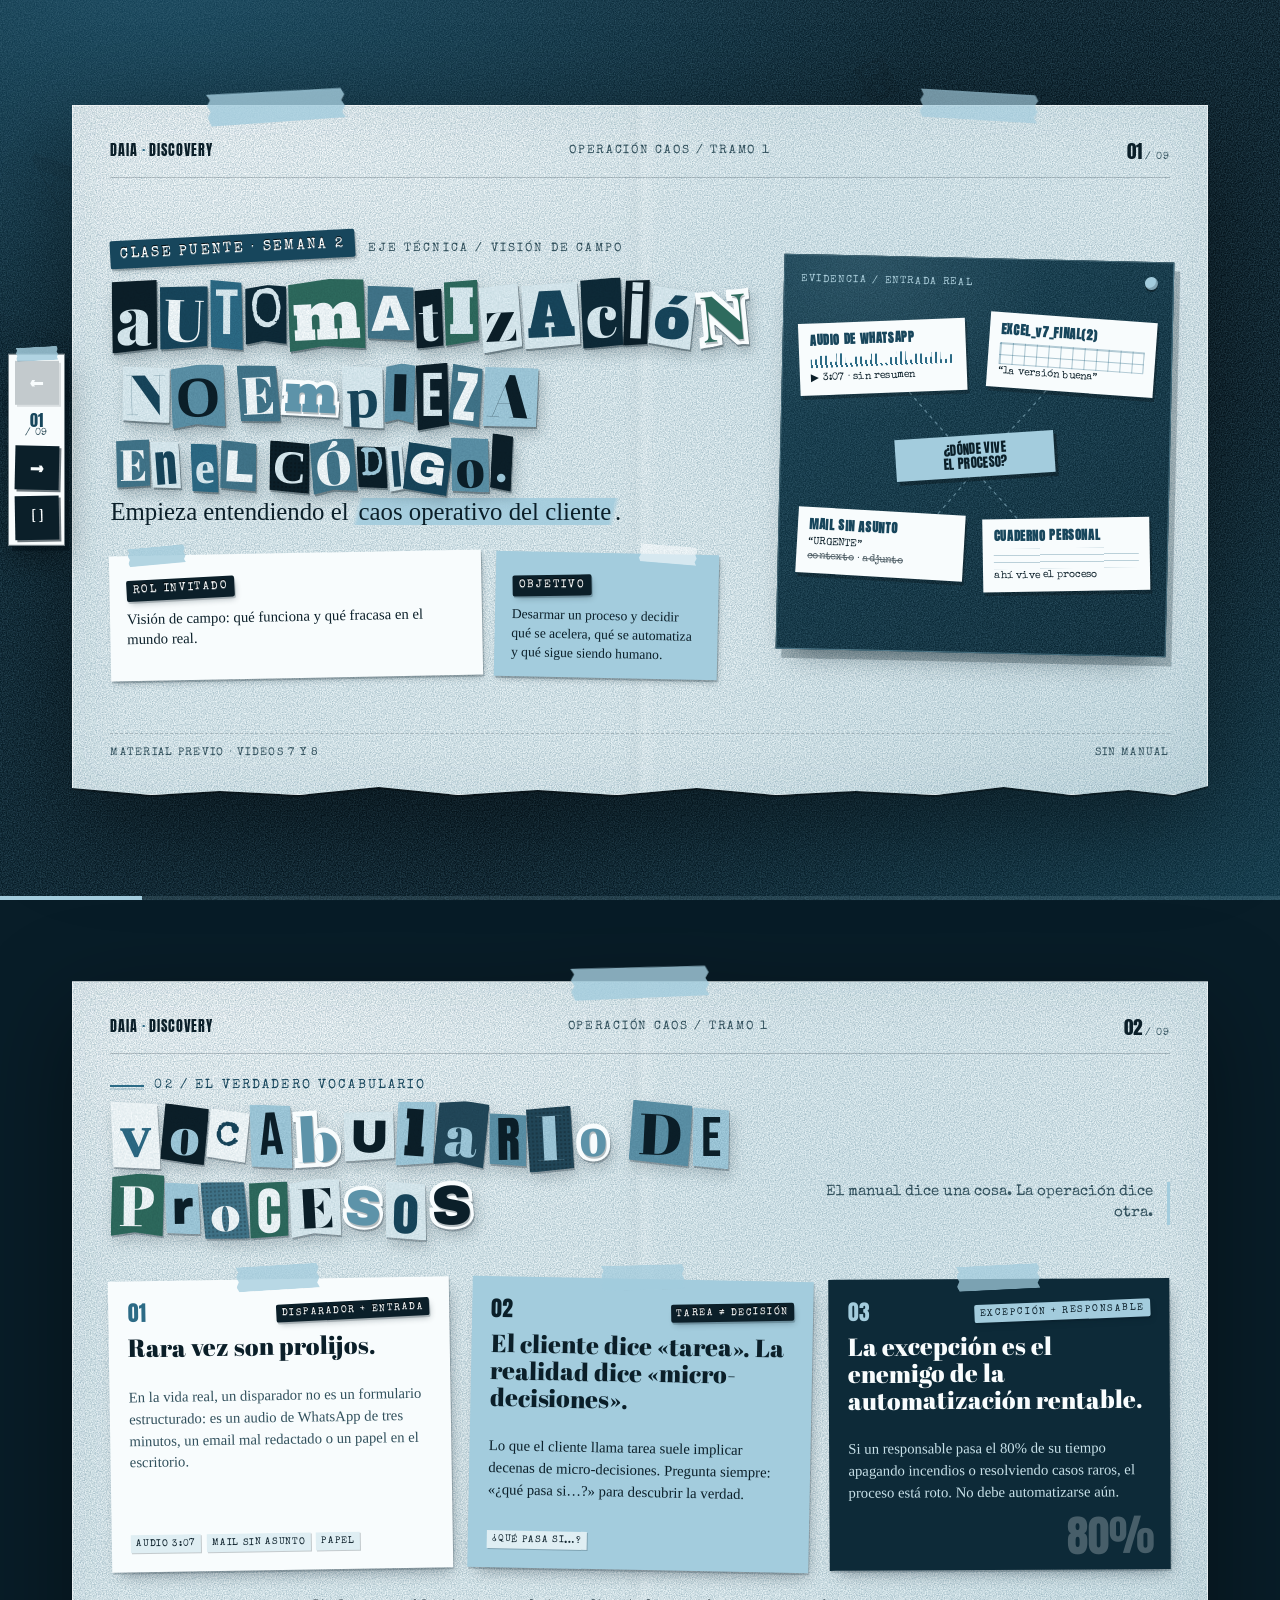
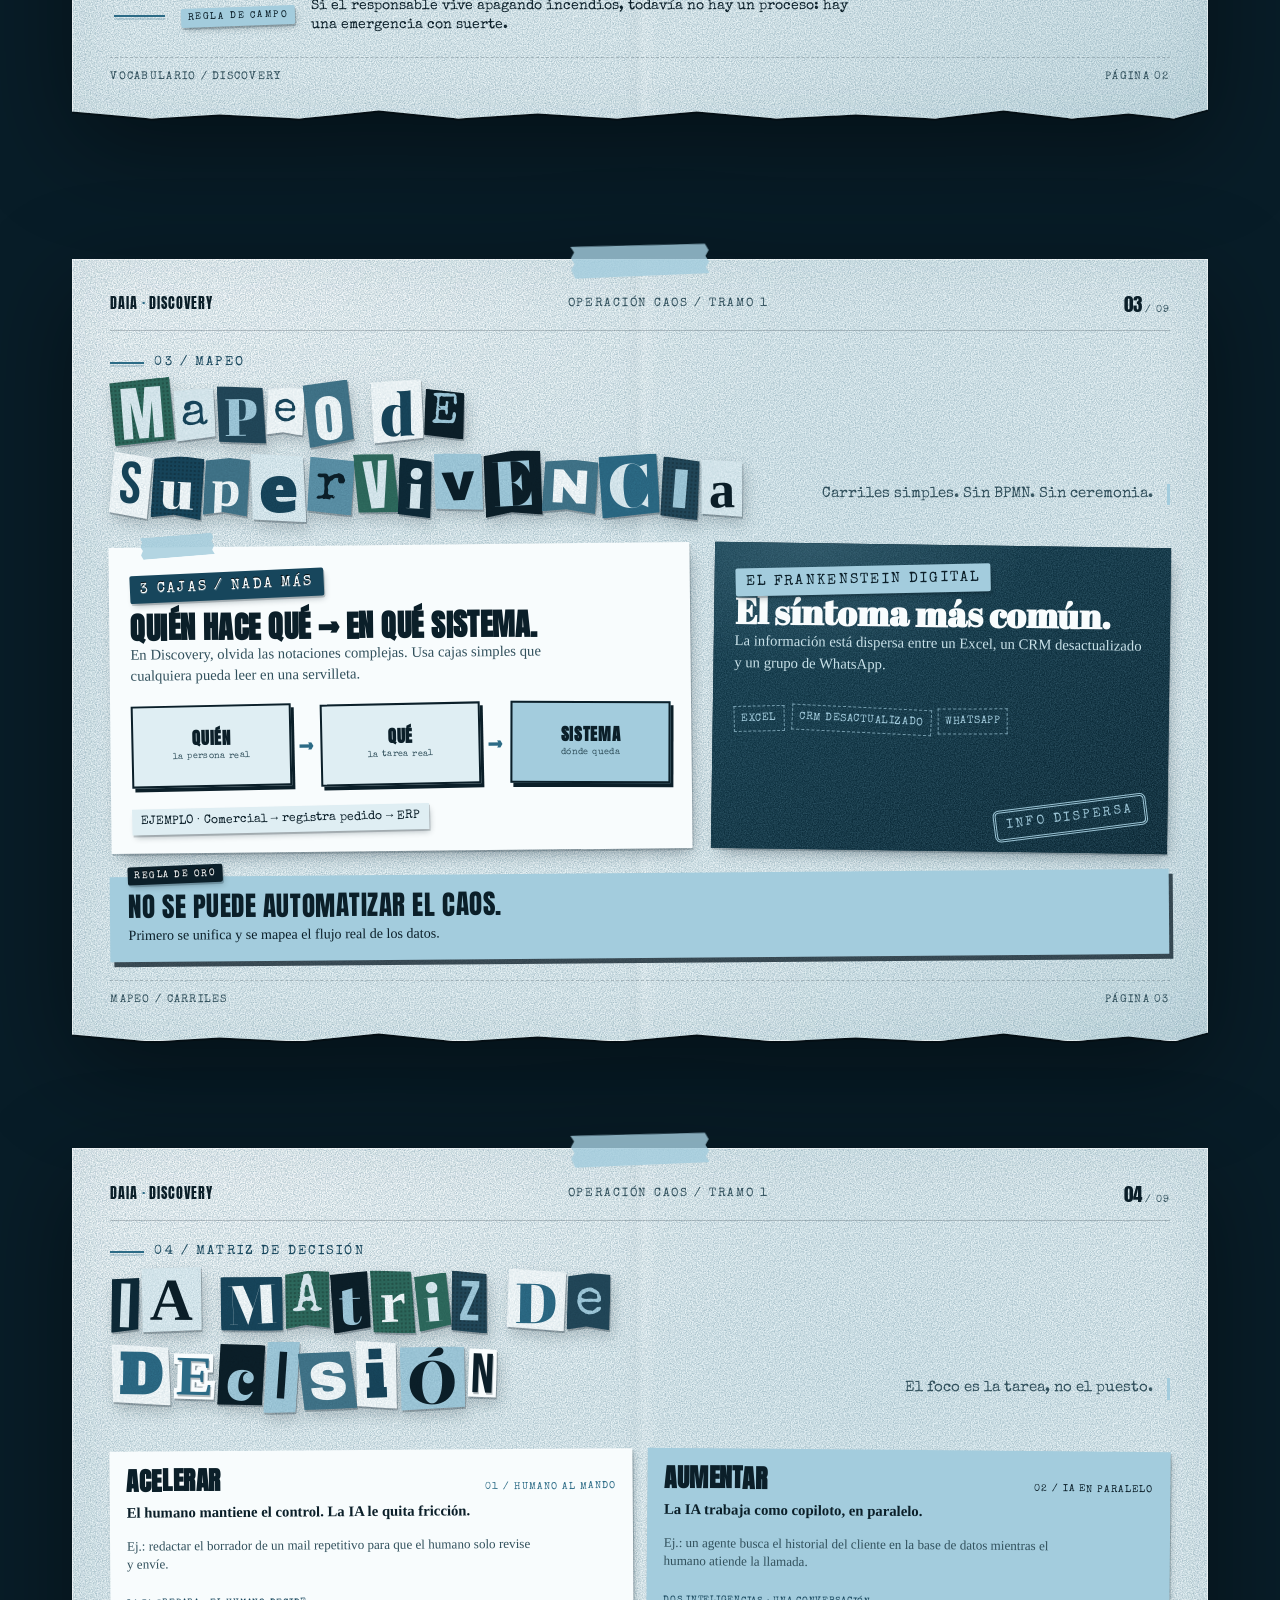
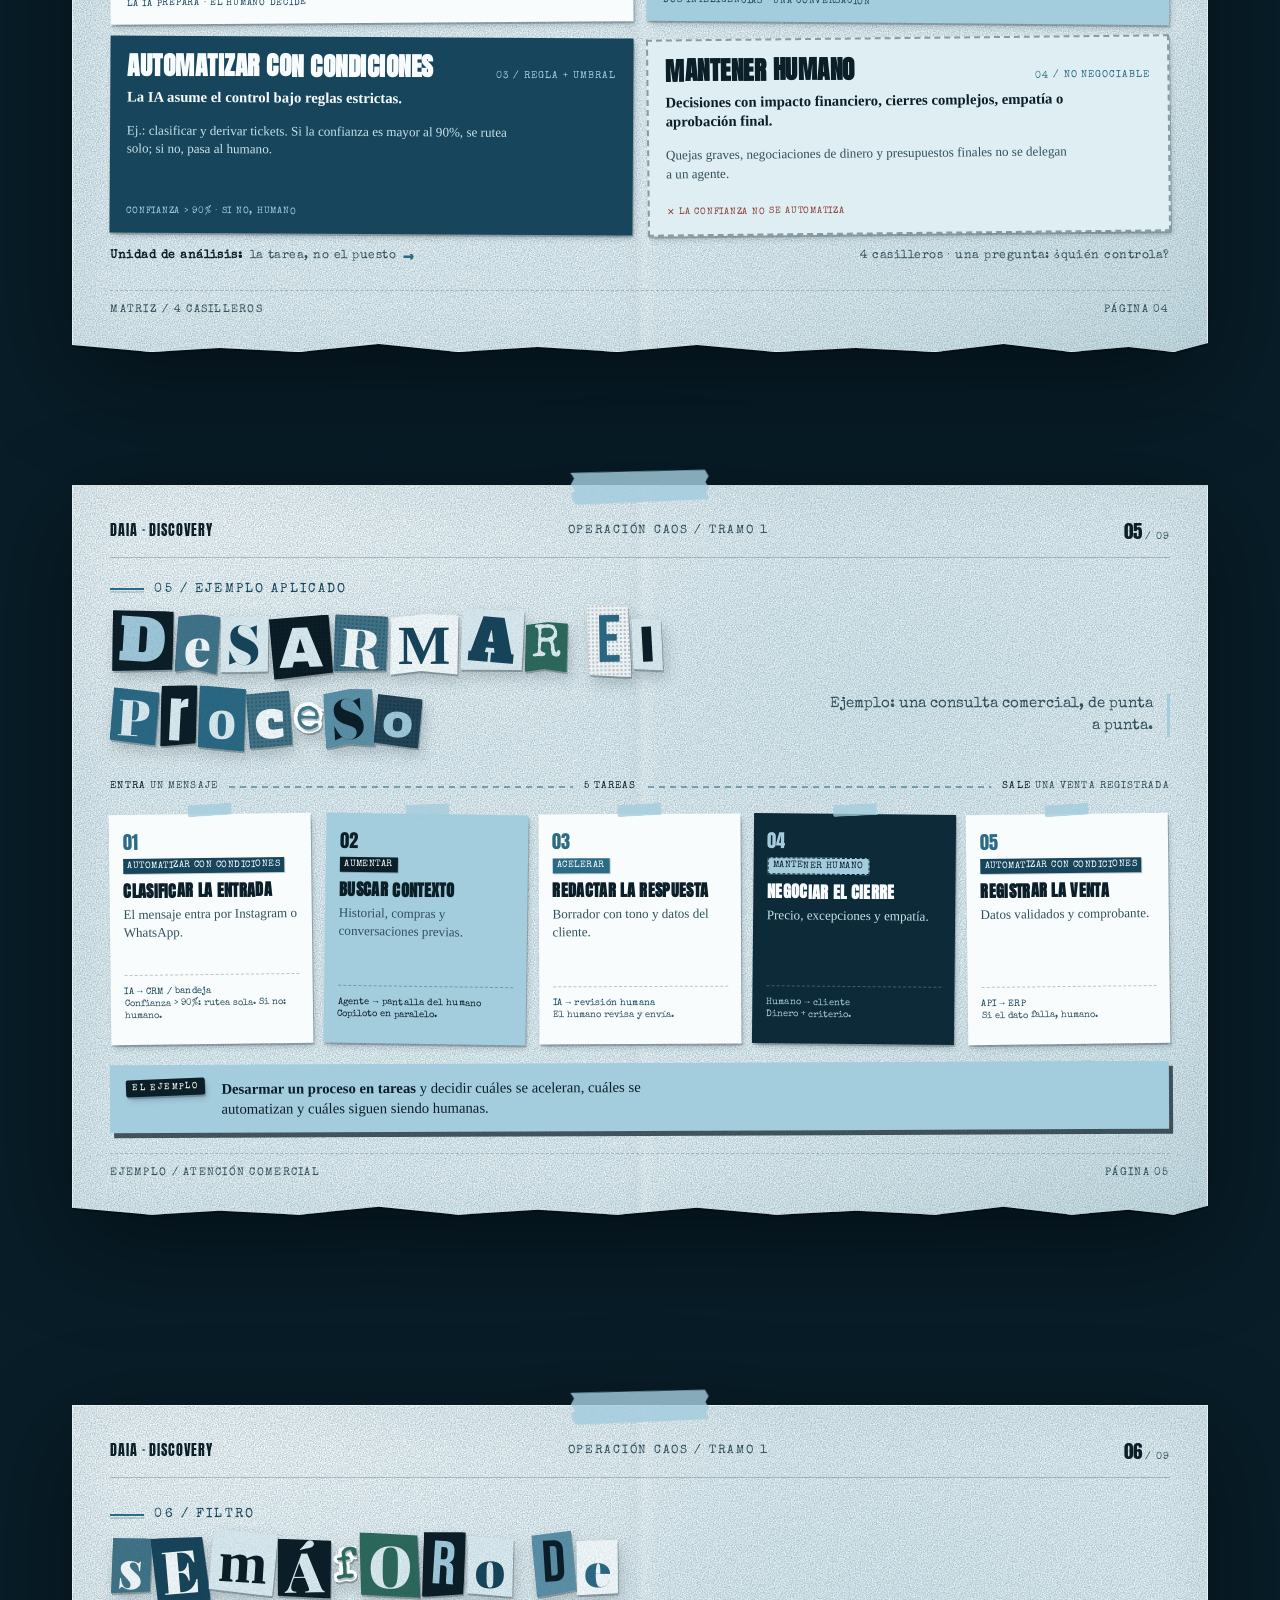
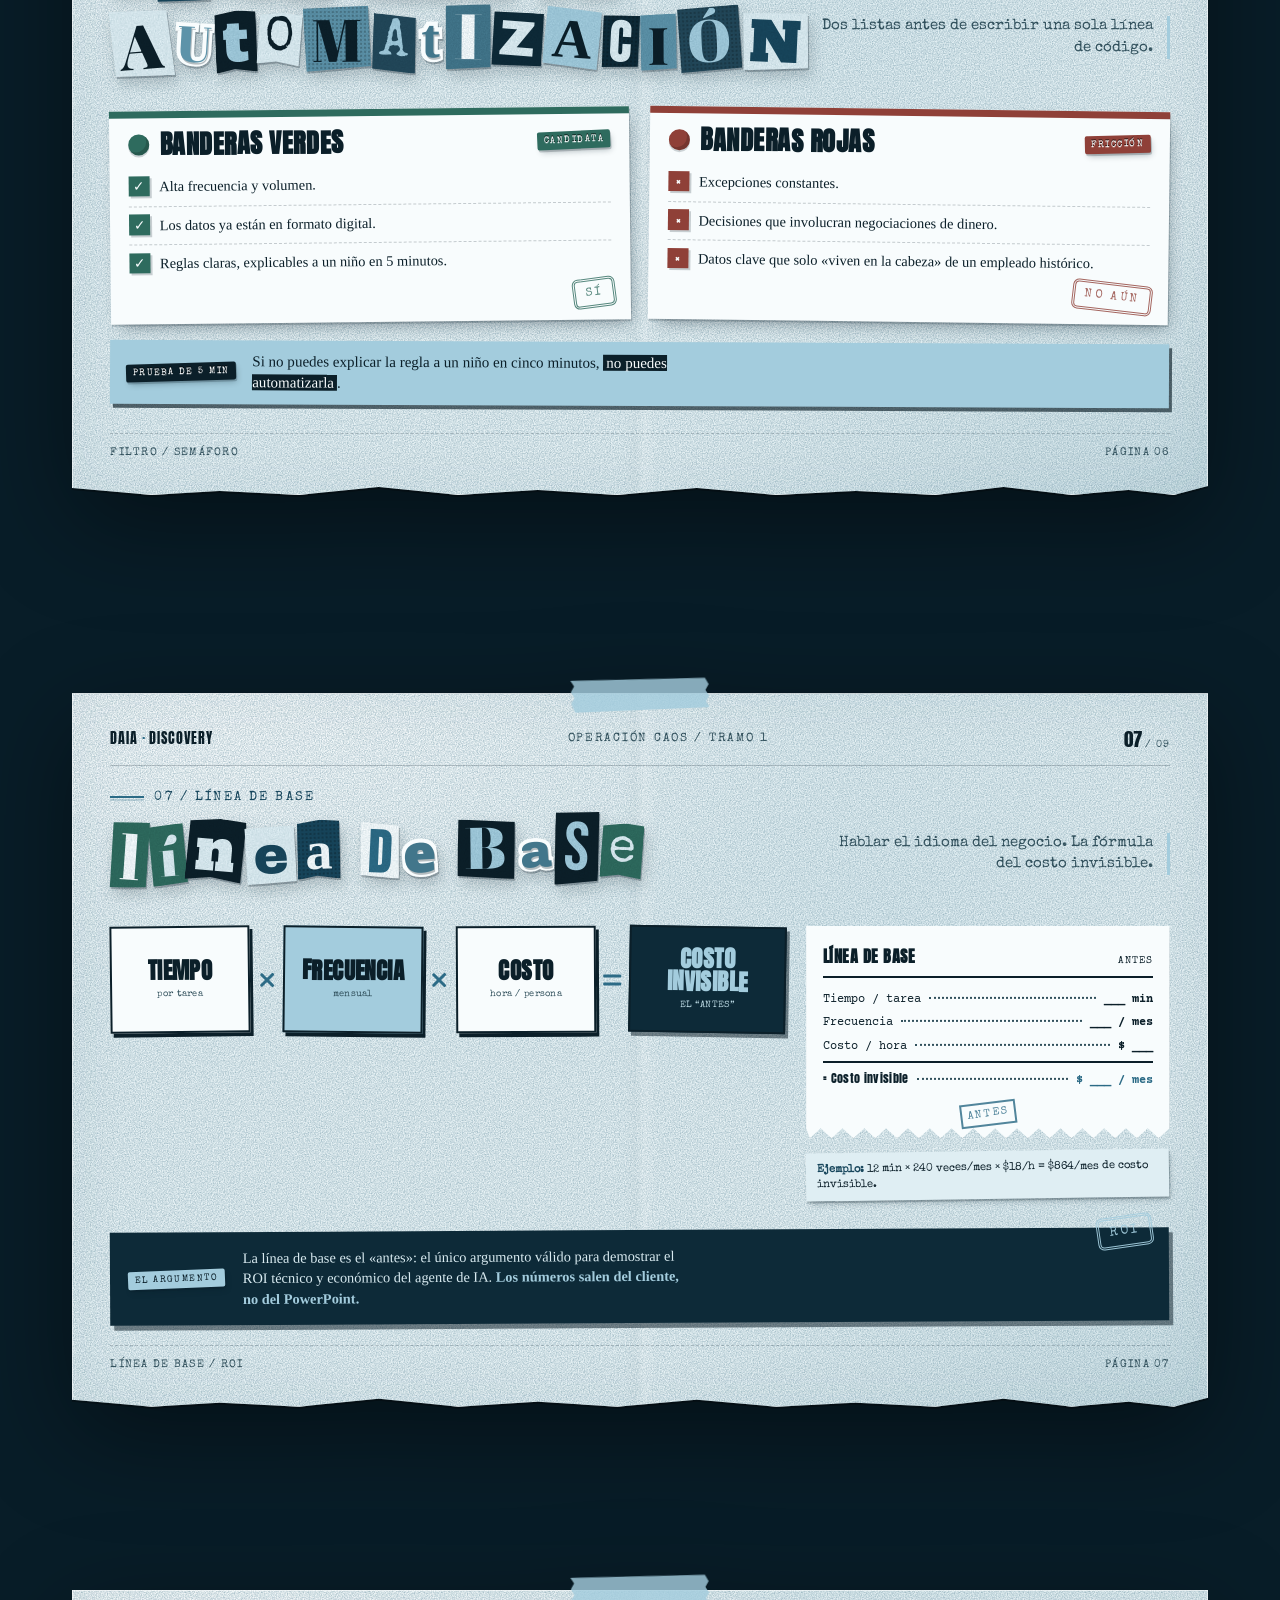
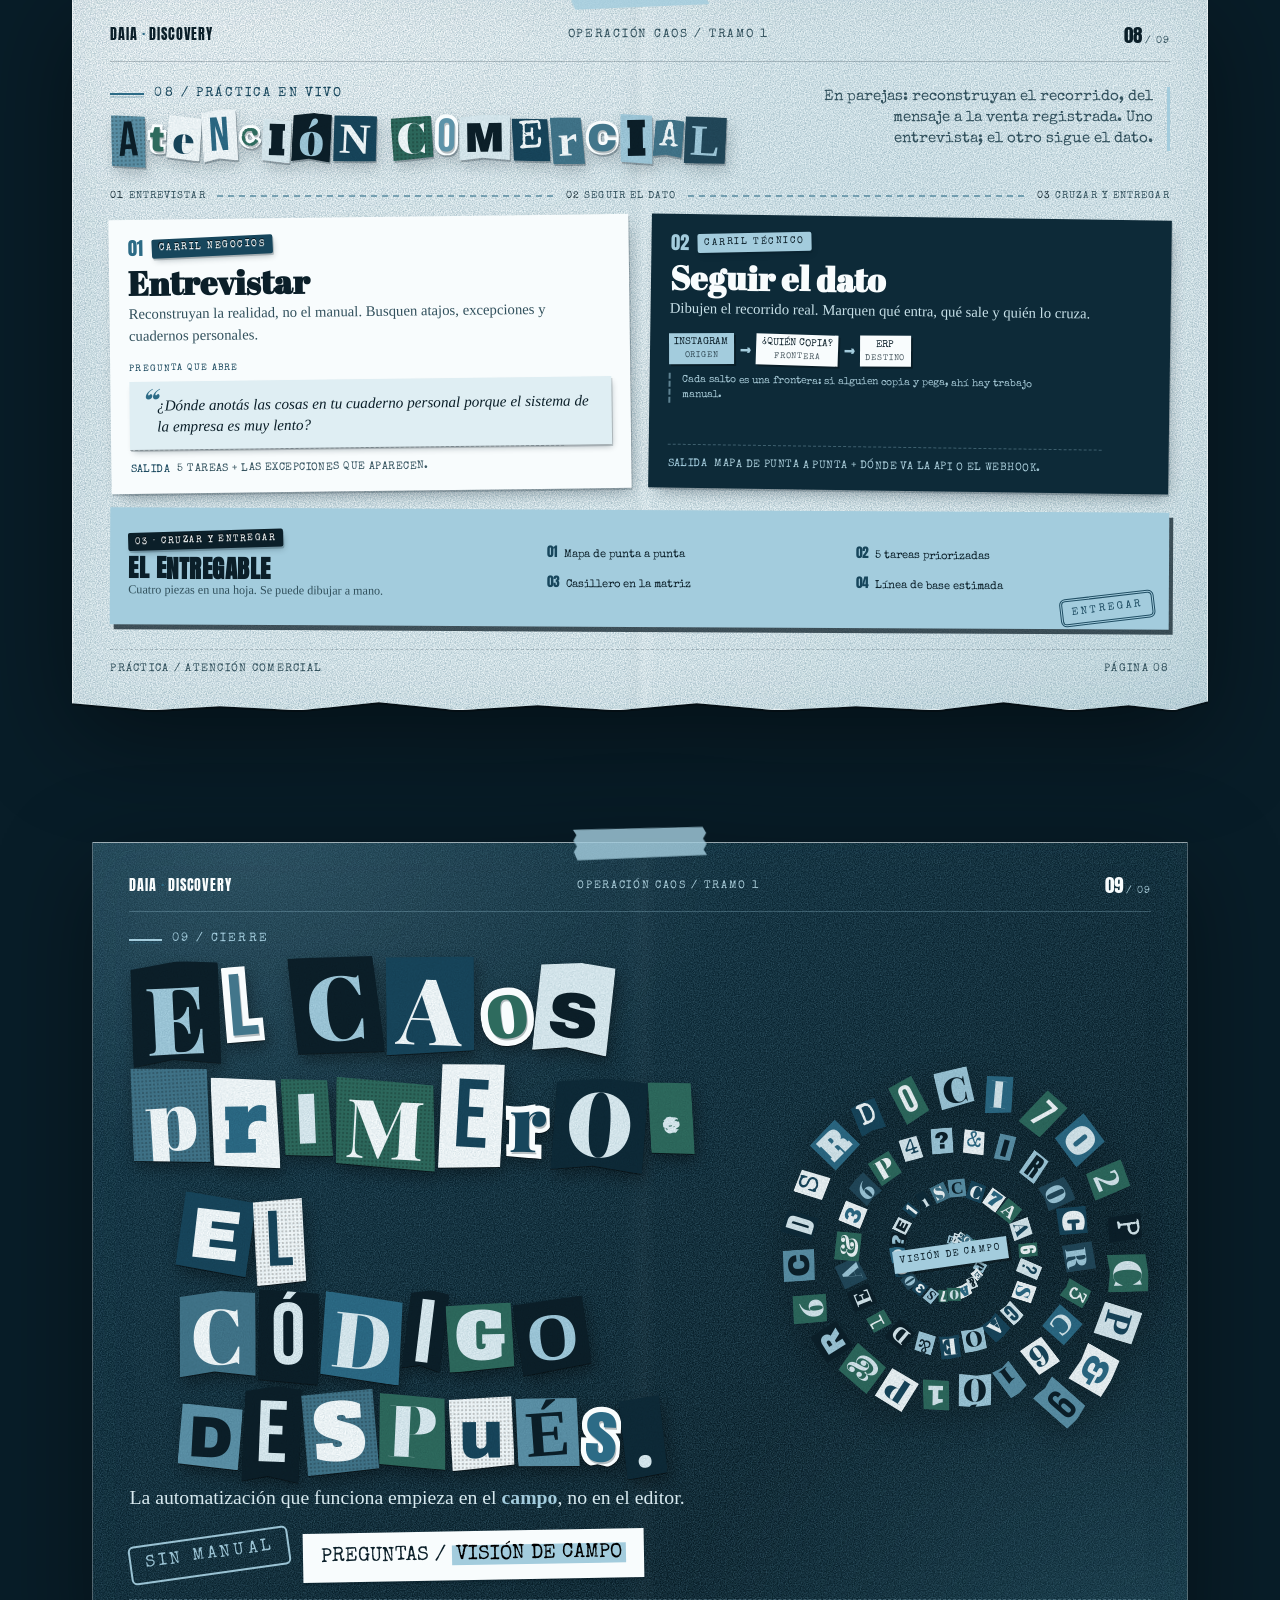
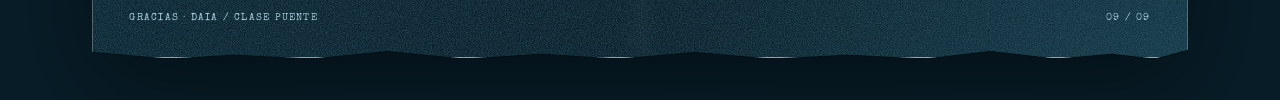
<file: index.html>
<!DOCTYPE html>
<html lang="es">
<head>
  <meta charset="utf-8">
  <meta name="viewport" content="width=device-width, initial-scale=1">
  <meta name="description" content="Clase puente DAIA · Discovery: la automatización no empieza en el código, empieza entendiendo el caos operativo del cliente.">
  <title>Operación Caos · La automatización no empieza en el código</title>
  <link rel="icon" href="assets/favicon.svg" type="image/svg+xml">

  <link rel="preconnect" href="https://fonts.googleapis.com">
  <link rel="preconnect" href="https://fonts.gstatic.com" crossorigin>
  <link href="https://fonts.googleapis.com/css2?family=Abril+Fatface&family=Alfa+Slab+One&family=Anton&family=Archivo+Black&family=Bebas+Neue&family=Bodoni+Moda:opsz,wght@6..96,900&family=Courier+Prime:ital,wght@0,400;0,700&family=Old+Standard+TT:ital,wght@0,400;0,700&family=Playfair+Display:wght@700;900&family=Special+Elite&display=swap" rel="stylesheet">

  <link rel="stylesheet" href="assets/ransom-collage.css">
  <link rel="stylesheet" href="assets/deck.css">
</head>

<body class="rc deck">
  <a class="skip-link" href="#s1">Ir a la presentación</a>
  <div class="deck-bg" aria-hidden="true"></div>

  <main class="deck-main" id="inicio">

    <!-- ===================================================================
         01 · PORTADA
         =================================================================== -->
    <section class="slide" id="s1" aria-labelledby="s1-title">
      <div class="sheet-wrap sheet-wrap--duo">
        <article class="sheet sheet--cover">
          <header class="sheet-meta">
            <span class="meta-brand">DAIA <span>·</span> DISCOVERY</span>
            <span class="meta-mid">OPERACIÓN CAOS / TRAMO 1</span>
            <span class="meta-num">01 <small>/ 09</small></span>
          </header>

          <div class="cover">
            <div class="cover-copy">
              <div class="cover-kicker">
                <span class="rc-label rc-label--blue">CLASE PUENTE · SEMANA 2</span>
                <span>Eje técnica / visión de campo</span>
              </div>

              <h1 class="cover-hero" id="s1-title" aria-label="La automatización no empieza en el código: empieza entendiendo el caos operativo del cliente.">
                <span class="rc-text cover-line" aria-hidden="true" data-ransom data-seed="portada-a" data-tilt="6" data-die=".1" data-upper=".5">Automatización</span>
                <span class="rc-text cover-line" aria-hidden="true" data-ransom data-seed="portada-b" data-tilt="6" data-die=".1" data-upper=".55">no empieza</span>
                <span class="rc-text cover-line" aria-hidden="true" data-ransom data-seed="portada-c" data-tilt="7" data-die=".12" data-upper=".6">en el código.</span>
              </h1>

              <p class="cover-sub">Empieza entendiendo el <span class="rc-marker">caos operativo del cliente</span>.</p>

              <div class="cover-grid">
                <div class="cover-card">
                  <span class="rc-label">ROL INVITADO</span>
                  <p>Visión de campo: qué funciona y qué fracasa en el mundo real.</p>
                </div>
                <div class="cover-card cover-card--objective">
                  <span class="rc-label">OBJETIVO</span>
                  <p>Desarmar un proceso y decidir qué se acelera, qué se automatiza y qué sigue siendo humano.</p>
                </div>
              </div>
            </div>

            <aside class="chaos-board" aria-hidden="true">
              <span class="board-label">EVIDENCIA / ENTRADA REAL</span>
              <svg class="board-web" viewBox="0 0 400 400" preserveAspectRatio="none">
                <path d="M110 88 C150 140, 178 166, 200 200" />
                <path d="M292 82 C252 140, 224 166, 200 200" />
                <path d="M120 300 C156 260, 178 232, 200 200" />
                <path d="M286 306 C252 258, 226 230, 200 200" />
              </svg>

              <div class="scrap scrap--audio">
                <strong>AUDIO DE WHATSAPP</strong>
                <span class="wave"></span>
                <span>▶ 3:07 · sin resumen</span>
              </div>

              <div class="scrap scrap--excel">
                <strong>EXCEL_v7_FINAL(2)</strong>
                <span class="cells"></span>
                <span>“la versión buena”</span>
              </div>

              <div class="scrap scrap--mail">
                <strong>MAIL SIN ASUNTO</strong>
                <span>“URGENTE”</span><br>
                <span class="strike">contexto</span> · <span class="strike">adjunto</span>
              </div>

              <div class="scrap scrap--notebook">
                <strong>CUADERNO PERSONAL</strong>
                <span class="ruled"></span>
                <span>ahí vive el proceso</span>
              </div>

              <span class="board-core">¿Dónde vive<br>el proceso?</span>
            </aside>
          </div>

          <footer class="sheet-foot">
            <span>MATERIAL PREVIO · VIDEOS 7 Y 8</span>
            <span>CLASE PUENTE · EJE TÉCNICA</span>
            <span>SIN MANUAL</span>
          </footer>
        </article>
      </div>
    </section>

    <!-- ===================================================================
         02 · VOCABULARIO
         =================================================================== -->
    <section class="slide" id="s2" aria-labelledby="s2-title">
      <div class="sheet-wrap">
        <article class="sheet">
          <header class="sheet-meta">
            <span class="meta-brand">DAIA <span>·</span> DISCOVERY</span>
            <span class="meta-mid">OPERACIÓN CAOS / TRAMO 1</span>
            <span class="meta-num">02 <small>/ 09</small></span>
          </header>

          <div class="sheet-body">
            <header class="s-head">
              <div>
                <div class="eyebrow">02 / EL VERDADERO VOCABULARIO</div>
                <h2 class="s-title" id="s2-title">
                  <span class="rc-text" data-ransom data-seed="vocabulario" data-tilt="5" data-upper=".55">Vocabulario de procesos</span>
                </h2>
              </div>
              <p class="s-sub">El manual dice una cosa. La operación dice otra.</p>
            </header>

            <div class="concept-grid">
              <article class="concept-card">
                <div class="card-top">
                  <span class="card-index">01</span>
                  <span class="rc-label">DISPARADOR + ENTRADA</span>
                </div>
                <p class="card-quote">Rara vez son prolijos.</p>
                <p class="card-copy">En la vida real, un disparador no es un formulario estructurado: es un audio de WhatsApp de tres minutos, un email mal redactado o un papel en el escritorio.</p>
                <div class="card-chips">
                  <span class="chip">AUDIO 3:07</span>
                  <span class="chip">MAIL SIN ASUNTO</span>
                  <span class="chip">PAPEL</span>
                </div>
              </article>

              <article class="concept-card">
                <div class="card-top">
                  <span class="card-index">02</span>
                  <span class="rc-label">TAREA ≠ DECISIÓN</span>
                </div>
                <p class="card-quote">El cliente dice «tarea». La realidad dice «micro-decisiones».</p>
                <p class="card-copy">Lo que el cliente llama tarea suele implicar decenas de micro-decisiones. Pregunta siempre: «¿qué pasa si…?» para descubrir la verdad.</p>
                <div class="card-chips">
                  <span class="chip">¿QUÉ PASA SI…?</span>
                </div>
              </article>

              <article class="concept-card">
                <div class="card-top">
                  <span class="card-index">03</span>
                  <span class="rc-label">EXCEPCIÓN + RESPONSABLE</span>
                </div>
                <p class="card-quote">La excepción es el enemigo de la automatización rentable.</p>
                <p class="card-copy">Si un responsable pasa el 80% de su tiempo apagando incendios o resolviendo casos raros, el proceso está roto. No debe automatizarse aún.</p>
                <span class="card-big-number" aria-hidden="true">80%</span>
              </article>
            </div>

            <div class="fieldnote">
              <span class="rc-label rc-label--ice">REGLA DE CAMPO</span>
              <p>Si el responsable vive apagando incendios, todavía no hay un proceso: hay una emergencia con suerte.</p>
            </div>
          </div>

          <footer class="sheet-foot">
            <span>VOCABULARIO / DISCOVERY</span>
            <span>EJE TÉCNICA · TRAMO 1</span>
            <span>PÁGINA 02</span>
          </footer>
        </article>
      </div>
    </section>

    <!-- ===================================================================
         03 · MAPEO
         =================================================================== -->
    <section class="slide" id="s3" aria-labelledby="s3-title">
      <div class="sheet-wrap">
        <article class="sheet">
          <header class="sheet-meta">
            <span class="meta-brand">DAIA <span>·</span> DISCOVERY</span>
            <span class="meta-mid">OPERACIÓN CAOS / TRAMO 1</span>
            <span class="meta-num">03 <small>/ 09</small></span>
          </header>

          <div class="sheet-body">
            <header class="s-head">
              <div>
                <div class="eyebrow">03 / MAPEO</div>
                <h2 class="s-title" id="s3-title">
                  <span class="rc-text" data-ransom data-seed="mapeo" data-tilt="5" data-upper=".55">Mapeo de supervivencia</span>
                </h2>
              </div>
              <p class="s-sub">Carriles simples. Sin BPMN. Sin ceremonia.</p>
            </header>

            <div class="map-layout">
              <section class="map-card" aria-label="Mapeo en tres cajas">
                <span class="rc-label rc-label--blue">3 CAJAS / NADA MÁS</span>
                <h3 class="map-heading">Quién hace qué → en qué sistema.</h3>
                <p class="map-copy">En Discovery, olvida las notaciones complejas. Usa cajas simples que cualquiera pueda leer en una servilleta.</p>

                <div class="lane-flow" aria-label="Quién, qué y en qué sistema">
                  <div class="lane-step">
                    <strong>Quién</strong>
                    <small>la persona real</small>
                  </div>
                  <span class="lane-arrow" aria-hidden="true">→</span>
                  <div class="lane-step">
                    <strong>Qué</strong>
                    <small>la tarea real</small>
                  </div>
                  <span class="lane-arrow" aria-hidden="true">→</span>
                  <div class="lane-step">
                    <strong>Sistema</strong>
                    <small>dónde queda</small>
                  </div>
                </div>

                <span class="example-slip">EJEMPLO · Comercial → registra pedido → ERP</span>
              </section>

              <aside class="franken-card" aria-label="El Frankenstein digital">
                <span class="rc-label">EL FRANKENSTEIN DIGITAL</span>
                <h3 class="franken-title">El síntoma más común.</h3>
                <p class="franken-copy">La información está dispersa entre un Excel, un CRM desactualizado y un grupo de WhatsApp.</p>
                <div class="tool-chips" aria-label="Herramientas dispersas">
                  <span class="tool-chip">EXCEL</span>
                  <span class="tool-chip">CRM DESACTUALIZADO</span>
                  <span class="tool-chip">WHATSAPP</span>
                </div>
                <span class="rc-stamp">INFO DISPERSA</span>
              </aside>
            </div>

            <div class="golden-rule">
              <span class="rc-label">REGLA DE ORO</span>
              <p class="rule-big">No se puede automatizar el caos.</p>
              <p class="rule-small">Primero se unifica y se mapea el flujo real de los datos.</p>
            </div>
          </div>

          <footer class="sheet-foot">
            <span>MAPEO / CARRILES</span>
            <span>EJE TÉCNICA · TRAMO 1</span>
            <span>PÁGINA 03</span>
          </footer>
        </article>
      </div>
    </section>

    <!-- ===================================================================
         04 · MATRIZ
         =================================================================== -->
    <section class="slide" id="s4" aria-labelledby="s4-title">
      <div class="sheet-wrap">
        <article class="sheet">
          <header class="sheet-meta">
            <span class="meta-brand">DAIA <span>·</span> DISCOVERY</span>
            <span class="meta-mid">OPERACIÓN CAOS / TRAMO 1</span>
            <span class="meta-num">04 <small>/ 09</small></span>
          </header>

          <div class="sheet-body">
            <header class="s-head">
              <div>
                <div class="eyebrow">04 / MATRIZ DE DECISIÓN</div>
                <h2 class="s-title" id="s4-title">
                  <span class="rc-text" data-ransom data-seed="matriz" data-tilt="5" data-upper=".6">La matriz de decisión</span>
                </h2>
              </div>
              <p class="s-sub">El foco es la tarea, no el puesto.</p>
            </header>

            <div class="matrix">
              <article class="quad">
                <div class="quad-head">
                  <h3>Acelerar</h3>
                  <span class="quad-code">01 / HUMANO AL MANDO</span>
                </div>
                <p class="quad-lead">El humano mantiene el control. La IA le quita fricción.</p>
                <p class="quad-example">Ej.: redactar el borrador de un mail repetitivo para que el humano solo revise y envíe.</p>
                <span class="quad-foot">La IA prepara · el humano decide</span>
              </article>

              <article class="quad">
                <div class="quad-head">
                  <h3>Aumentar</h3>
                  <span class="quad-code">02 / IA EN PARALELO</span>
                </div>
                <p class="quad-lead">La IA trabaja como copiloto, en paralelo.</p>
                <p class="quad-example">Ej.: un agente busca el historial del cliente en la base de datos mientras el humano atiende la llamada.</p>
                <span class="quad-foot">Dos inteligencias · una conversación</span>
              </article>

              <article class="quad">
                <div class="quad-head">
                  <h3>Automatizar con condiciones</h3>
                  <span class="quad-code">03 / REGLA + UMBRAL</span>
                </div>
                <p class="quad-lead">La IA asume el control bajo reglas estrictas.</p>
                <p class="quad-example">Ej.: clasificar y derivar tickets. Si la confianza es mayor al 90%, se rutea solo; si no, pasa al humano.</p>
                <span class="quad-foot">Confianza &gt; 90% · si no, humano</span>
              </article>

              <article class="quad">
                <div class="quad-head">
                  <h3>Mantener humano</h3>
                  <span class="quad-code">04 / NO NEGOCIABLE</span>
                </div>
                <p class="quad-lead">Decisiones con impacto financiero, cierres complejos, empatía o aprobación final.</p>
                <p class="quad-example">Quejas graves, negociaciones de dinero y presupuestos finales no se delegan a un agente.</p>
                <span class="quad-foot">La confianza no se automatiza</span>
              </article>
            </div>

            <div class="matrix-note">
              <span class="axis"><strong>Unidad de análisis:</strong> la tarea, no el puesto</span>
              <span>4 casilleros · una pregunta: ¿quién controla?</span>
            </div>
          </div>

          <footer class="sheet-foot">
            <span>MATRIZ / 4 CASILLEROS</span>
            <span>EJE TÉCNICA · TRAMO 1</span>
            <span>PÁGINA 04</span>
          </footer>
        </article>
      </div>
    </section>

    <!-- ===================================================================
         05 · EJEMPLO APLICADO
         =================================================================== -->
    <section class="slide" id="s5" aria-labelledby="s5-title">
      <div class="sheet-wrap">
        <article class="sheet">
          <header class="sheet-meta">
            <span class="meta-brand">DAIA <span>·</span> DISCOVERY</span>
            <span class="meta-mid">OPERACIÓN CAOS / TRAMO 1</span>
            <span class="meta-num">05 <small>/ 09</small></span>
          </header>

          <div class="sheet-body">
            <header class="s-head">
              <div>
                <div class="eyebrow">05 / EJEMPLO APLICADO</div>
                <h2 class="s-title" id="s5-title">
                  <span class="rc-text" data-ransom data-seed="ejemplo-proceso" data-tilt="5" data-upper=".55">Desarmar el proceso</span>
                </h2>
              </div>
              <p class="s-sub">Ejemplo: una consulta comercial, de punta a punta.</p>
            </header>

            <div class="process-rail" aria-hidden="true">
              <span><strong>ENTRA</strong> un mensaje</span>
              <span class="rail-line"></span>
              <span><strong>5 TAREAS</strong></span>
              <span class="rail-line"></span>
              <span><strong>SALE</strong> una venta registrada</span>
            </div>

            <div class="task-grid">
              <article class="task-card">
                <span class="task-num">01</span>
                <span class="task-tag task-tag--auto">Automatizar con condiciones</span>
                <h3>Clasificar la entrada</h3>
                <p class="task-desc">El mensaje entra por Instagram o WhatsApp.</p>
                <span class="task-where">IA → CRM / bandeja</span>
                <p class="task-why">Confianza &gt; 90%: rutea sola. Si no: humano.</p>
              </article>

              <article class="task-card">
                <span class="task-num">02</span>
                <span class="task-tag task-tag--aug">Aumentar</span>
                <h3>Buscar contexto</h3>
                <p class="task-desc">Historial, compras y conversaciones previas.</p>
                <span class="task-where">Agente → pantalla del humano</span>
                <p class="task-why">Copiloto en paralelo.</p>
              </article>

              <article class="task-card">
                <span class="task-num">03</span>
                <span class="task-tag task-tag--acc">Acelerar</span>
                <h3>Redactar la respuesta</h3>
                <p class="task-desc">Borrador con tono y datos del cliente.</p>
                <span class="task-where">IA → revisión humana</span>
                <p class="task-why">El humano revisa y envía.</p>
              </article>

              <article class="task-card">
                <span class="task-num">04</span>
                <span class="task-tag task-tag--human">Mantener humano</span>
                <h3>Negociar el cierre</h3>
                <p class="task-desc">Precio, excepciones y empatía.</p>
                <span class="task-where">Humano → cliente</span>
                <p class="task-why">Dinero + criterio.</p>
              </article>

              <article class="task-card">
                <span class="task-num">05</span>
                <span class="task-tag task-tag--auto">Automatizar con condiciones</span>
                <h3>Registrar la venta</h3>
                <p class="task-desc">Datos validados y comprobante.</p>
                <span class="task-where">API → ERP</span>
                <p class="task-why">Si el dato falla, humano.</p>
              </article>
            </div>

            <div class="example-band">
              <span class="rc-label">EL EJEMPLO</span>
              <p><strong>Desarmar un proceso en tareas</strong> y decidir cuáles se aceleran, cuáles se automatizan y cuáles siguen siendo humanas.</p>
            </div>
          </div>

          <footer class="sheet-foot">
            <span>EJEMPLO / ATENCIÓN COMERCIAL</span>
            <span>EJE TÉCNICA · TRAMO 1</span>
            <span>PÁGINA 05</span>
          </footer>
        </article>
      </div>
    </section>

    <!-- ===================================================================
         06 · SEMÁFORO
         =================================================================== -->
    <section class="slide" id="s6" aria-labelledby="s6-title">
      <div class="sheet-wrap">
        <article class="sheet">
          <header class="sheet-meta">
            <span class="meta-brand">DAIA <span>·</span> DISCOVERY</span>
            <span class="meta-mid">OPERACIÓN CAOS / TRAMO 1</span>
            <span class="meta-num">06 <small>/ 09</small></span>
          </header>

          <div class="sheet-body">
            <header class="s-head">
              <div>
                <div class="eyebrow">06 / FILTRO</div>
                <h2 class="s-title" id="s6-title">
                  <span class="rc-text" data-ransom data-seed="semaforo" data-tilt="5" data-upper=".55">Semáforo de automatización</span>
                </h2>
              </div>
              <p class="s-sub">Dos listas antes de escribir una sola línea de código.</p>
            </header>

            <div class="traffic">
              <section class="signal signal--go" aria-labelledby="go-title">
                <div class="signal-head">
                  <span class="signal-dot" aria-hidden="true"></span>
                  <h3 id="go-title">Banderas verdes</h3>
                  <span class="rc-label">CANDIDATA</span>
                </div>
                <ul>
                  <li>Alta frecuencia y volumen.</li>
                  <li>Los datos ya están en formato digital.</li>
                  <li>Reglas claras, explicables a un niño en 5 minutos.</li>
                </ul>
                <span class="rc-stamp" aria-hidden="true">SÍ</span>
              </section>

              <section class="signal signal--stop" aria-labelledby="stop-title">
                <div class="signal-head">
                  <span class="signal-dot" aria-hidden="true"></span>
                  <h3 id="stop-title">Banderas rojas</h3>
                  <span class="rc-label">FRICCIÓN</span>
                </div>
                <ul>
                  <li>Excepciones constantes.</li>
                  <li>Decisiones que involucran negociaciones de dinero.</li>
                  <li>Datos clave que solo «viven en la cabeza» de un empleado histórico.</li>
                </ul>
                <span class="rc-stamp" aria-hidden="true">NO AÚN</span>
              </section>
            </div>

            <div class="filter-note">
              <span class="rc-label">PRUEBA DE 5 MIN</span>
              <p>Si no puedes explicar la regla a un niño en cinco minutos, <mark>no puedes automatizarla</mark>.</p>
            </div>
          </div>

          <footer class="sheet-foot">
            <span>FILTRO / SEMÁFORO</span>
            <span>EJE TÉCNICA · TRAMO 1</span>
            <span>PÁGINA 06</span>
          </footer>
        </article>
      </div>
    </section>

    <!-- ===================================================================
         07 · LÍNEA DE BASE
         =================================================================== -->
    <section class="slide" id="s7" aria-labelledby="s7-title">
      <div class="sheet-wrap">
        <article class="sheet">
          <header class="sheet-meta">
            <span class="meta-brand">DAIA <span>·</span> DISCOVERY</span>
            <span class="meta-mid">OPERACIÓN CAOS / TRAMO 1</span>
            <span class="meta-num">07 <small>/ 09</small></span>
          </header>

          <div class="sheet-body">
            <header class="s-head">
              <div>
                <div class="eyebrow">07 / LÍNEA DE BASE</div>
                <h2 class="s-title" id="s7-title">
                  <span class="rc-text" data-ransom data-seed="linea-base" data-tilt="5" data-upper=".55">Línea de base</span>
                </h2>
              </div>
              <p class="s-sub">Hablar el idioma del negocio. La fórmula del costo invisible.</p>
            </header>

            <div class="baseline">
              <div class="formula" aria-label="Fórmula: tiempo por tarea, por frecuencia mensual, por costo hora de la persona, igual a costo invisible">
                <div class="formula-part f-time">
                  <strong>Tiempo</strong>
                  <small>por tarea</small>
                </div>
                <span class="formula-op formula-op--times" aria-hidden="true">×</span>
                <div class="formula-part f-freq">
                  <strong>Frecuencia</strong>
                  <small>mensual</small>
                </div>
                <span class="formula-op formula-op--times" aria-hidden="true">×</span>
                <div class="formula-part f-cost">
                  <strong>Costo</strong>
                  <small>hora / persona</small>
                </div>
                <span class="formula-op formula-op--eq" aria-hidden="true">=</span>
                <div class="formula-result">
                  <strong>Costo<br>invisible</strong>
                  <small>EL “ANTES”</small>
                </div>
              </div>

              <div class="baseline-side">
                <div class="rc-ticket">
                  <div class="ticket-head">
                    <strong>Línea de base</strong>
                    <span>ANTES</span>
                  </div>
                  <dl>
                    <div class="row"><dt>Tiempo / tarea</dt><dd>___ min</dd></div>
                    <div class="row"><dt>Frecuencia</dt><dd>___ / mes</dd></div>
                    <div class="row"><dt>Costo / hora</dt><dd>$ ___</dd></div>
                    <div class="row ticket-total"><dt>= Costo invisible</dt><dd>$ ___ / mes</dd></div>
                  </dl>
                  <span class="ticket-stamp" aria-hidden="true">ANTES</span>
                </div>

                <p class="example-note"><strong>Ejemplo:</strong> 12 min × 240 veces/mes × $18/h = $864/mes de costo invisible.</p>
              </div>
            </div>

            <div class="roi-band">
              <span class="rc-label">EL ARGUMENTO</span>
              <p>La línea de base es el «antes»: el único argumento válido para demostrar el ROI técnico y económico del agente de IA. <strong>Los números salen del cliente, no del PowerPoint.</strong></p>
              <span class="rc-stamp" aria-hidden="true">ROI</span>
            </div>
          </div>

          <footer class="sheet-foot">
            <span>LÍNEA DE BASE / ROI</span>
            <span>EJE TÉCNICA · TRAMO 1</span>
            <span>PÁGINA 07</span>
          </footer>
        </article>
      </div>
    </section>

    <!-- ===================================================================
         08 · PRÁCTICA EN VIVO
         =================================================================== -->
    <section class="slide" id="s8" aria-labelledby="s8-title">
      <div class="sheet-wrap">
        <article class="sheet">
          <header class="sheet-meta">
            <span class="meta-brand">DAIA <span>·</span> DISCOVERY</span>
            <span class="meta-mid">OPERACIÓN CAOS / TRAMO 1</span>
            <span class="meta-num">08 <small>/ 09</small></span>
          </header>

          <div class="sheet-body">
            <header class="s-head">
              <div>
                <div class="eyebrow">08 / PRÁCTICA EN VIVO</div>
                <h2 class="s-title s-title--compact" id="s8-title">
                  <span class="rc-text" data-ransom data-seed="practica" data-tilt="5" data-upper=".55">Atención comercial</span>
                </h2>
              </div>
              <p class="s-sub">En parejas: reconstruyan el recorrido, del mensaje a la venta registrada. Uno entrevista; el otro sigue el dato.</p>
            </header>

            <div class="process-rail practice-rail" aria-hidden="true">
              <span><strong>01</strong> ENTREVISTAR</span>
              <span class="rail-line"></span>
              <span><strong>02</strong> SEGUIR EL DATO</span>
              <span class="rail-line"></span>
              <span><strong>03</strong> CRUZAR Y ENTREGAR</span>
            </div>

            <div class="practice-grid">
              <article class="lane-card">
                <div class="lane-top">
                  <span class="lane-index">01</span>
                  <span class="rc-label rc-label--blue">CARRIL NEGOCIOS</span>
                </div>
                <h3>Entrevistar</h3>
                <p>Reconstruyan la realidad, no el manual. Busquen atajos, excepciones y cuadernos personales.</p>
                <div class="lane-prompt">
                  <span>PREGUNTA QUE ABRE</span>
                  <blockquote class="lane-quote">¿Dónde anotás las cosas en tu cuaderno personal porque el sistema de la empresa es muy lento?</blockquote>
                </div>
                <p class="lane-out"><strong>SALIDA</strong> 5 tareas + las excepciones que aparecen.</p>
              </article>

              <article class="lane-card lane-card--dark">
                <div class="lane-top">
                  <span class="lane-index">02</span>
                  <span class="rc-label">CARRIL TÉCNICO</span>
                </div>
                <h3>Seguir el dato</h3>
                <p>Dibujen el recorrido real. Marquen qué entra, qué sale y quién lo cruza.</p>
                <div class="data-flow" aria-label="El dato nace en Instagram, pasa por una persona que copia y termina en el ERP">
                  <span class="data-node">INSTAGRAM<small>ORIGEN</small></span>
                  <span class="data-arrow" aria-hidden="true">→</span>
                  <span class="data-node">¿QUIÉN COPIA?<small>FRONTERA</small></span>
                  <span class="data-arrow" aria-hidden="true">→</span>
                  <span class="data-node">ERP<small>DESTINO</small></span>
                </div>
                <p class="lane-tip">Cada salto es una frontera: si alguien copia y pega, ahí hay trabajo manual.</p>
                <p class="lane-out"><strong>SALIDA</strong> mapa de punta a punta + dónde va la API o el webhook.</p>
              </article>
            </div>

            <div class="deliverable">
              <div class="deliverable-head">
                <span class="rc-label">03 · CRUZAR Y ENTREGAR</span>
                <h3>El entregable</h3>
                <p class="deliverable-hint">Cuatro piezas en una hoja. Se puede dibujar a mano.</p>
              </div>
              <ul class="deliverable-list">
                <li><span class="d-num">01</span> Mapa de punta a punta</li>
                <li><span class="d-num">02</span> 5 tareas priorizadas</li>
                <li><span class="d-num">03</span> Casillero en la matriz</li>
                <li><span class="d-num">04</span> Línea de base estimada</li>
              </ul>
              <span class="rc-stamp" aria-hidden="true">ENTREGAR</span>
            </div>
          </div>

          <footer class="sheet-foot">
            <span>PRÁCTICA / ATENCIÓN COMERCIAL</span>
            <span>EJE TÉCNICA · TRAMO 1</span>
            <span>PÁGINA 08</span>
          </footer>
        </article>
      </div>
    </section>

    <!-- ===================================================================
         09 · CIERRE
         =================================================================== -->
    <section class="slide" id="s9" aria-labelledby="s9-title">
      <div class="sheet-wrap">
        <article class="sheet sheet--end">
          <header class="sheet-meta">
            <span class="meta-brand">DAIA <span>·</span> DISCOVERY</span>
            <span class="meta-mid">OPERACIÓN CAOS / TRAMO 1</span>
            <span class="meta-num">09 <small>/ 09</small></span>
          </header>

          <div class="end-layout">
            <div class="end-copy">
              <div class="eyebrow">09 / CIERRE</div>

              <h2 class="end-hero" id="s9-title" aria-label="El caos primero. El código después.">
                <span class="rc-text" aria-hidden="true" data-ransom data-seed="cierre-a" data-tilt="7" data-die=".12" data-upper=".7">El caos primero.</span>
                <span class="rc-text" aria-hidden="true" data-ransom data-seed="cierre-b" data-tilt="7" data-die=".12" data-upper=".7">El código después.</span>
              </h2>

              <p class="end-sub">La automatización que funciona empieza en el <strong>campo</strong>, no en el editor.</p>

              <div class="end-tags">
                <span class="rc-stamp">SIN MANUAL</span>
                <span class="rc-slip">PREGUNTAS / <mark>VISIÓN DE CAMPO</mark></span>
              </div>
            </div>

            <div class="end-orbit" aria-hidden="true">
              <div data-spiral></div>
            </div>
          </div>

          <footer class="sheet-foot">
            <span>GRACIAS · DAIA / CLASE PUENTE</span>
            <span>TRAMO 1 · SEMANA 2</span>
            <span>09 / 09</span>
          </footer>
        </article>
      </div>
    </section>

  </main>

  <nav class="deck-nav" aria-label="Navegación de la presentación">
    <button class="nav-btn" type="button" data-prev aria-label="Diapositiva anterior" title="Anterior (←)">←</button>
    <span class="nav-count" aria-live="polite"><strong data-current>01</strong><span>/ 09</span></span>
    <button class="nav-btn" type="button" data-next aria-label="Diapositiva siguiente" title="Siguiente (→)">→</button>
    <span class="nav-hint" aria-hidden="true">← → · F</span>
    <button class="nav-btn nav-btn--full" type="button" data-fullscreen aria-label="Pantalla completa" title="Pantalla completa (F)">[ ]</button>
  </nav>

  <div class="deck-progress" aria-hidden="true"><span data-progress></span></div>

  <script src="assets/ransom-global.js" defer></script>
  <script src="assets/deck.js" defer></script>
</body>
</html>
</file>
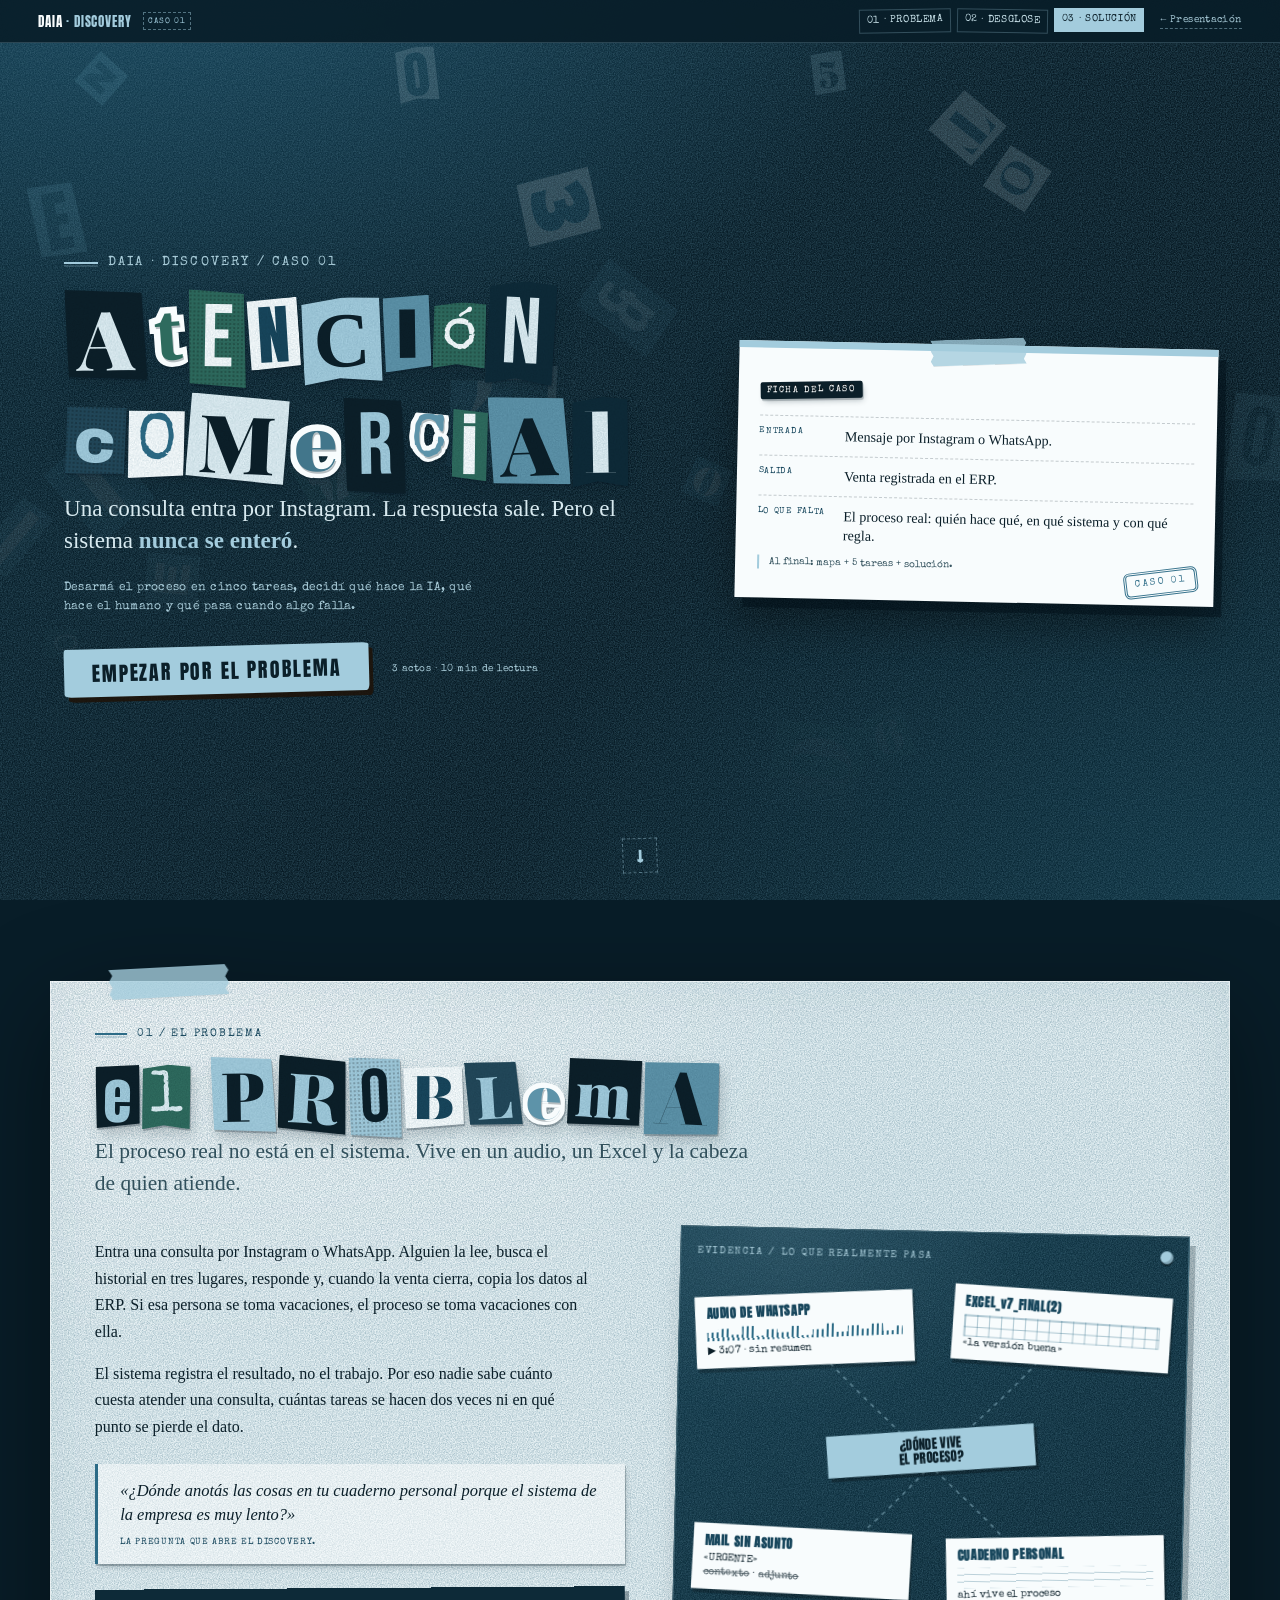
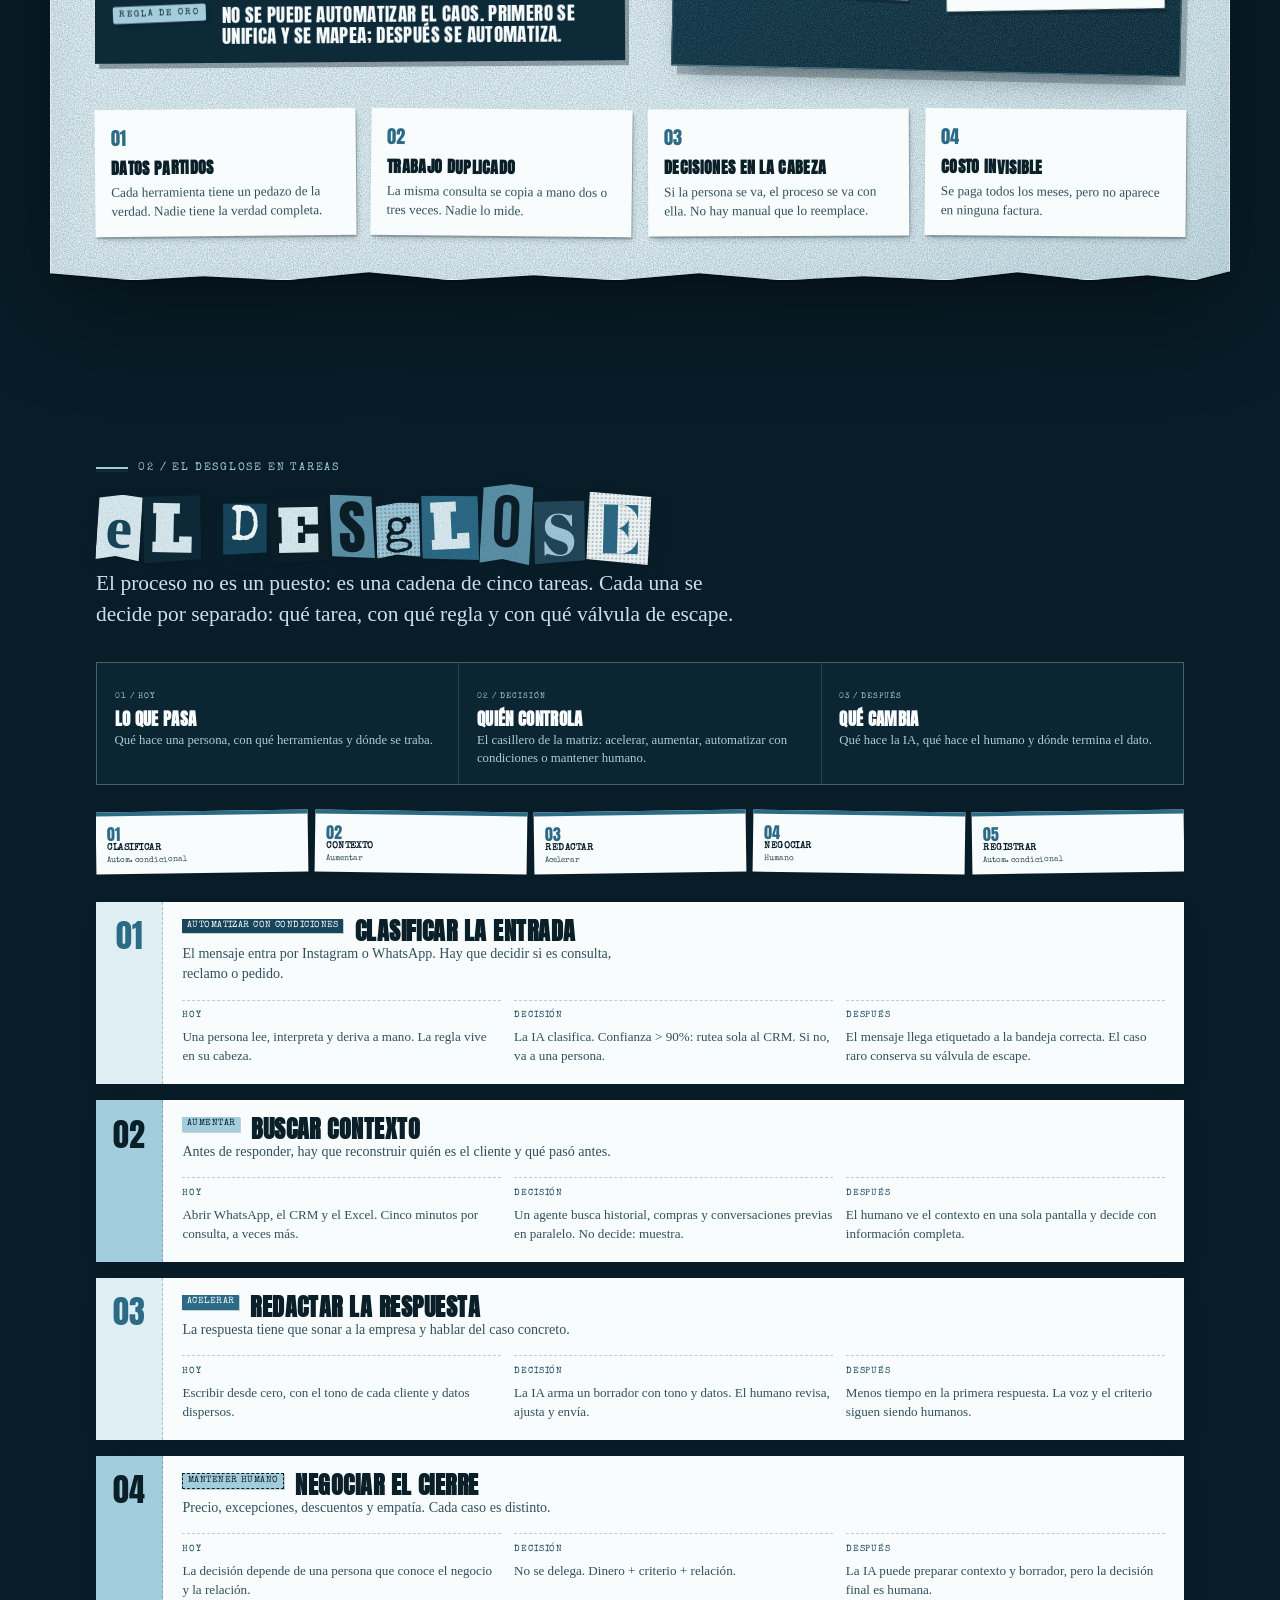
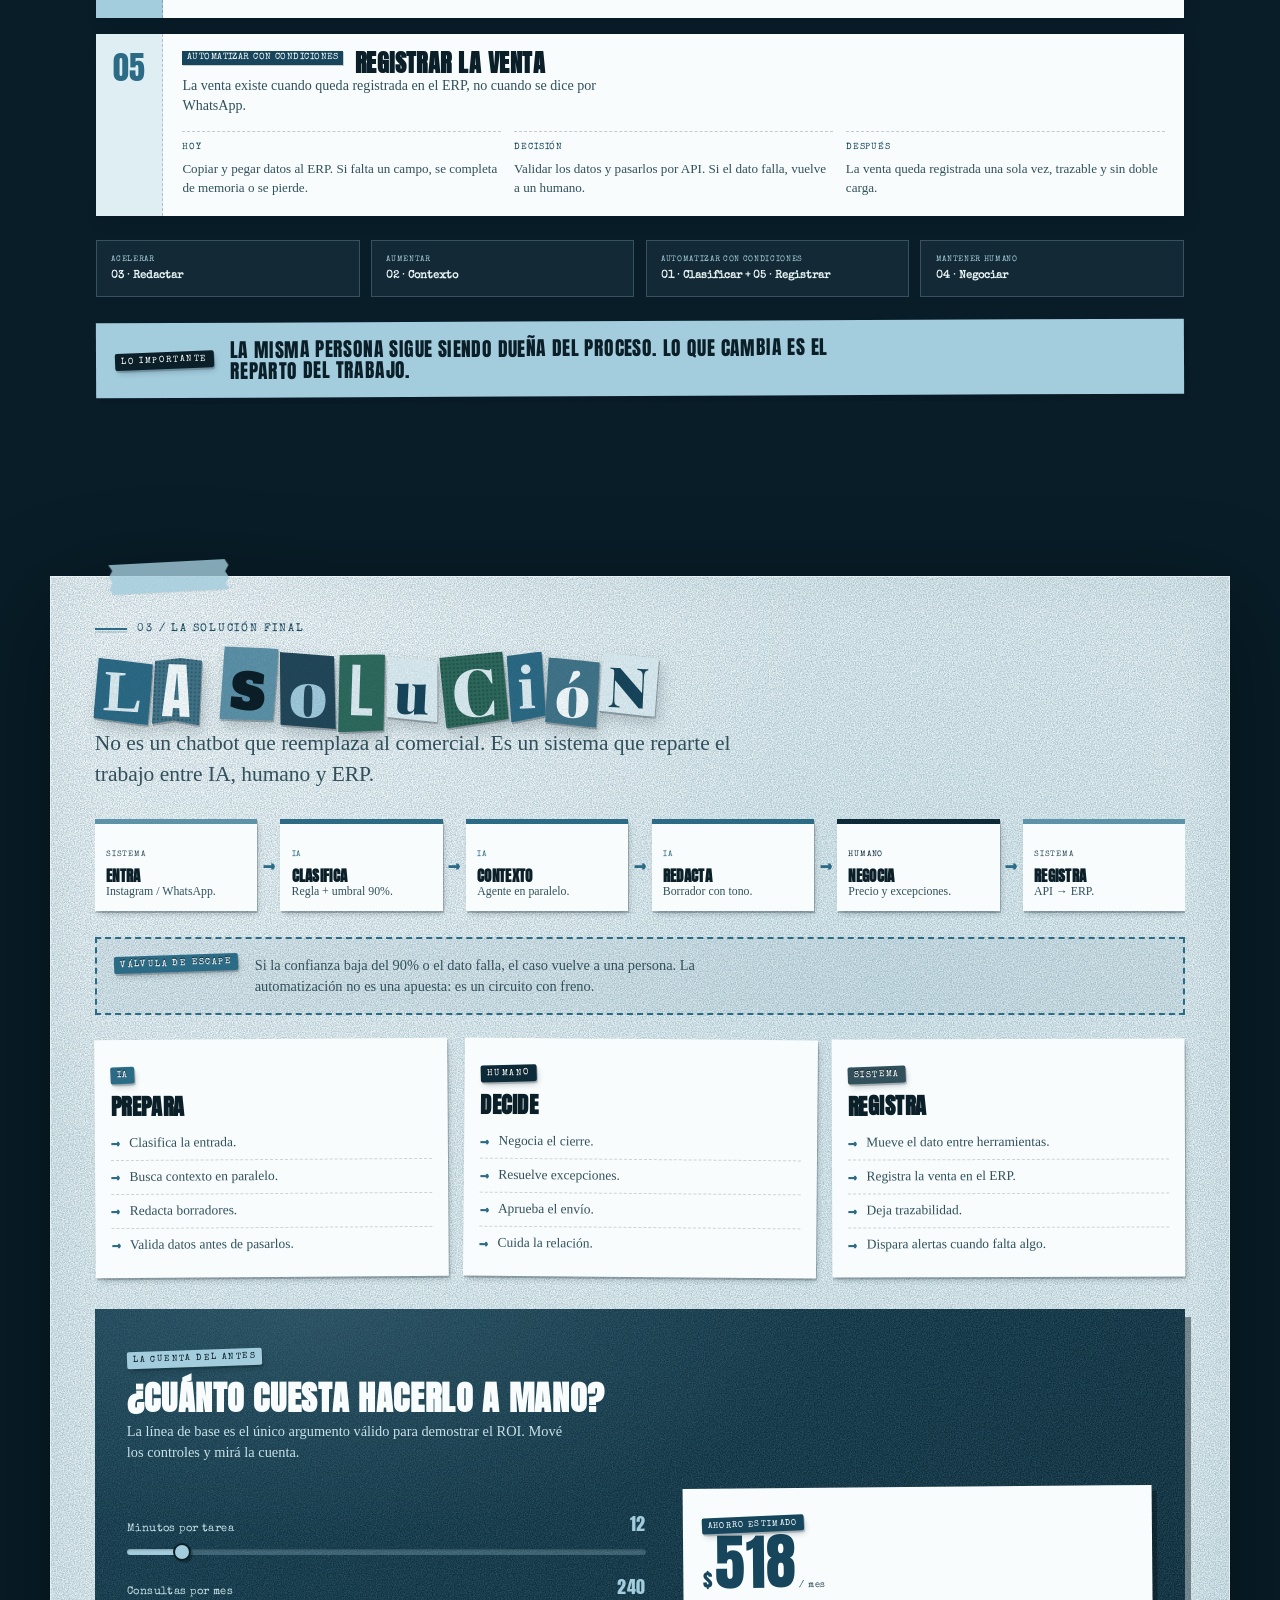
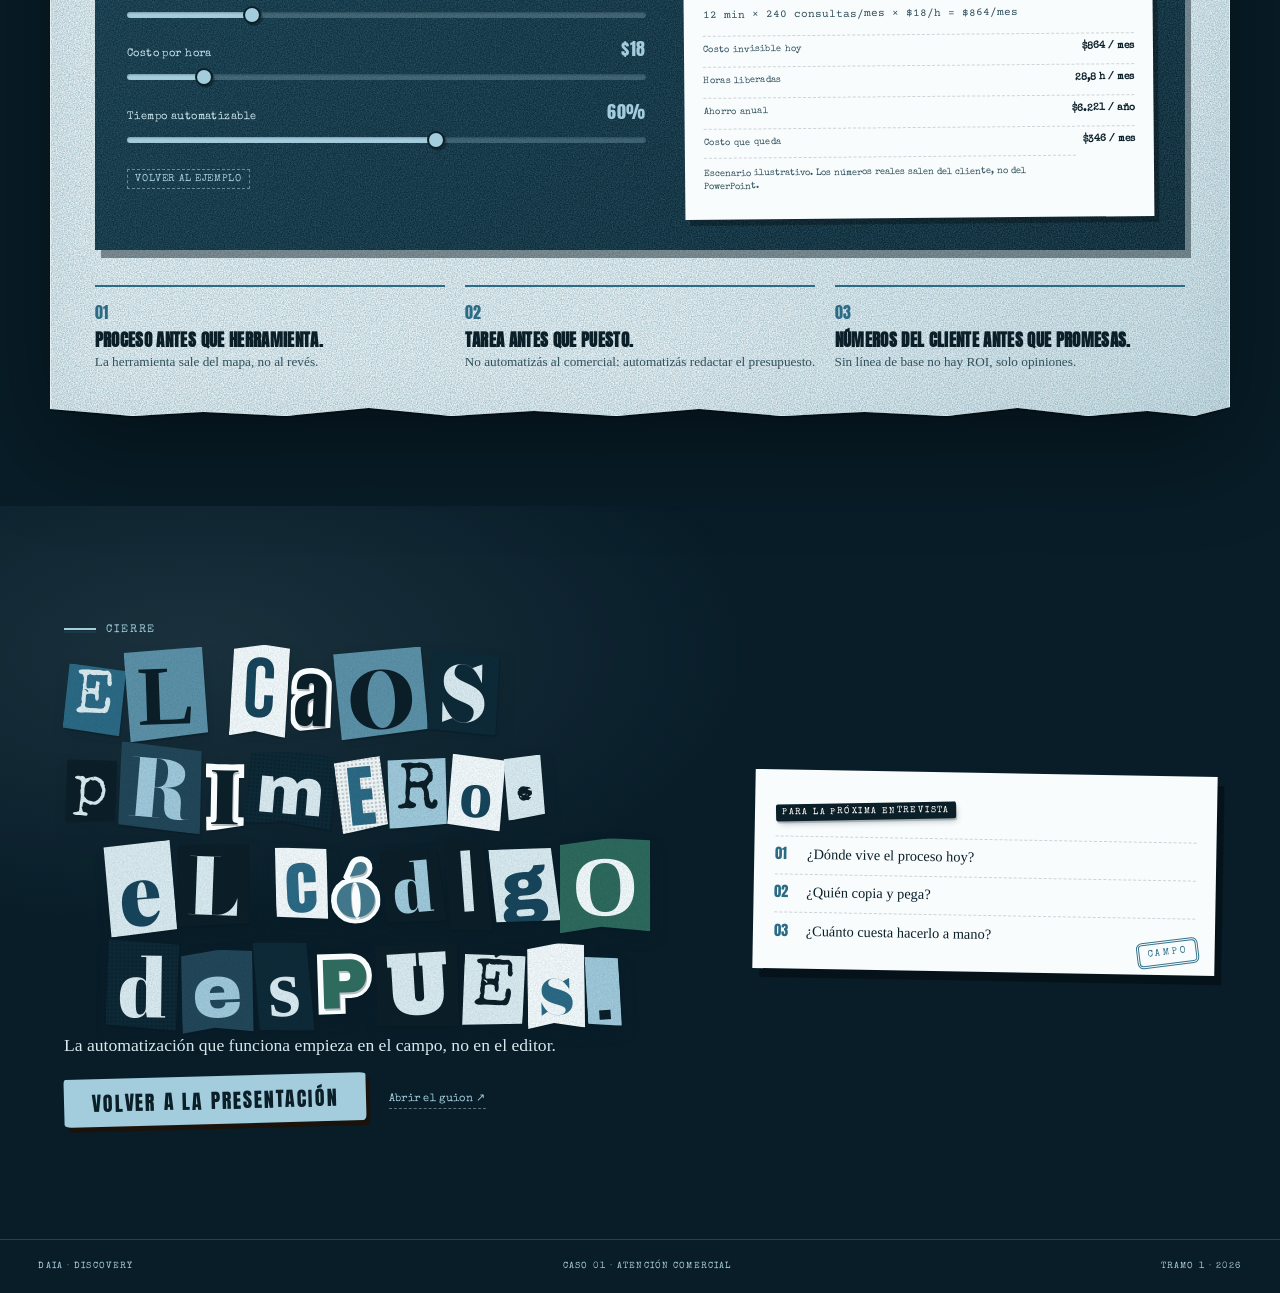
<file: caso-atencion-comercial.html>
<!DOCTYPE html>
<html lang="es">
<head>
  <meta charset="utf-8">
  <meta name="viewport" content="width=device-width, initial-scale=1">
  <meta name="description" content="Caso didáctico de atención comercial: el problema, el desglose del proceso en cinco tareas y la solución final con IA, humano y ERP.">
  <meta name="theme-color" content="#081d28">
  <title>Caso 01 · Atención comercial · Operación Caos</title>
  <link rel="icon" href="assets/favicon.svg" type="image/svg+xml">

  <link rel="preconnect" href="https://fonts.googleapis.com">
  <link rel="preconnect" href="https://fonts.gstatic.com" crossorigin>
  <link href="https://fonts.googleapis.com/css2?family=Abril+Fatface&family=Alfa+Slab+One&family=Anton&family=Archivo+Black&family=Bebas+Neue&family=Bodoni+Moda:opsz,wght@6..96,900&family=Courier+Prime:ital,wght@0,400;0,700&family=Old+Standard+TT:ital,wght@0,400;0,700&family=Playfair+Display:wght@700;900&family=Special+Elite&display=swap" rel="stylesheet">

  <link rel="stylesheet" href="assets/ransom-collage.css">
  <link rel="stylesheet" href="assets/deck.css">
  <link rel="stylesheet" href="assets/caso.css">
  <script src="assets/ransom-global.js" defer></script>
  <script src="assets/caso.js" defer></script>
</head>

<body class="rc deck case">
  <a class="skip-link" href="#problema">Ir al caso</a>

  <header class="case-nav">
    <a class="case-nav__brand" href="#inicio" aria-label="Volver al inicio del caso">
      <span class="meta-brand">DAIA <span>·</span> <span class="case-brand-long">DISCOVERY</span></span>
      <span class="case-nav__tag">CASO 01</span>
    </a>

    <nav class="case-nav__links" aria-label="Capítulos del caso">
      <a href="#problema" data-nav>01 · Problema</a>
      <a href="#desglose" data-nav>02 · Desglose</a>
      <a href="#solucion" data-nav>03 · Solución</a>
    </nav>

    <a class="case-nav__back" href="index.html">← Presentación</a>
    <span class="case-nav__progress" data-progress aria-hidden="true"></span>
  </header>

  <main id="contenido">
    <!-- ===================================================================
         PORTADA
         =================================================================== -->
    <section class="case-hero" id="inicio" aria-labelledby="hero-title">
      <div class="case-hero__bg" aria-hidden="true"></div>

      <div class="rc-container case-hero__inner">
        <div class="case-hero__copy">
          <p class="eyebrow">DAIA · DISCOVERY / CASO 01</p>

          <h1 class="case-hero__title" id="hero-title">
            <span class="rc-text" data-ransom data-seed="caso-atencion-hero" data-tilt="5" data-upper=".55">Atención comercial</span>
          </h1>

          <p class="case-hero__lead">Una consulta entra por Instagram. La respuesta sale. Pero el sistema <strong>nunca se enteró</strong>.</p>
          <p class="case-hero__sub">Desarmá el proceso en cinco tareas, decidí qué hace la IA, qué hace el humano y qué pasa cuando algo falla.</p>

          <div class="case-hero__actions">
            <a class="rc-btn rc-btn--mustard" href="#problema">Empezar por el problema</a>
            <span class="case-hero__meta">3 actos · 10 min de lectura</span>
          </div>
        </div>

        <aside class="case-file" aria-label="Ficha del caso">
          <span class="case-file__tape" aria-hidden="true"></span>
          <span class="rc-label">FICHA DEL CASO</span>

          <dl>
            <div class="case-file__row">
              <dt>Entrada</dt>
              <dd>Mensaje por Instagram o WhatsApp.</dd>
            </div>
            <div class="case-file__row">
              <dt>Salida</dt>
              <dd>Venta registrada en el ERP.</dd>
            </div>
            <div class="case-file__row">
              <dt>Lo que falta</dt>
              <dd>El proceso real: quién hace qué, en qué sistema y con qué regla.</dd>
            </div>
          </dl>

          <p class="case-file__promise">Al final: mapa + 5 tareas + solución.</p>
          <span class="rc-stamp" aria-hidden="true">CASO 01</span>
        </aside>
      </div>

      <a class="case-hero__scroll" href="#problema" aria-label="Bajar al problema">↓</a>
    </section>

    <!-- ===================================================================
         01 · EL PROBLEMA
         =================================================================== -->
    <section class="case-section case-section--paper" id="problema" aria-labelledby="problema-title">
      <div class="case-sheet-wrap">
        <span class="case-sheet__tape" aria-hidden="true"></span>
        <div class="case-sheet">

        <header class="case-head">
          <p class="case-kicker">01 / EL PROBLEMA</p>
          <h2 class="case-title" id="problema-title">
            <span class="rc-text" data-ransom data-seed="caso-problema" data-tilt="5" data-upper=".55">El problema</span>
          </h2>
          <p class="case-lead">El proceso real no está en el sistema. Vive en un audio, un Excel y la cabeza de quien atiende.</p>
        </header>

        <div class="case-problem">
          <div class="case-problem__copy">
            <p>Entra una consulta por Instagram o WhatsApp. Alguien la lee, busca el historial en tres lugares, responde y, cuando la venta cierra, copia los datos al ERP. Si esa persona se toma vacaciones, el proceso se toma vacaciones con ella.</p>
            <p>El sistema registra el resultado, no el trabajo. Por eso nadie sabe cuánto cuesta atender una consulta, cuántas tareas se hacen dos veces ni en qué punto se pierde el dato.</p>

            <blockquote class="case-quote">
              «¿Dónde anotás las cosas en tu cuaderno personal porque el sistema de la empresa es muy lento?»
              <cite>La pregunta que abre el Discovery.</cite>
            </blockquote>

            <div class="case-rule">
              <span class="rc-label">REGLA DE ORO</span>
              <p>No se puede automatizar el caos. Primero se unifica y se mapea; después se automatiza.</p>
            </div>
          </div>

          <aside class="chaos-board case-chaos" aria-label="Evidencia del proceso real: audio, Excel, mail y cuaderno personal">
            <span class="board-label">EVIDENCIA / LO QUE REALMENTE PASA</span>
            <svg class="board-web" viewBox="0 0 400 400" preserveAspectRatio="none" aria-hidden="true">
              <path d="M110 88 C150 140, 178 166, 200 200" />
              <path d="M292 82 C252 140, 224 166, 200 200" />
              <path d="M120 300 C156 260, 178 232, 200 200" />
              <path d="M286 306 C252 258, 226 230, 200 200" />
            </svg>

            <div class="scrap scrap--audio">
              <strong>AUDIO DE WHATSAPP</strong>
              <span class="wave"></span>
              <span>▶ 3:07 · sin resumen</span>
            </div>

            <div class="scrap scrap--excel">
              <strong>EXCEL_v7_FINAL(2)</strong>
              <span class="cells"></span>
              <span>«la versión buena»</span>
            </div>

            <div class="scrap scrap--mail">
              <strong>MAIL SIN ASUNTO</strong>
              <span>«URGENTE»</span><br>
              <span class="strike">contexto</span> · <span class="strike">adjunto</span>
            </div>

            <div class="scrap scrap--notebook">
              <strong>CUADERNO PERSONAL</strong>
              <span class="ruled"></span>
              <span>ahí vive el proceso</span>
            </div>

            <span class="board-core">¿Dónde vive<br>el proceso?</span>
          </aside>
        </div>

        <div class="case-symptoms" aria-label="Síntomas del proceso roto">
          <article class="case-symptom">
            <span class="case-symptom__num">01</span>
            <h3>Datos partidos</h3>
            <p>Cada herramienta tiene un pedazo de la verdad. Nadie tiene la verdad completa.</p>
          </article>
          <article class="case-symptom">
            <span class="case-symptom__num">02</span>
            <h3>Trabajo duplicado</h3>
            <p>La misma consulta se copia a mano dos o tres veces. Nadie lo mide.</p>
          </article>
          <article class="case-symptom">
            <span class="case-symptom__num">03</span>
            <h3>Decisiones en la cabeza</h3>
            <p>Si la persona se va, el proceso se va con ella. No hay manual que lo reemplace.</p>
          </article>
          <article class="case-symptom">
            <span class="case-symptom__num">04</span>
            <h3>Costo invisible</h3>
            <p>Se paga todos los meses, pero no aparece en ninguna factura.</p>
          </article>
        </div>
        </div>
      </div>
    </section>

    <!-- ===================================================================
         02 · EL DESGLOSE
         =================================================================== -->
    <section class="case-section case-section--dark" id="desglose" aria-labelledby="desglose-title">
      <div class="rc-container">
        <header class="case-head case-head--dark">
          <p class="case-kicker">02 / EL DESGLOSE EN TAREAS</p>
          <h2 class="case-title" id="desglose-title">
            <span class="rc-text" data-ransom data-seed="caso-desglose" data-tilt="5" data-upper=".55">El desglose</span>
          </h2>
          <p class="case-lead">El proceso no es un puesto: es una cadena de cinco tareas. Cada una se decide por separado: qué tarea, con qué regla y con qué válvula de escape.</p>
        </header>

        <div class="case-anatomy">
          <div class="case-anatomy__item">
            <span>01 / HOY</span>
            <strong>Lo que pasa</strong>
            <p>Qué hace una persona, con qué herramientas y dónde se traba.</p>
          </div>
          <div class="case-anatomy__item">
            <span>02 / DECISIÓN</span>
            <strong>Quién controla</strong>
            <p>El casillero de la matriz: acelerar, aumentar, automatizar con condiciones o mantener humano.</p>
          </div>
          <div class="case-anatomy__item">
            <span>03 / DESPUÉS</span>
            <strong>Qué cambia</strong>
            <p>Qué hace la IA, qué hace el humano y dónde termina el dato.</p>
          </div>
        </div>

        <nav class="case-rail" aria-label="Las cinco tareas del proceso">
          <a href="#t1" class="tag-auto"><span>01</span><strong>Clasificar</strong><em>Autom. condicional</em></a>
          <a href="#t2" class="tag-aug"><span>02</span><strong>Contexto</strong><em>Aumentar</em></a>
          <a href="#t3" class="tag-acc"><span>03</span><strong>Redactar</strong><em>Acelerar</em></a>
          <a href="#t4" class="tag-human"><span>04</span><strong>Negociar</strong><em>Humano</em></a>
          <a href="#t5" class="tag-auto"><span>05</span><strong>Registrar</strong><em>Autom. condicional</em></a>
        </nav>

        <div class="case-tasks">
          <article class="case-task" id="t1">
            <div class="case-task__num">01</div>
            <div class="case-task__body">
              <header class="case-task__head">
                <span class="task-tag task-tag--auto">Automatizar con condiciones</span>
                <h3>Clasificar la entrada</h3>
              </header>
              <p class="case-task__intro">El mensaje entra por Instagram o WhatsApp. Hay que decidir si es consulta, reclamo o pedido.</p>
              <dl class="case-task__grid">
                <div class="case-task__cell">
                  <dt>Hoy</dt>
                  <dd>Una persona lee, interpreta y deriva a mano. La regla vive en su cabeza.</dd>
                </div>
                <div class="case-task__cell">
                  <dt>Decisión</dt>
                  <dd>La IA clasifica. Confianza &gt; 90%: rutea sola al CRM. Si no, va a una persona.</dd>
                </div>
                <div class="case-task__cell">
                  <dt>Después</dt>
                  <dd>El mensaje llega etiquetado a la bandeja correcta. El caso raro conserva su válvula de escape.</dd>
                </div>
              </dl>
            </div>
          </article>

          <article class="case-task" id="t2">
            <div class="case-task__num">02</div>
            <div class="case-task__body">
              <header class="case-task__head">
                <span class="task-tag task-tag--aug">Aumentar</span>
                <h3>Buscar contexto</h3>
              </header>
              <p class="case-task__intro">Antes de responder, hay que reconstruir quién es el cliente y qué pasó antes.</p>
              <dl class="case-task__grid">
                <div class="case-task__cell">
                  <dt>Hoy</dt>
                  <dd>Abrir WhatsApp, el CRM y el Excel. Cinco minutos por consulta, a veces más.</dd>
                </div>
                <div class="case-task__cell">
                  <dt>Decisión</dt>
                  <dd>Un agente busca historial, compras y conversaciones previas en paralelo. No decide: muestra.</dd>
                </div>
                <div class="case-task__cell">
                  <dt>Después</dt>
                  <dd>El humano ve el contexto en una sola pantalla y decide con información completa.</dd>
                </div>
              </dl>
            </div>
          </article>

          <article class="case-task" id="t3">
            <div class="case-task__num">03</div>
            <div class="case-task__body">
              <header class="case-task__head">
                <span class="task-tag task-tag--acc">Acelerar</span>
                <h3>Redactar la respuesta</h3>
              </header>
              <p class="case-task__intro">La respuesta tiene que sonar a la empresa y hablar del caso concreto.</p>
              <dl class="case-task__grid">
                <div class="case-task__cell">
                  <dt>Hoy</dt>
                  <dd>Escribir desde cero, con el tono de cada cliente y datos dispersos.</dd>
                </div>
                <div class="case-task__cell">
                  <dt>Decisión</dt>
                  <dd>La IA arma un borrador con tono y datos. El humano revisa, ajusta y envía.</dd>
                </div>
                <div class="case-task__cell">
                  <dt>Después</dt>
                  <dd>Menos tiempo en la primera respuesta. La voz y el criterio siguen siendo humanos.</dd>
                </div>
              </dl>
            </div>
          </article>

          <article class="case-task" id="t4">
            <div class="case-task__num">04</div>
            <div class="case-task__body">
              <header class="case-task__head">
                <span class="task-tag task-tag--human">Mantener humano</span>
                <h3>Negociar el cierre</h3>
              </header>
              <p class="case-task__intro">Precio, excepciones, descuentos y empatía. Cada caso es distinto.</p>
              <dl class="case-task__grid">
                <div class="case-task__cell">
                  <dt>Hoy</dt>
                  <dd>La decisión depende de una persona que conoce el negocio y la relación.</dd>
                </div>
                <div class="case-task__cell">
                  <dt>Decisión</dt>
                  <dd>No se delega. Dinero + criterio + relación.</dd>
                </div>
                <div class="case-task__cell">
                  <dt>Después</dt>
                  <dd>La IA puede preparar contexto y borrador, pero la decisión final es humana.</dd>
                </div>
              </dl>
            </div>
          </article>

          <article class="case-task" id="t5">
            <div class="case-task__num">05</div>
            <div class="case-task__body">
              <header class="case-task__head">
                <span class="task-tag task-tag--auto">Automatizar con condiciones</span>
                <h3>Registrar la venta</h3>
              </header>
              <p class="case-task__intro">La venta existe cuando queda registrada en el ERP, no cuando se dice por WhatsApp.</p>
              <dl class="case-task__grid">
                <div class="case-task__cell">
                  <dt>Hoy</dt>
                  <dd>Copiar y pegar datos al ERP. Si falta un campo, se completa de memoria o se pierde.</dd>
                </div>
                <div class="case-task__cell">
                  <dt>Decisión</dt>
                  <dd>Validar los datos y pasarlos por API. Si el dato falla, vuelve a un humano.</dd>
                </div>
                <div class="case-task__cell">
                  <dt>Después</dt>
                  <dd>La venta queda registrada una sola vez, trazable y sin doble carga.</dd>
                </div>
              </dl>
            </div>
          </article>
        </div>

        <div class="case-summary" aria-label="Resumen de decisiones por tarea">
          <div>
            <span>Acelerar</span>
            <strong>03 · Redactar</strong>
          </div>
          <div>
            <span>Aumentar</span>
            <strong>02 · Contexto</strong>
          </div>
          <div>
            <span>Automatizar con condiciones</span>
            <strong>01 · Clasificar + 05 · Registrar</strong>
          </div>
          <div>
            <span>Mantener humano</span>
            <strong>04 · Negociar</strong>
          </div>
        </div>

        <div class="case-takeaway">
          <span class="rc-label">LO IMPORTANTE</span>
          <p>La misma persona sigue siendo dueña del proceso. Lo que cambia es el reparto del trabajo.</p>
        </div>
      </div>
    </section>

    <!-- ===================================================================
         03 · LA SOLUCIÓN
         =================================================================== -->
    <section class="case-section case-section--paper" id="solucion" aria-labelledby="solucion-title">
      <div class="case-sheet-wrap">
        <span class="case-sheet__tape" aria-hidden="true"></span>
        <div class="case-sheet case-sheet--solution">

        <header class="case-head">
          <p class="case-kicker">03 / LA SOLUCIÓN FINAL</p>
          <h2 class="case-title" id="solucion-title">
            <span class="rc-text" data-ransom data-seed="caso-solucion" data-tilt="5" data-upper=".55">La solución</span>
          </h2>
          <p class="case-lead">No es un chatbot que reemplaza al comercial. Es un sistema que reparte el trabajo entre IA, humano y ERP.</p>
        </header>

        <div class="case-flow" aria-label="Flujo final: entra el mensaje, la IA clasifica y busca contexto, redacta un borrador, el humano negocia y el sistema registra la venta">
          <div class="case-flow__step flow-system">
            <small>Sistema</small>
            <strong>Entra</strong>
            <span>Instagram / WhatsApp.</span>
          </div>
          <span class="case-flow__arrow" aria-hidden="true">→</span>
          <div class="case-flow__step flow-ai">
            <small>IA</small>
            <strong>Clasifica</strong>
            <span>Regla + umbral 90%.</span>
          </div>
          <span class="case-flow__arrow" aria-hidden="true">→</span>
          <div class="case-flow__step flow-ai">
            <small>IA</small>
            <strong>Contexto</strong>
            <span>Agente en paralelo.</span>
          </div>
          <span class="case-flow__arrow" aria-hidden="true">→</span>
          <div class="case-flow__step flow-ai">
            <small>IA</small>
            <strong>Redacta</strong>
            <span>Borrador con tono.</span>
          </div>
          <span class="case-flow__arrow" aria-hidden="true">→</span>
          <div class="case-flow__step flow-human">
            <small>Humano</small>
            <strong>Negocia</strong>
            <span>Precio y excepciones.</span>
          </div>
          <span class="case-flow__arrow" aria-hidden="true">→</span>
          <div class="case-flow__step flow-system">
            <small>Sistema</small>
            <strong>Registra</strong>
            <span>API → ERP.</span>
          </div>
        </div>

        <div class="case-valve">
          <span class="rc-label">VÁLVULA DE ESCAPE</span>
          <p>Si la confianza baja del 90% o el dato falla, el caso vuelve a una persona. La automatización no es una apuesta: es un circuito con freno.</p>
        </div>

        <div class="case-roles">
          <article class="case-role case-role--ai">
            <span class="rc-label">IA</span>
            <h3>Prepara</h3>
            <ul>
              <li>Clasifica la entrada.</li>
              <li>Busca contexto en paralelo.</li>
              <li>Redacta borradores.</li>
              <li>Valida datos antes de pasarlos.</li>
            </ul>
          </article>

          <article class="case-role case-role--human">
            <span class="rc-label">HUMANO</span>
            <h3>Decide</h3>
            <ul>
              <li>Negocia el cierre.</li>
              <li>Resuelve excepciones.</li>
              <li>Aprueba el envío.</li>
              <li>Cuida la relación.</li>
            </ul>
          </article>

          <article class="case-role case-role--system">
            <span class="rc-label">SISTEMA</span>
            <h3>Registra</h3>
            <ul>
              <li>Mueve el dato entre herramientas.</li>
              <li>Registra la venta en el ERP.</li>
              <li>Deja trazabilidad.</li>
              <li>Dispara alertas cuando falta algo.</li>
            </ul>
          </article>
        </div>

        <section class="case-roi" aria-labelledby="roi-title">
          <div class="case-roi__head">
            <span class="rc-label">LA CUENTA DEL ANTES</span>
            <h3 id="roi-title">¿Cuánto cuesta hacerlo a mano?</h3>
            <p>La línea de base es el único argumento válido para demostrar el ROI. Mové los controles y mirá la cuenta.</p>
          </div>

          <div class="case-roi__grid">
            <div class="case-roi__controls">
              <label class="case-control" for="roi-min">
                <span>Minutos por tarea <output for="roi-min" data-out="min">12</output></span>
                <input id="roi-min" data-roi="min" type="range" min="1" max="120" step="1" value="12">
              </label>

              <label class="case-control" for="roi-freq">
                <span>Consultas por mes <output for="roi-freq" data-out="freq">240</output></span>
                <input id="roi-freq" data-roi="freq" type="range" min="10" max="1000" step="10" value="240">
              </label>

              <label class="case-control" for="roi-cost">
                <span>Costo por hora <output for="roi-cost" data-out="cost">$18</output></span>
                <input id="roi-cost" data-roi="cost" type="range" min="5" max="100" step="1" value="18">
              </label>

              <label class="case-control" for="roi-auto">
                <span>Tiempo automatizable <output for="roi-auto" data-out="auto">60%</output></span>
                <input id="roi-auto" data-roi="auto" type="range" min="0" max="100" step="5" value="60">
              </label>

              <button class="case-roi__reset" type="button" data-roi-reset>Volver al ejemplo</button>
            </div>

            <div class="case-roi__result" aria-live="polite" aria-atomic="true">
              <span class="rc-label">AHORRO ESTIMADO</span>
              <p class="case-roi__big"><span>$</span><strong data-roi-out="save">518</strong><small>/ mes</small></p>
              <p class="case-roi__formula" data-roi-out="formula">12 min × 240 consultas × $18/h = $864/mes</p>

              <dl class="case-roi__list">
                <div><dt>Costo invisible hoy</dt><dd data-roi-out="invisible">$864 / mes</dd></div>
                <div><dt>Horas liberadas</dt><dd data-roi-out="hours">28,8 h / mes</dd></div>
                <div><dt>Ahorro anual</dt><dd data-roi-out="year">$6.221 / año</dd></div>
                <div><dt>Costo que queda</dt><dd data-roi-out="remaining">$346 / mes</dd></div>
              </dl>

              <p class="case-roi__note">Escenario ilustrativo. Los números reales salen del cliente, no del PowerPoint.</p>
            </div>
          </div>
        </section>

        <div class="case-principles">
          <article>
            <span>01</span>
            <h3>Proceso antes que herramienta.</h3>
            <p>La herramienta sale del mapa, no al revés.</p>
          </article>
          <article>
            <span>02</span>
            <h3>Tarea antes que puesto.</h3>
            <p>No automatizás al comercial: automatizás redactar el presupuesto.</p>
          </article>
          <article>
            <span>03</span>
            <h3>Números del cliente antes que promesas.</h3>
            <p>Sin línea de base no hay ROI, solo opiniones.</p>
          </article>
        </div>
        </div>
      </div>
    </section>

    <!-- ===================================================================
         CIERRE
         =================================================================== -->
    <section class="case-end" aria-labelledby="cierre-title">
      <div class="rc-container case-end__grid">
        <div class="case-end__copy">
          <p class="case-kicker">CIERRE</p>
          <h2 class="case-end__title" id="cierre-title">
            <span class="rc-text" data-ransom data-seed="caso-cierre-a" data-tilt="6" data-upper=".55">El caos primero.</span>
            <span class="rc-text" data-ransom data-seed="caso-cierre-b" data-tilt="6" data-upper=".55">El código después.</span>
          </h2>
          <p class="case-end__sub">La automatización que funciona empieza en el campo, no en el editor.</p>

          <div class="case-end__actions">
            <a class="rc-btn rc-btn--mustard" href="index.html">Volver a la presentación</a>
            <a class="case-end__link" href="GUION.md">Abrir el guion ↗</a>
          </div>
        </div>

        <aside class="case-checklist" aria-label="Checklist para la próxima entrevista">
          <span class="rc-label">PARA LA PRÓXIMA ENTREVISTA</span>
          <ol>
            <li>¿Dónde vive el proceso hoy?</li>
            <li>¿Quién copia y pega?</li>
            <li>¿Cuánto cuesta hacerlo a mano?</li>
          </ol>
          <span class="rc-stamp" aria-hidden="true">CAMPO</span>
        </aside>
      </div>
    </section>
  </main>

  <footer class="case-foot">
    <span>DAIA · DISCOVERY</span>
    <span>CASO 01 · ATENCIÓN COMERCIAL</span>
    <span>TRAMO 1 · 2026</span>
  </footer>
</body>
</html>
</file>
<file: assets/ransom-collage.css>
/* ==========================================================================
   RANSOM COLLAGE CSS  ·  v1.0
   Sistema de diseño "letras de revista recortadas y pegadas".
   CSS puro, sin dependencias. Prefijo único: rc-
   Orden: 1 tokens · 2 base/papel · 3 letra recortada · 4 layout
          5 componentes · 6 decoración · 7 temas · 8 movimiento reducido
   ========================================================================== */

/* Fuentes: cargarlas en <head> (ver references/frameworks.md). Pesos usados:
   Abril Fatface, Anton, Alfa Slab One, Archivo Black, Bodoni Moda 900,
   Playfair Display 900, Old Standard TT 400/700, Special Elite, Bebas Neue,
   Courier Prime 400/700 */

/* ---------- 1. TOKENS ---------------------------------------------------- */
:root {
  /* Papeles */
  --rc-paper:     #eadfc6;   /* fondo principal: papel envejecido */
  --rc-newsprint: #f4ecd8;   /* superficies: papel de periódico claro */
  --rc-white:     #fbf8f0;   /* recortes blancos / bordes de die-cut */
  --rc-kraft:     #cbb28a;   /* cartón, cinta, zonas secundarias */

  /* Tintas */
  --rc-ink:       #15110f;   /* negro de imprenta (nunca #000) */
  --rc-ink-soft:  #3a322c;   /* texto secundario */

  /* Colores de recorte (sacados de revistas de los 60-80) */
  --rc-red:       #d8332a;
  --rc-blue:      #1f4fa3;
  --rc-teal:      #1f8a83;
  --rc-mustard:   #f2b632;
  --rc-orange:    #e8742a;
  --rc-pink:      #d93a79;
  --rc-green:     #2e7d4f;
  --rc-maroon:    #6e2a1f;
  --rc-navy:      #14284b;

  /* Roles semánticos: usar SIEMPRE estos en componentes de interfaz */
  --rc-bg:        var(--rc-paper);
  --rc-surface:   var(--rc-newsprint);
  --rc-text:      var(--rc-ink);
  --rc-muted:     var(--rc-ink-soft);
  --rc-accent:    var(--rc-red);       /* acción principal */
  --rc-accent-2:  var(--rc-blue);      /* acción secundaria / enlaces */
  --rc-highlight: var(--rc-mustard);   /* marcador, hover, cinta */

  /* Tipografías de recorte (cada una = una revista distinta) */
  --rc-f-1: 'Abril Fatface', 'Didot', Georgia, serif;
  --rc-f-2: 'Anton', 'Impact', sans-serif;
  --rc-f-3: 'Alfa Slab One', Georgia, serif;
  --rc-f-4: 'Archivo Black', 'Arial Black', sans-serif;
  --rc-f-5: 'Bodoni Moda', 'Didot', Georgia, serif;
  --rc-f-6: 'Playfair Display', Georgia, serif;
  --rc-f-7: 'Old Standard TT', Georgia, serif;
  --rc-f-8: 'Special Elite', 'Courier New', monospace;
  --rc-f-9: 'Bebas Neue', 'Impact', sans-serif;
  /* Tipografías de lectura */
  --rc-f-body:  'Old Standard TT', 'Georgia', serif;
  --rc-f-label: 'Special Elite', 'Courier Prime', 'Courier New', monospace;
  --rc-f-mono:  'Courier Prime', 'Courier New', monospace;

  /* Formas de corte (clip-path irregular, simulan tijera) */
  --rc-cut-0: polygon(1% 3%, 98% 0, 100% 96%, 3% 100%);
  --rc-cut-1: polygon(0 4%, 96% 0, 100% 92%, 5% 100%);
  --rc-cut-2: polygon(3% 0, 100% 5%, 97% 100%, 0 94%);
  --rc-cut-3: polygon(0 0, 94% 4%, 100% 100%, 4% 96%);
  --rc-cut-4: polygon(2% 6%, 55% 0, 100% 3%, 98% 100%, 45% 94%, 0 100%);

  /* Sombra "papel pegado": dura + difusa */
  --rc-lift-sm: 1px 2px 0 rgba(30, 18, 8, .18), 2px 4px 6px -2px rgba(30, 18, 8, .35);
  --rc-lift:    1px 2px 0 rgba(30, 18, 8, .14), 4px 8px 16px -6px rgba(30, 18, 8, .5);
  --rc-lift-hi: 2px 4px 0 rgba(30, 18, 8, .12), 10px 18px 26px -10px rgba(30, 18, 8, .55);

  /* Grano de papel (ruido SVG inline, sin peticiones de red) */
  --rc-grain: url("data:image/svg+xml,%3Csvg xmlns='http://www.w3.org/2000/svg' width='180' height='180'%3E%3Cfilter id='n'%3E%3CfeTurbulence type='fractalNoise' baseFrequency='.85' numOctaves='3' stitchTiles='stitch'/%3E%3CfeColorMatrix values='0 0 0 0 .25 0 0 0 0 .18 0 0 0 0 .1 0 0 0 .9 -.28'/%3E%3C/filter%3E%3Crect width='100%25' height='100%25' filter='url(%23n)'/%3E%3C/svg%3E");

  /* Espaciado y ritmo */
  --rc-gap: clamp(1.25rem, 3vw, 2.5rem);
  --rc-pad-x: clamp(1.25rem, 5vw, 4rem);
  --rc-max: 76rem;
  --rc-ease-pop: cubic-bezier(.3, 1.7, .5, 1);   /* rebote "se pega" */
}

/* ---------- 2. BASE / PAPEL --------------------------------------------- */
.rc, .rc *, .rc *::before, .rc *::after { box-sizing: border-box; }

.rc {
  margin: 0;
  min-height: 100vh;
  color: var(--rc-text);
  font-family: var(--rc-f-body);
  font-size: clamp(1.05rem, .98rem + .3vw, 1.2rem);
  line-height: 1.6;
  background-color: var(--rc-bg);
  background-image:
    var(--rc-grain),
    radial-gradient(120% 80% at 18% 0%, rgba(255, 255, 255, .38), transparent 60%),
    radial-gradient(90% 90% at 100% 100%, rgba(120, 80, 30, .2), transparent 58%),
    radial-gradient(40% 30% at 70% 40%, rgba(150, 100, 40, .08), transparent 70%);
  background-attachment: fixed, scroll, scroll, scroll;
  -webkit-font-smoothing: antialiased;
  overflow-x: hidden;
}

.rc ::selection { background: var(--rc-mustard); color: var(--rc-ink); }

.rc a:where(:not([class])) { color: var(--rc-accent-2); text-decoration-thickness: .12em; text-underline-offset: .18em; }
.rc a:where(:not([class])):hover { background: var(--rc-highlight); color: var(--rc-ink); }

.rc :focus-visible { outline: 3px dashed var(--rc-accent); outline-offset: 3px; }

.rc img { max-width: 100%; display: block; }
/* Cinta, tiras rotadas y collages sobresalen: recortar sin crear scroll horizontal */
.rc main { overflow-x: clip; }

.rc p { margin: 0 0 1em; max-width: 62ch; }

/* Títulos de interfaz sencillos (cuando NO se usa letra recortada) */
.rc h1, .rc h2, .rc h3 { margin: 0; line-height: 1.05; }
.rc-title {
  font-family: var(--rc-f-1);
  font-size: clamp(2rem, 1.4rem + 3vw, 3.6rem);
  letter-spacing: -.01em;
}

.rc-sr { /* solo lectores de pantalla */
  position: absolute; width: 1px; height: 1px; margin: -1px; padding: 0;
  overflow: hidden; clip: rect(0 0 0 0); white-space: nowrap; border: 0;
}

/* ---------- 3. LETRA RECORTADA (el átomo del sistema) -------------------- */
/* Estructura:  .rc-text > .rc-word > .rc-l   (el helper JS/React la genera)
   Cada .rc-l lee sus variables. Si no hay JS, las reglas :nth-child de abajo
   dan variedad automática. Los estilos inline del helper tienen prioridad. */

.rc-text {
  display: flex;
  flex-wrap: wrap;
  align-items: center;
  gap: .12em .5em;
  font-size: var(--rc-text-size, clamp(2.4rem, 1rem + 7vw, 6.5rem));
  line-height: 1.1;
  margin: 0;
  /* La sombra va en el contenedor: clip-path de cada letra recortaría la suya */
  filter: drop-shadow(1px 2px 0 rgba(30, 18, 8, .3)) drop-shadow(3px 7px 7px rgba(30, 18, 8, .22));
}
.rc-text--sm { --rc-text-size: clamp(1.3rem, 1rem + 1.4vw, 2rem); }
.rc-text--md { --rc-text-size: clamp(1.8rem, 1.1rem + 3vw, 3.4rem); }
.rc-text--xl { --rc-text-size: clamp(3rem, 1rem + 10vw, 9rem); }
.rc-text--center { justify-content: center; }

.rc-word { display: inline-flex; align-items: center; white-space: nowrap; }

.rc-l {
  --bg: var(--rc-paper);
  --fg: var(--rc-ink);
  --ff: var(--rc-f-1);
  --fa: 1;                 /* ajuste óptico por fuente */
  --rot: 0deg;
  --dy: 0em;
  --sc: 1;
  --cut: var(--rc-cut-0);

  position: relative;
  display: inline-block;
  margin-inline: .012em;
  padding: .07em .15em .03em;
  font-family: var(--ff);
  font-size: calc(1em * var(--sc) * var(--fa));
  font-weight: 400;
  line-height: 1;
  color: var(--fg);
  background-color: var(--bg);
  clip-path: var(--cut);
  transform: translateY(var(--dy)) rotate(calc(var(--rot) * var(--rk, 1)));
  transition: transform .4s var(--rc-ease-pop);
}
/* Grano de papel impreso sobre cada recorte */
.rc-l::after {
  content: "";
  position: absolute; inset: 0;
  background-image: var(--rc-grain);
  mix-blend-mode: multiply;
  opacity: .55;
  pointer-events: none;
}

/* Variante A: tramado de impresión (puntos de semitono) */
.rc-l--dots {
  background-image: radial-gradient(rgba(0, 0, 0, .2) 1px, transparent 1.5px);
  background-size: 4px 4px;
}
/* Variante B: recortado "a la silueta" — solo la letra con borde blanco */
.rc-l--die {
  --cut: none;
  background: transparent !important;
  color: var(--die, var(--rc-red));
  padding: .02em .06em;
  -webkit-text-stroke: .16em var(--rc-white);
  paint-order: stroke fill;
  text-shadow: 1px 2px 0 rgba(30, 18, 8, .28);
}
.rc-l--die::after { display: none; }

/* Interacción: al pasar el ratón las letras "se reacomodan" */
.rc-text--live:hover .rc-l {
  transform: translateY(calc(var(--dy) * -1.5)) rotate(calc(var(--rot) * -1.7));
}

/* --- Fallback sin JS: variedad por posición. Ciclos coprimos (11,9,7,5,4,3)
       para que el patrón no se note repetido. --- */
.rc-l:nth-child(11n+1)  { --bg: var(--rc-paper);   --fg: var(--rc-ink); }
.rc-l:nth-child(11n+2)  { --bg: var(--rc-red);     --fg: var(--rc-paper); }
.rc-l:nth-child(11n+3)  { --bg: var(--rc-blue);    --fg: var(--rc-white); }
.rc-l:nth-child(11n+4)  { --bg: var(--rc-ink);     --fg: var(--rc-mustard); }
.rc-l:nth-child(11n+5)  { --bg: var(--rc-mustard); --fg: var(--rc-ink); }
.rc-l:nth-child(11n+6)  { --bg: var(--rc-teal);    --fg: var(--rc-paper); }
.rc-l:nth-child(11n+7)  { --bg: var(--rc-white);   --fg: var(--rc-red); }
.rc-l:nth-child(11n+8)  { --bg: var(--rc-pink);    --fg: var(--rc-white); }
.rc-l:nth-child(11n+9)  { --bg: var(--rc-orange);  --fg: var(--rc-ink); }
.rc-l:nth-child(11n+10) { --bg: var(--rc-paper);   --fg: var(--rc-blue); }
.rc-l:nth-child(11n+11) { --bg: var(--rc-navy);    --fg: var(--rc-paper); }

.rc-l:nth-child(9n+1) { --ff: var(--rc-f-1); }
.rc-l:nth-child(9n+2) { --ff: var(--rc-f-2); --fa: .95; }
.rc-l:nth-child(9n+3) { --ff: var(--rc-f-3); }
.rc-l:nth-child(9n+4) { --ff: var(--rc-f-4); --fa: .92; }
.rc-l:nth-child(9n+5) { --ff: var(--rc-f-5); font-weight: 900; }
.rc-l:nth-child(9n+6) { --ff: var(--rc-f-6); font-weight: 900; }
.rc-l:nth-child(9n+7) { --ff: var(--rc-f-7); font-weight: 700; }
.rc-l:nth-child(9n+8) { --ff: var(--rc-f-8); --fa: .85; }
.rc-l:nth-child(9n+9) { --ff: var(--rc-f-9); --fa: 1.12; }

.rc-l:nth-child(7n+1) { --rot: -6deg; }
.rc-l:nth-child(7n+2) { --rot: 4deg; }
.rc-l:nth-child(7n+3) { --rot: -2deg; }
.rc-l:nth-child(7n+4) { --rot: 7deg; }
.rc-l:nth-child(7n+5) { --rot: -4deg; }
.rc-l:nth-child(7n+6) { --rot: 2deg; }
.rc-l:nth-child(7n+7) { --rot: 5deg; }

.rc-l:nth-child(5n+1) { --cut: var(--rc-cut-0); }
.rc-l:nth-child(5n+2) { --cut: var(--rc-cut-1); }
.rc-l:nth-child(5n+3) { --cut: var(--rc-cut-2); }
.rc-l:nth-child(5n+4) { --cut: var(--rc-cut-3); }
.rc-l:nth-child(5n+5) { --cut: var(--rc-cut-4); }

.rc-l:nth-child(4n+1) { --sc: 1; }
.rc-l:nth-child(4n+2) { --sc: .9; }
.rc-l:nth-child(4n+3) { --sc: 1.12; }
.rc-l:nth-child(4n+4) { --sc: .96; }

.rc-l:nth-child(3n+1) { --dy: 0em; }
.rc-l:nth-child(3n+2) { --dy: .06em; }
.rc-l:nth-child(3n+3) { --dy: -.05em; }

/* ---------- 4. LAYOUT ---------------------------------------------------- */
.rc-container { width: min(100% - 2 * var(--rc-pad-x), var(--rc-max)); margin-inline: auto; }
.rc-section { padding-block: clamp(3rem, 8vw, 7rem); position: relative; }
.rc-grid {
  display: grid;
  grid-template-columns: repeat(auto-fit, minmax(min(100%, 17rem), 1fr));
  gap: calc(var(--rc-gap) * 1.2) var(--rc-gap);
  padding-top: .8rem; /* aire para la cinta de las tarjetas */
}
.rc-split {
  display: grid;
  grid-template-columns: repeat(auto-fit, minmax(min(100%, 22rem), 1fr));
  gap: var(--rc-gap);
  align-items: center;
}
.rc-stack > * + * { margin-top: var(--rc-stack, 1.25rem); }

/* ---------- 5. COMPONENTES ---------------------------------------------- */

/* 5.1 Navegación: tira de papel con enlaces como recortes sueltos */
.rc-nav {
  position: sticky; top: 0; z-index: 50;
  display: flex; align-items: center; justify-content: space-between; flex-wrap: wrap;
  gap: .75rem 1.5rem;
  padding: .75rem var(--rc-pad-x);
  background: color-mix(in srgb, var(--rc-newsprint) 92%, transparent);
  backdrop-filter: blur(3px);
  box-shadow: 0 3px 0 var(--rc-ink), 0 8px 14px -8px rgba(30, 18, 8, .5);
}
.rc-nav__links { display: flex; flex-wrap: wrap; gap: .6rem; list-style: none; margin: 0; padding: 0; }
.rc-nav__links a {
  display: inline-block;
  padding: .25em .7em;
  font-family: var(--rc-f-label);
  font-size: .95rem; letter-spacing: .08em; text-transform: uppercase;
  color: var(--rc-ink); text-decoration: none;
  background: var(--rc-white);
  box-shadow: var(--rc-lift-sm);
  transform: rotate(-2deg);
  transition: transform .3s var(--rc-ease-pop), background .2s;
}
.rc-nav__links li:nth-child(even) a { transform: rotate(1.6deg); background: var(--rc-paper); }
.rc-nav__links li:nth-child(3n) a   { transform: rotate(-.8deg) translateY(1px); }
.rc-nav__links a:hover, .rc-nav__links a[aria-current="page"] {
  transform: rotate(0) translateY(-2px) scale(1.06);
  background: var(--rc-highlight); color: var(--rc-ink);
}
.rc-logo { text-decoration: none; display: inline-block; }
.rc-logo:hover { background: none; }
.rc-logo .rc-text { --rc-text-size: 1.7rem; gap: 0 .3em; filter: drop-shadow(1px 1px 0 rgba(30, 18, 8, .35)); }

/* 5.2 Botones: pieza de papel pegada */
.rc-btn {
  --btn-bg: var(--rc-ink); --btn-fg: var(--rc-mustard);
  display: inline-block;
  padding: .7em 1.4em .6em;
  border: 0;
  font-family: var(--rc-f-2);
  font-size: 1.25rem; letter-spacing: .09em; text-transform: uppercase; line-height: 1.1;
  color: var(--btn-fg); background: var(--btn-bg);
  border-radius: 2px 6px 3px 7px / 5px 2px 6px 3px;
  box-shadow: 4px 5px 0 rgba(30, 18, 8, .85);
  transform: rotate(-1.5deg);
  text-decoration: none; cursor: pointer;
  transition: transform .25s var(--rc-ease-pop), box-shadow .2s;
}
.rc-btn:hover { transform: rotate(0) translate(-2px, -3px); box-shadow: 7px 9px 0 rgba(30, 18, 8, .85); background: var(--btn-bg); color: var(--btn-fg); }
.rc-btn:active { transform: rotate(0) translate(3px, 4px); box-shadow: 1px 1px 0 rgba(30, 18, 8, .85); }
.rc-btn--red     { --btn-bg: var(--rc-red);     --btn-fg: var(--rc-paper); }
.rc-btn--blue    { --btn-bg: var(--rc-blue);    --btn-fg: var(--rc-white); }
.rc-btn--mustard { --btn-bg: var(--rc-mustard); --btn-fg: var(--rc-ink); }
.rc-btn--paper   { --btn-bg: var(--rc-white);   --btn-fg: var(--rc-ink); box-shadow: 4px 5px 0 var(--rc-ink); }
.rc-btn:nth-of-type(even) { transform: rotate(1.2deg); }
.rc-btn:nth-of-type(even):hover { transform: rotate(0) translate(-2px, -3px); }

/* 5.3 Tarjeta: papel pegado con cinta */
.rc-card {
  --rot: -1.2deg; --tape: rgba(242, 182, 50, .6);
  position: relative;
  padding: 1.6rem 1.5rem 1.7rem;
  background: var(--rc-surface);
  box-shadow: var(--rc-lift);
  transform: rotate(var(--rot));
  transition: transform .3s var(--rc-ease-pop), box-shadow .3s;
}
.rc-card::before { /* cinta adhesiva translúcida con bordes dentados */
  content: "";
  position: absolute; top: -.95rem; left: 50%;
  width: 6.2rem; height: 1.9rem;
  background: var(--tape);
  transform: translateX(-50%) rotate(-3deg);
  box-shadow: 0 1px 2px rgba(0, 0, 0, .15);
  clip-path: polygon(0 0, 3% 20%, 0 40%, 3% 60%, 0 80%, 3% 100%, 100% 100%, 97% 80%, 100% 60%, 97% 40%, 100% 20%, 97% 0);
}
.rc-card:hover { transform: rotate(0) translateY(-6px); box-shadow: var(--rc-lift-hi); }
.rc-grid > .rc-card:nth-child(3n+2) { --rot: 1.4deg;  --tape: rgba(31, 138, 131, .5); }
.rc-grid > .rc-card:nth-child(3n+3) { --rot: -.6deg;  --tape: rgba(217, 58, 121, .45); }
.rc-grid > .rc-card:nth-child(4n)   { --rot: 1deg; }
.rc-card h3 { font-family: var(--rc-f-1); font-size: 1.9rem; margin-bottom: .5rem; }
.rc-card--dark { background: var(--rc-ink); color: var(--rc-paper); --tape: rgba(251, 248, 240, .45); }
.rc-card--red  { background: var(--rc-red);  color: var(--rc-paper); --tape: rgba(251, 248, 240, .45); }
.rc-card--blue { background: var(--rc-blue); color: var(--rc-white); --tape: rgba(242, 182, 50, .6); }

/* 5.4 Foto/pieza de imagen estilo polaroid recortada */
.rc-photo {
  position: relative; margin: 0;
  padding: .6rem .6rem 2.2rem;
  background: var(--rc-white);
  box-shadow: var(--rc-lift);
  transform: rotate(2deg);
}
.rc-photo img, .rc-photo__ph {
  width: 100%; aspect-ratio: 4 / 3; object-fit: cover;
  filter: contrast(1.1) saturate(.85) sepia(.2);       /* look impreso */
}
.rc-photo__ph { /* placeholder de semitono */
  background:
    radial-gradient(rgba(21, 17, 15, .55) 1.2px, transparent 1.7px) 0 0 / 6px 6px,
    linear-gradient(135deg, var(--rc-mustard), var(--rc-orange) 55%, var(--rc-red));
}
.rc-photo figcaption { position: absolute; left: .8rem; right: .8rem; bottom: .5rem; font-family: var(--rc-f-label); font-size: .85rem; letter-spacing: .06em; }

/* 5.5 Etiqueta de máquina (tipo Dymo) */
.rc-label {
  display: inline-block;
  padding: .2em .7em;
  font-family: var(--rc-f-label);
  font-size: .9rem; letter-spacing: .16em; text-transform: uppercase;
  color: var(--rc-white); background: var(--rc-ink);
  text-shadow: 0 -1px 0 rgba(0, 0, 0, .8), 0 1px 0 rgba(255, 255, 255, .25);
  border-radius: 2px;
  transform: rotate(-2deg);
  box-shadow: var(--rc-lift-sm);
}
.rc-label--red { background: var(--rc-red); }
.rc-label--blue { background: var(--rc-blue); }

/* 5.6 Tira de texto mecanografiado (subtítulos, citas, metadatos) */
.rc-slip {
  display: inline-block;
  padding: .45em .9em;
  font-family: var(--rc-f-label);
  font-size: clamp(1rem, .9rem + .5vw, 1.3rem);
  background: var(--rc-white);
  box-shadow: var(--rc-lift-sm);
  transform: rotate(-1deg);
  max-width: 100%;
}
.rc-slip mark { background: var(--rc-highlight); padding: 0 .2em; }

/* 5.7 Subrayado de rotulador (para resaltar palabras en texto normal) */
.rc-marker {
  background: linear-gradient(104deg, transparent .4em, color-mix(in srgb, var(--rc-highlight) 85%, transparent) .6em 94%, transparent 98%);
  padding: 0 .3em; margin: 0 -.15em;
  -webkit-box-decoration-break: clone; box-decoration-break: clone;
}

/* 5.8 Formularios: ficha mecanografiada */
.rc-form { display: grid; gap: 1.4rem; }
.rc-field { display: grid; gap: .45rem; }
.rc-field > label { justify-self: start; }  /* usar con class="rc-label" */
.rc-input, .rc-textarea, .rc-select {
  width: 100%;
  padding: .75em .9em;
  font-family: var(--rc-f-mono); font-size: 1.1rem; color: var(--rc-ink);
  background: var(--rc-white);
  border: 2px solid var(--rc-ink);
  border-radius: 2px 5px 3px 6px / 4px 2px 5px 3px;
  box-shadow: 4px 5px 0 var(--rc-ink);
  transition: transform .2s var(--rc-ease-pop), box-shadow .2s;
}
.rc-input::placeholder, .rc-textarea::placeholder { color: color-mix(in srgb, var(--rc-ink) 45%, transparent); font-style: italic; }
.rc-input:focus, .rc-textarea:focus, .rc-select:focus {
  outline: 3px dashed var(--rc-accent); outline-offset: 4px;
  transform: translate(-2px, -2px); box-shadow: 7px 8px 0 var(--rc-ink);
}
.rc-textarea { min-height: 9rem; resize: vertical; }
.rc-input[aria-invalid="true"] { border-color: var(--rc-red); box-shadow: 4px 5px 0 var(--rc-red); }
.rc-check { display: flex; gap: .7rem; align-items: center; font-family: var(--rc-f-mono); }
.rc-check input { appearance: none; width: 1.5rem; height: 1.5rem; margin: 0; background: var(--rc-white); border: 2px solid var(--rc-ink); display: grid; place-content: center; cursor: pointer; }
.rc-check input:checked::before { content: "X"; font-family: var(--rc-f-2); color: var(--rc-red); font-size: 1.3rem; line-height: 1; }

/* 5.9 Sello de goma (estados, "NUEVO", "AGOTADO", precios) */
.rc-stamp {
  display: inline-block;
  padding: .25em .8em;
  font-family: var(--rc-f-label); font-size: 1.1rem; letter-spacing: .2em; text-transform: uppercase;
  color: var(--rc-red);
  border: 3px double var(--rc-red);
  border-radius: 6px;
  transform: rotate(-8deg);
  mix-blend-mode: multiply;
  opacity: .88;
  -webkit-mask-image: var(--rc-grain);  /* tinta irregular */
          mask-image: var(--rc-grain);
  -webkit-mask-size: 90px; mask-size: 90px;
}
.rc-stamp--blue { color: var(--rc-blue); border-color: var(--rc-blue); }

/* 5.10 Tabla / lista de precios como ticket */
.rc-ticket {
  padding: 1.4rem 1.5rem;
  font-family: var(--rc-f-mono);
  background: var(--rc-white);
  box-shadow: var(--rc-lift);
  clip-path: polygon(0 0, 100% 0, 100% calc(100% - 10px), 97% 100%, 94% calc(100% - 10px), 91% 100%, 88% calc(100% - 10px), 85% 100%, 82% calc(100% - 10px), 79% 100%, 76% calc(100% - 10px), 73% 100%, 70% calc(100% - 10px), 67% 100%, 64% calc(100% - 10px), 61% 100%, 58% calc(100% - 10px), 55% 100%, 52% calc(100% - 10px), 49% 100%, 46% calc(100% - 10px), 43% 100%, 40% calc(100% - 10px), 37% 100%, 34% calc(100% - 10px), 31% 100%, 28% calc(100% - 10px), 25% 100%, 22% calc(100% - 10px), 19% 100%, 16% calc(100% - 10px), 13% 100%, 10% calc(100% - 10px), 7% 100%, 4% calc(100% - 10px), 1% 100%, 0 calc(100% - 10px));
  padding-bottom: 2.2rem;
}
.rc-ticket dl { margin: 0; }
.rc-ticket .row { display: flex; gap: .5rem; align-items: baseline; }
.rc-ticket .row::after { content: ""; order: 1; flex: 1; border-bottom: 2px dotted var(--rc-ink-soft); transform: translateY(-.25em); }
.rc-ticket dt { order: 0; }
.rc-ticket dd { order: 2; margin: 0; font-weight: 700; }

/* ---------- 6. DECORACIÓN ------------------------------------------------ */

/* 6.1 Cinta transportadora de letras */
.rc-ticker {
  overflow: hidden; padding: .7rem 0;
  background: var(--rc-ink); color: var(--rc-paper);
  transform: rotate(-1.2deg); margin-inline: -3vw;
  box-shadow: 0 6px 0 rgba(30, 18, 8, .25);
}
.rc-ticker__track { display: flex; gap: 2.5rem; width: max-content; animation: rc-scroll 38s linear infinite; font-family: var(--rc-f-2); font-size: 1.6rem; letter-spacing: .12em; text-transform: uppercase; white-space: nowrap; }
.rc-ticker__track span:nth-child(3n+1) { color: var(--rc-mustard); }
.rc-ticker__track span:nth-child(3n+2) { color: var(--rc-paper); }
.rc-ticker__track span:nth-child(3n+3) { color: var(--rc-red); }
@keyframes rc-scroll { to { transform: translateX(-50%); } }

/* 6.2 Borde rasgado: separador entre secciones */
.rc-rip-bottom {
  clip-path: polygon(0 0, 100% 0, 100% 94%, 97% 98%, 94% 93%, 90% 99%, 86% 94%, 83% 98%, 79% 92%, 75% 99%, 71% 94%, 67% 98%, 63% 93%, 59% 99%, 55% 95%, 51% 98%, 47% 92%, 43% 99%, 39% 94%, 35% 98%, 31% 93%, 27% 99%, 23% 94%, 19% 98%, 15% 92%, 11% 99%, 7% 94%, 3% 98%, 0 93%);
  padding-bottom: 3rem;
}
.rc-band { background: var(--rc-surface); }
.rc-band--ink  { background: var(--rc-ink); color: var(--rc-paper); }
.rc-band--red  { background: var(--rc-red); color: var(--rc-paper); }
.rc-band--blue { background: var(--rc-blue); color: var(--rc-white); }
.rc-band--ink a:where(:not([class])), .rc-band--red a:where(:not([class])), .rc-band--blue a:where(:not([class])) { color: var(--rc-mustard); }

/* 6.3 Cinta suelta decorativa (usar como <span class="rc-tape">) */
.rc-tape {
  position: absolute; width: 7rem; height: 1.9rem;
  background: rgba(242, 182, 50, .6);
  box-shadow: 0 1px 2px rgba(0, 0, 0, .15);
  transform: rotate(var(--rot, -6deg));
  clip-path: polygon(0 0, 3% 20%, 0 40%, 3% 60%, 0 80%, 3% 100%, 100% 100%, 97% 80%, 100% 60%, 97% 40%, 100% 20%, 97% 0);
  pointer-events: none;
}

/* 6.4 Espiral de letras (generada por ransom.js → spiral()) */
.rc-spiral { position: relative; width: min(100%, 34rem); aspect-ratio: 1; margin-inline: auto; }
.rc-spiral .rc-l {
  position: absolute; left: var(--x); top: var(--y);
  translate: -50% -50%; margin: 0;
  font-size: calc(var(--fs, 1.6rem) * var(--fa));
  box-shadow: 1px 2px 3px rgba(30, 18, 8, .3);
}

/* 6.5 Collage denso de fondo (generado por ransom.js → collage()) */
.rc-collage { position: absolute; inset: 0; overflow: hidden; z-index: 0; pointer-events: none;
  -webkit-mask-image: linear-gradient(#000 60%, transparent); mask-image: linear-gradient(#000 60%, transparent); opacity: var(--rc-collage-opacity, .15); mix-blend-mode: multiply; }
.rc-collage .rc-l { position: absolute; left: var(--x); top: var(--y); margin: 0; font-size: calc(var(--fs, 4rem) * var(--fa)); }
.rc-section > .rc-container { position: relative; z-index: 1; }

/* 6.6 Pie de página */
.rc-footer { padding-block: 3rem 2rem; background: var(--rc-ink); color: var(--rc-paper); font-family: var(--rc-f-label); }
.rc-footer a:where(:not([class])) { color: var(--rc-mustard); }

/* ---------- 7. TEMAS ----------------------------------------------------- */
/* Noche: imprenta a oscuras. Los recortes siguen siendo claros y saturados. */
[data-theme="night"] {
  --rc-bg: #17120f; --rc-surface: #261e18; --rc-text: #efe5cf; --rc-muted: #bfae92;
  --rc-accent: var(--rc-mustard); --rc-accent-2: #7fb0ff; --rc-highlight: var(--rc-red);
  --rc-lift: 1px 2px 0 rgba(0, 0, 0, .5), 4px 8px 16px -6px rgba(0, 0, 0, .9);
}
[data-theme="night"] .rc-nav { background: color-mix(in srgb, #261e18 92%, transparent); box-shadow: 0 3px 0 var(--rc-paper), 0 8px 14px -8px #000; }
[data-theme="night"] .rc-nav__links a { color: var(--rc-ink); }
[data-theme="night"] .rc-card:not([class*="--"]) { color: var(--rc-text); }
[data-theme="night"] .rc-btn { box-shadow: 4px 5px 0 var(--rc-paper); }
[data-theme="night"] .rc-text { filter: drop-shadow(1px 2px 0 rgba(0, 0, 0, .6)) drop-shadow(3px 7px 7px rgba(0, 0, 0, .5)); }
[data-theme="night"] .rc-collage { mix-blend-mode: screen; --rc-collage-opacity: .12; }

/* Newsprint: más claro y sobrio, para contenido largo (blog, docs, legal) */
[data-theme="newsprint"] { --rc-bg: #f4ecd8; --rc-surface: #fbf8f0; }

/* ---------- 8. MOVIMIENTO REDUCIDO -------------------------------------- */
@media (prefers-reduced-motion: reduce) {
  .rc *, .rc *::before, .rc *::after { transition: none !important; animation: none !important; }
  .rc-text--live:hover .rc-l { transform: translateY(var(--dy)) rotate(var(--rot)); }
}

/* Pantallas pequeñas: menos rotación = más legible */
@media (max-width: 40rem) {
  .rc { --rk: .7; }
  .rc-card { transform: rotate(calc(var(--rot) * .6)); }
  .rc-nav { position: static; }
}
</file>
<file: assets/caso.css>
/* ==========================================================================
   CASO 01 · ATENCIÓN COMERCIAL
   Página didáctica de una sola columna: problema → desglose → solución.
   Usa el tema frío de deck.css y los componentes de ransom-collage.css.
   ========================================================================== */

.case {
  --case-paper: #e6f1f4;
  --case-line: rgba(11, 31, 41, .22);
  --case-soft: #c8e1e9;
  color: #e6f1f4;
  overflow-x: clip;
}

.case ::selection { background: var(--rc-highlight); color: var(--rc-ink); }

.case-sheet,
.case-file,
.case-role,
.case-form,
.case-checklist { color: var(--rc-ink); }

/* ---------- NAVEGACIÓN --------------------------------------------------- */
.case-nav {
  position: sticky;
  top: 0;
  z-index: 120;
  display: flex;
  align-items: center;
  gap: 1rem;
  padding: .55rem clamp(1rem, 3vw, 2.4rem);
  background: rgba(8, 29, 40, .9);
  border-bottom: 1px solid rgba(163, 204, 221, .22);
  backdrop-filter: blur(12px);
  -webkit-backdrop-filter: blur(12px);
}
.case-nav__brand {
  display: flex;
  align-items: center;
  gap: .75rem;
  flex: 0 0 auto;
  text-decoration: none;
}
.case-nav__brand .meta-brand { color: var(--rc-white); font-size: .84rem; }
.case-nav__brand .meta-brand span { color: var(--rc-highlight); }
.case-nav__tag {
  padding: .2em .45em;
  font-family: var(--rc-f-label);
  font-size: .52rem;
  letter-spacing: .12em;
  color: var(--rc-highlight);
  border: 1px dashed rgba(163, 204, 221, .48);
}
.case-nav__links {
  display: flex;
  align-items: center;
  gap: .35rem;
  margin-left: auto;
}
.case-nav__links a {
  display: inline-block;
  padding: .32em .65em;
  font-family: var(--rc-f-label);
  font-size: .64rem;
  letter-spacing: .06em;
  text-transform: uppercase;
  color: #c8e1e9;
  text-decoration: none;
  border: 1px solid rgba(163, 204, 221, .28);
  transform: rotate(-1deg);
  transition: transform .2s var(--rc-ease-pop), background .2s, color .2s, border-color .2s;
}
.case-nav__links a:nth-child(even) { transform: rotate(1deg); }
.case-nav__links a:hover,
.case-nav__links a[aria-current="true"] {
  color: var(--rc-ink);
  background: var(--rc-highlight);
  border-color: var(--rc-highlight);
  transform: rotate(0) translateY(-1px);
}
.case-nav__back {
  flex: 0 0 auto;
  font-family: var(--rc-f-label);
  font-size: .6rem;
  letter-spacing: .04em;
  color: #a9ccd9;
  text-decoration: none;
  border-bottom: 1px dashed rgba(163, 204, 221, .45);
}
.case-nav__back:hover { color: var(--rc-highlight); border-color: var(--rc-highlight); }
.case-nav__progress {
  position: absolute;
  left: 0;
  bottom: -1px;
  width: 100%;
  height: 2px;
  background: var(--rc-highlight);
  transform: scaleX(0);
  transform-origin: left center;
  transition: transform .15s linear;
}

/* ---------- PORTADA ------------------------------------------------------ */
.case-hero {
  position: relative;
  min-height: calc(100svh - 3.25rem);
  display: grid;
  place-items: center;
  padding: clamp(3.5rem, 7vw, 7rem) 0 clamp(3rem, 6vw, 5rem);
  overflow: hidden;
}
.case-hero__bg.rc-collage {
  opacity: .14;
  mix-blend-mode: screen;
  mask-image: linear-gradient(#000 18%, transparent 92%);
  -webkit-mask-image: linear-gradient(#000 18%, transparent 92%);
}
.case-hero__inner {
  position: relative;
  z-index: 1;
  display: grid;
  grid-template-columns: minmax(0, 1.12fr) minmax(18rem, .88fr);
  gap: clamp(2rem, 5vw, 5rem);
  align-items: center;
}
.case-hero .eyebrow { color: #a9ccd9; }
.case-hero .eyebrow::before { background: var(--rc-highlight); box-shadow: 0 3px 0 rgba(163, 204, 221, .2); }
.case-hero__title { margin: 0; }
.case-hero__title .rc-text {
  --rc-text-size: clamp(2.5rem, 1rem + 4.6vw, 5.1rem);
  line-height: .94;
  gap: .08em .3em;
}
.case-hero__lead {
  max-width: 35ch;
  margin: 1.4rem 0 0;
  font-size: clamp(1.15rem, 1rem + .55vw, 1.5rem);
  line-height: 1.4;
  color: #d8eaf0;
}
.case-hero__lead strong { color: var(--rc-highlight); }
.case-hero__sub {
  max-width: 54ch;
  margin: 1rem 0 0;
  font-family: var(--rc-f-label);
  font-size: .76rem;
  line-height: 1.55;
  letter-spacing: .02em;
  color: #a9ccd9;
}
.case-hero__actions {
  display: flex;
  align-items: center;
  flex-wrap: wrap;
  gap: 1rem 1.4rem;
  margin-top: 1.8rem;
}
.case-hero__meta {
  font-family: var(--rc-f-label);
  font-size: .64rem;
  letter-spacing: .05em;
  color: #a9ccd9;
}
.case-hero__scroll {
  position: absolute;
  left: 50%;
  bottom: 1.1rem;
  z-index: 2;
  display: grid;
  place-items: center;
  width: 2.2rem;
  height: 2.2rem;
  color: var(--rc-highlight);
  font-family: var(--rc-f-2);
  font-size: 1.1rem;
  text-decoration: none;
  border: 1px dashed rgba(163, 204, 221, .45);
  transform: translateX(-50%) rotate(-2deg);
}
.case-hero__scroll:hover { background: var(--rc-highlight); color: var(--rc-ink); }

/* Ficha del caso */
.case-file {
  position: relative;
  padding: 1.5rem 1.35rem 1.2rem;
  background: var(--rc-white);
  border-top: 7px solid var(--rc-highlight);
  box-shadow: 8px 10px 0 rgba(3, 18, 26, .55), 0 24px 40px rgba(0, 0, 0, .35);
  transform: rotate(1.2deg);
}
.case-file__tape {
  position: absolute;
  top: -.8rem;
  left: 50%;
  width: 6rem;
  height: 1.65rem;
  background: rgba(163, 204, 221, .78);
  box-shadow: 0 1px 2px rgba(0, 0, 0, .15);
  transform: translateX(-50%) rotate(-3deg);
  clip-path: polygon(0 0, 3% 20%, 0 40%, 3% 60%, 0 80%, 3% 100%, 100% 100%, 97% 80%, 100% 60%, 97% 40%, 100% 20%, 97% 0);
}
.case-file .rc-label { font-size: .56rem; }
.case-file dl { margin: 1rem 0 0; }
.case-file__row {
  display: grid;
  grid-template-columns: 4.7rem minmax(0, 1fr);
  gap: .65rem;
  padding: .6rem 0;
  border-top: 1px dashed rgba(11, 31, 41, .22);
}
.case-file dt {
  font-family: var(--rc-f-label);
  font-size: .54rem;
  line-height: 1.4;
  letter-spacing: .08em;
  text-transform: uppercase;
  color: var(--rc-accent-2);
}
.case-file dd { margin: 0; font-size: .88rem; line-height: 1.4; }
.case-file__promise {
  margin: 1rem 0 0;
  padding-left: .65rem;
  border-left: 2px solid var(--rc-highlight);
  font-family: var(--rc-f-label);
  font-size: .62rem;
  line-height: 1.45;
  color: var(--rc-ink-soft);
}
.case-file .rc-stamp {
  position: absolute;
  right: 1rem;
  bottom: .65rem;
  font-size: .6rem;
}

/* ---------- SECCIONES / HOJAS -------------------------------------------- */
.case-section {
  position: relative;
  padding: clamp(3rem, 7vw, 6.5rem) clamp(1rem, 3vw, 2rem);
  scroll-margin-top: 5.5rem;
}
.case-sheet-wrap {
  position: relative;
  width: min(1180px, 100%);
  margin: 0 auto;
  filter: drop-shadow(0 2px 0 rgba(0, 0, 0, .28)) drop-shadow(0 30px 50px rgba(0, 0, 0, .42));
}
.case-sheet {
  position: relative;
  width: 100%;
  padding: clamp(1.5rem, 3.5vw, 3.5rem);
  background-color: var(--sheet-paper);
  background-image:
    var(--rc-grain),
    radial-gradient(85% 65% at 12% 0%, rgba(255, 255, 255, .68), transparent 62%),
    radial-gradient(80% 70% at 100% 100%, rgba(96, 153, 172, .16), transparent 60%),
    radial-gradient(38% 45% at 72% 30%, rgba(163, 204, 221, .12), transparent 76%);
  box-shadow: inset 0 0 0 1px rgba(255, 255, 255, .55), inset 0 0 60px rgba(33, 83, 101, .06);
  clip-path: polygon(
    0 0, 100% 0,
    100% calc(100% - 9px), 97% 100%, 93% calc(100% - 5px), 88% 100%,
    82% calc(100% - 8px), 76% 100%, 69% calc(100% - 4px), 62% 100%,
    55% calc(100% - 7px), 48% 100%, 41% calc(100% - 5px), 34% 100%,
    27% calc(100% - 8px), 20% 100%, 13% calc(100% - 4px), 7% 100%,
    0 calc(100% - 7px)
  );
}
.case-sheet__tape {
  position: absolute;
  z-index: 4;
  top: -14px;
  left: 5%;
  width: 7.5rem;
  height: 1.9rem;
  background: rgba(163, 204, 221, .8);
  box-shadow: 0 2px 4px rgba(6, 23, 32, .16);
  transform: rotate(-3deg);
  clip-path: polygon(0 0, 3% 20%, 0 40%, 3% 60%, 0 80%, 3% 100%, 100% 100%, 97% 80%, 100% 60%, 97% 40%, 100% 20%, 97% 0);
}
.case-head { max-width: 72rem; }
.case-kicker {
  display: flex;
  align-items: center;
  gap: .65rem;
  margin: 0 0 .55rem;
  font-family: var(--rc-f-label);
  font-size: .7rem;
  letter-spacing: .16em;
  text-transform: uppercase;
  color: var(--rc-accent-2);
}
.case-kicker::before {
  content: "";
  width: 2rem;
  height: 2px;
  background: var(--rc-accent);
  box-shadow: 0 3px 0 rgba(44, 107, 134, .2);
}
.case-title { margin: 0 0 .75rem; }
.case-title .rc-text {
  --rc-text-size: clamp(2.3rem, 1.2rem + 3.3vw, 4rem);
  line-height: 1;
  gap: .08em .3em;
}
.case-lead {
  max-width: 58ch;
  margin: 0;
  font-size: clamp(1.1rem, 1rem + .45vw, 1.34rem);
  line-height: 1.45;
  color: var(--rc-ink-soft);
}
.case-section--dark .case-kicker { color: var(--rc-highlight); }
.case-section--dark .case-kicker::before { background: var(--rc-highlight); }
.case-section--dark .case-lead { color: #c8e1e9; }

/* ---------- 01 · PROBLEMA ------------------------------------------------ */
.case-problem {
  display: grid;
  grid-template-columns: minmax(0, 1.02fr) minmax(20rem, .98fr);
  gap: clamp(2rem, 4vw, 4rem);
  align-items: center;
  margin-top: 2rem;
}
.case-problem__copy > p { font-size: 1rem; line-height: 1.65; }
.case-quote {
  margin: 1.5rem 0;
  padding: .9rem 1.1rem .9rem 1.4rem;
  background: rgba(255, 255, 255, .48);
  border-left: 3px solid var(--rc-accent);
  box-shadow: var(--rc-lift-sm);
  font-family: var(--rc-f-body);
  font-size: 1.03rem;
  font-style: italic;
  line-height: 1.5;
}
.case-quote cite {
  display: block;
  margin-top: .5rem;
  font-family: var(--rc-f-label);
  font-size: .55rem;
  font-style: normal;
  letter-spacing: .08em;
  text-transform: uppercase;
  color: var(--rc-accent-2);
}
.case-rule {
  display: grid;
  grid-template-columns: auto minmax(0, 1fr);
  gap: 1rem;
  align-items: start;
  padding: 1rem 1.1rem;
  background: var(--rc-navy);
  color: var(--rc-white);
  box-shadow: 4px 5px 0 rgba(7, 25, 35, .35);
  transform: rotate(-.4deg);
}
.case-rule .rc-label {
  background: var(--rc-highlight);
  color: var(--rc-ink);
  font-size: .55rem;
  text-shadow: none;
}
.case-rule p {
  margin: 0;
  font-family: var(--rc-f-2);
  font-size: clamp(1rem, .9rem + .4vw, 1.18rem);
  line-height: 1.12;
  letter-spacing: .02em;
  text-transform: uppercase;
}
.case-chaos {
  width: 100%;
  max-width: 34rem;
  min-height: 440px;
  justify-self: end;
}
.case-symptoms {
  display: grid;
  grid-template-columns: repeat(4, minmax(0, 1fr));
  gap: 1rem;
  margin-top: 2.4rem;
}
.case-symptom {
  padding: 1.05rem 1rem .95rem;
  background: var(--rc-white);
  box-shadow: var(--rc-lift-sm);
  transform: rotate(-.5deg);
  transition: transform .25s var(--rc-ease-pop), box-shadow .25s;
}
.case-symptom:nth-child(2) { transform: rotate(.6deg); }
.case-symptom:nth-child(3) { transform: rotate(-.25deg); }
.case-symptom:nth-child(4) { transform: rotate(.45deg); }
.case-symptom:hover { transform: rotate(0) translateY(-4px); box-shadow: var(--rc-lift); }
.case-symptom__num {
  font-family: var(--rc-f-2);
  font-size: 1.15rem;
  line-height: 1;
  color: var(--rc-accent);
}
.case-symptom h3 {
  margin: .4rem 0 .35rem;
  font-family: var(--rc-f-2);
  font-size: 1rem;
  line-height: 1.05;
  letter-spacing: .02em;
  text-transform: uppercase;
}
.case-symptom p { margin: 0; font-size: .83rem; line-height: 1.45; color: var(--rc-ink-soft); }

/* ---------- 02 · DESGLOSE ------------------------------------------------ */
.case-anatomy {
  display: grid;
  grid-template-columns: repeat(3, minmax(0, 1fr));
  gap: 1px;
  margin: 2rem 0 1.4rem;
  background: rgba(163, 204, 221, .22);
  border: 1px solid rgba(163, 204, 221, .22);
}
.case-anatomy__item { padding: 1rem 1.1rem; background: #0b2532; }
.case-anatomy__item > span {
  font-family: var(--rc-f-label);
  font-size: .52rem;
  letter-spacing: .12em;
  text-transform: uppercase;
  color: var(--rc-highlight);
}
.case-anatomy__item strong {
  display: block;
  margin: .3rem 0 .25rem;
  font-family: var(--rc-f-2);
  font-size: 1.05rem;
  line-height: 1;
  letter-spacing: .02em;
  text-transform: uppercase;
  color: var(--rc-white);
}
.case-anatomy__item p { margin: 0; font-size: .8rem; line-height: 1.4; color: #a9ccd9; }
.case-rail {
  display: flex;
  gap: .45rem;
  margin: 1.2rem 0 1.4rem;
  padding: .2rem 0 .4rem;
  overflow-x: auto;
  scrollbar-width: thin;
}
.case-rail a {
  --rail-color: var(--rc-accent);
  flex: 1 0 9rem;
  display: grid;
  gap: .1rem;
  padding: .6rem .7rem .55rem;
  color: var(--rc-ink);
  background: var(--rc-white);
  border-top: 4px solid var(--rail-color);
  box-shadow: var(--rc-lift-sm);
  text-decoration: none;
  transform: rotate(-.8deg);
  transition: transform .2s var(--rc-ease-pop), background .2s;
}
.case-rail a:nth-child(even) { transform: rotate(.8deg); }
.case-rail a:hover { background: var(--rc-highlight); transform: rotate(0) translateY(-2px); }
.case-rail a span { font-family: var(--rc-f-2); font-size: 1rem; line-height: 1; color: var(--rail-color); }
.case-rail a strong { font-family: var(--rc-f-label); font-size: .59rem; line-height: 1.2; letter-spacing: .05em; text-transform: uppercase; }
.case-rail a em { font-family: var(--rc-f-label); font-size: .5rem; font-style: normal; line-height: 1.2; color: var(--rc-ink-soft); }
.tag-auto { --rail-color: #17465c; }
.tag-aug { --rail-color: #5d93a9; }
.tag-acc { --rail-color: #2c6b86; }
.tag-human { --rail-color: #0d2a38; }
.case-tasks { display: grid; gap: 1rem; }
.case-task {
  display: grid;
  grid-template-columns: 4.2rem minmax(0, 1fr);
  color: var(--rc-ink);
  background: var(--rc-white);
  box-shadow: var(--rc-lift);
  scroll-margin-top: 5.5rem;
}
.case-task__num {
  display: flex;
  align-items: flex-start;
  justify-content: center;
  padding: 1.15rem .4rem;
  font-family: var(--rc-f-2);
  font-size: 2rem;
  line-height: 1;
  color: var(--rc-accent);
  background: var(--rc-paper);
  border-right: 1px dashed rgba(11, 31, 41, .22);
}
.case-task:nth-child(even) .case-task__num { background: var(--rc-highlight); color: var(--rc-ink); }
.case-task__body { padding: 1.05rem 1.2rem 1.2rem; }
.case-task__head { display: flex; align-items: center; flex-wrap: wrap; gap: .55rem .7rem; }
.case-task__head .task-tag { margin: 0; padding: .22em .5em; font-size: .56rem; }
.case-task__head h3 {
  margin: 0;
  font-family: var(--rc-f-2);
  font-size: clamp(1.2rem, .95rem + .8vw, 1.5rem);
  line-height: 1;
  letter-spacing: .02em;
  text-transform: uppercase;
}
.case-task__intro { margin: .55rem 0 0; font-size: .88rem; line-height: 1.45; color: var(--rc-ink-soft); }
.case-task__grid { display: grid; grid-template-columns: repeat(3, minmax(0, 1fr)); gap: .8rem; margin: 1rem 0 0; }
.case-task__cell { padding-top: .55rem; border-top: 1px dashed rgba(11, 31, 41, .22); }
.case-task__cell dt {
  margin-bottom: .25rem;
  font-family: var(--rc-f-label);
  font-size: .55rem;
  letter-spacing: .1em;
  text-transform: uppercase;
  color: var(--rc-accent-2);
}
.case-task__cell dd { margin: 0; font-size: .82rem; line-height: 1.45; color: var(--rc-ink-soft); }
.case-summary {
  display: grid;
  grid-template-columns: repeat(4, minmax(0, 1fr));
  gap: .7rem;
  margin-top: 1.5rem;
}
.case-summary > div {
  padding: .8rem .9rem;
  background: rgba(163, 204, 221, .07);
  border: 1px solid rgba(163, 204, 221, .25);
}
.case-summary span {
  display: block;
  font-family: var(--rc-f-label);
  font-size: .52rem;
  line-height: 1.3;
  letter-spacing: .08em;
  text-transform: uppercase;
  color: var(--rc-highlight);
}
.case-summary strong {
  display: block;
  margin-top: .25rem;
  font-family: var(--rc-f-label);
  font-size: .69rem;
  line-height: 1.35;
  color: #e6f1f4;
}
.case-takeaway {
  display: grid;
  grid-template-columns: auto minmax(0, 1fr);
  gap: 1rem;
  align-items: center;
  margin-top: 1.5rem;
  padding: 1rem 1.2rem;
  color: var(--rc-ink);
  background: var(--rc-highlight);
  box-shadow: 5px 6px 0 rgba(7, 25, 35, .6);
  transform: rotate(-.25deg);
}
.case-takeaway .rc-label {
  background: var(--rc-ink);
  color: var(--rc-white);
  font-size: .55rem;
  text-shadow: none;
}
.case-takeaway p {
  margin: 0;
  font-family: var(--rc-f-2);
  font-size: clamp(1rem, .9rem + .4vw, 1.25rem);
  line-height: 1.1;
  letter-spacing: .02em;
  text-transform: uppercase;
}

/* ---------- 03 · SOLUCIÓN ------------------------------------------------ */
.case-flow {
  display: flex;
  align-items: stretch;
  gap: .35rem;
  margin: 1.8rem 0 1.2rem;
  padding-bottom: .4rem;
  overflow-x: auto;
}
.case-flow__step {
  --actor: var(--rc-accent);
  flex: 1 0 8.5rem;
  padding: .8rem .7rem .7rem;
  color: var(--rc-ink);
  background: var(--rc-white);
  border-top: 5px solid var(--actor);
  box-shadow: var(--rc-lift-sm);
}
.case-flow__step small {
  font-family: var(--rc-f-label);
  font-size: .5rem;
  letter-spacing: .1em;
  text-transform: uppercase;
  color: var(--actor);
}
.case-flow__step strong {
  display: block;
  margin: .2rem 0 .1rem;
  font-family: var(--rc-f-2);
  font-size: .95rem;
  line-height: 1;
  letter-spacing: .02em;
  text-transform: uppercase;
}
.case-flow__step span { display: block; font-size: .74rem; line-height: 1.35; color: var(--rc-ink-soft); }
.case-flow__arrow {
  display: grid;
  place-items: center;
  flex: 0 0 auto;
  font-family: var(--rc-f-2);
  font-size: 1.1rem;
  color: var(--rc-accent);
}
.flow-ai { --actor: #2c6b86; }
.flow-human { --actor: #0d2a38; }
.flow-system { --actor: #5d93a9; }
.flow-system small { color: #31505c; }
.case-valve {
  display: grid;
  grid-template-columns: auto minmax(0, 1fr);
  gap: 1rem;
  align-items: start;
  margin-top: 1rem;
  padding: 1rem 1.1rem;
  background: rgba(44, 107, 134, .07);
  border: 2px dashed var(--rc-accent);
}
.case-valve .rc-label { background: var(--rc-accent); color: var(--rc-white); font-size: .55rem; }
.case-valve p { margin: 0; font-size: .9rem; line-height: 1.45; color: var(--rc-ink-soft); }
.case-roles {
  display: grid;
  grid-template-columns: repeat(3, minmax(0, 1fr));
  gap: 1rem;
  margin-top: 1.5rem;
}
.case-role {
  position: relative;
  padding: 1.1rem 1rem 1rem;
  background: var(--rc-white);
  box-shadow: var(--rc-lift-sm);
  transform: rotate(-.4deg);
}
.case-role:nth-child(2) { transform: rotate(.5deg); }
.case-role:nth-child(3) { transform: rotate(-.2deg); }
.case-role .rc-label { font-size: .55rem; }
.case-role--ai .rc-label { background: var(--rc-accent); }
.case-role--human .rc-label { background: var(--rc-navy); }
.case-role--system .rc-label { background: #31505c; }
.case-role h3 {
  margin: .7rem 0 .5rem;
  font-family: var(--rc-f-2);
  font-size: 1.4rem;
  line-height: 1;
  letter-spacing: .02em;
  text-transform: uppercase;
}
.case-role ul { margin: 0; padding: 0; list-style: none; }
.case-role li {
  position: relative;
  padding: .45rem 0 .45rem 1.15rem;
  border-top: 1px dashed rgba(11, 31, 41, .18);
  font-size: .84rem;
  line-height: 1.4;
  color: var(--rc-ink-soft);
}
.case-role li:first-child { border-top: 0; }
.case-role li::before {
  content: "→";
  position: absolute;
  left: 0;
  font-family: var(--rc-f-2);
  color: var(--rc-accent);
}

/* Calculador de ROI */
.case-roi {
  position: relative;
  margin-top: 2rem;
  padding: clamp(1.2rem, 3vw, 2rem);
  color: var(--rc-white);
  background-color: var(--rc-navy);
  background-image:
    var(--rc-grain),
    radial-gradient(80% 70% at 20% 0%, rgba(163, 204, 221, .14), transparent 60%),
    linear-gradient(145deg, #12394a, #0a2633);
  box-shadow: 6px 8px 0 rgba(7, 25, 35, .45);
}
.case-roi__head { max-width: 62ch; }
.case-roi__head .rc-label { background: var(--rc-highlight); color: var(--rc-ink); font-size: .55rem; text-shadow: none; }
.case-roi__head h3 {
  margin: .8rem 0 .4rem;
  font-family: var(--rc-f-2);
  font-size: clamp(1.5rem, 1.1rem + 1.5vw, 2.1rem);
  line-height: 1;
  letter-spacing: .02em;
  text-transform: uppercase;
}
.case-roi__head p { margin: 0; font-size: .9rem; line-height: 1.45; color: #c8e1e9; }
.case-roi__grid {
  display: grid;
  grid-template-columns: 1.05fr .95fr;
  gap: clamp(1.5rem, 3vw, 2.5rem);
  align-items: center;
  margin-top: 1.5rem;
}
.case-roi__controls { display: grid; gap: 1rem; }
.case-control { display: grid; gap: .3rem; }
.case-control > span {
  display: flex;
  align-items: baseline;
  justify-content: space-between;
  gap: 1rem;
  font-family: var(--rc-f-label);
  font-size: .67rem;
  letter-spacing: .04em;
  color: #c8e1e9;
}
.case-control output { font-family: var(--rc-f-2); font-size: 1.1rem; line-height: 1; color: var(--rc-highlight); }
.case-control input[type="range"] {
  width: 100%;
  height: 1.2rem;
  margin: 0;
  background: transparent;
  appearance: none;
  -webkit-appearance: none;
  cursor: pointer;
}
.case-control input[type="range"]:focus-visible { outline: 2px dashed var(--rc-highlight); outline-offset: 4px; }
.case-control input[type="range"]::-webkit-slider-runnable-track {
  height: 6px;
  border-radius: 999px;
  background: linear-gradient(to right, var(--rc-highlight) 0 var(--fill, 50%), rgba(163, 204, 221, .28) var(--fill, 50%) 100%);
  box-shadow: inset 0 1px 2px rgba(0, 0, 0, .25);
}
.case-control input[type="range"]::-webkit-slider-thumb {
  -webkit-appearance: none;
  width: 18px;
  height: 18px;
  margin-top: -6px;
  border-radius: 50%;
  background: var(--rc-highlight);
  border: 2px solid var(--rc-ink);
  box-shadow: 2px 2px 0 rgba(0, 0, 0, .28);
  cursor: pointer;
}
.case-control input[type="range"]::-moz-range-track {
  height: 6px;
  border-radius: 999px;
  background: rgba(163, 204, 221, .28);
}
.case-control input[type="range"]::-moz-range-progress {
  height: 6px;
  border-radius: 999px;
  background: var(--rc-highlight);
}
.case-control input[type="range"]::-moz-range-thumb {
  width: 16px;
  height: 16px;
  border-radius: 50%;
  background: var(--rc-highlight);
  border: 2px solid var(--rc-ink);
  box-shadow: 2px 2px 0 rgba(0, 0, 0, .28);
  cursor: pointer;
}
.case-roi__reset {
  justify-self: start;
  margin-top: .2rem;
  padding: .45em .8em;
  font-family: var(--rc-f-label);
  font-size: .6rem;
  letter-spacing: .06em;
  text-transform: uppercase;
  color: var(--rc-highlight);
  background: transparent;
  border: 1px dashed rgba(163, 204, 221, .55);
  cursor: pointer;
  transition: background .2s, color .2s;
}
.case-roi__reset:hover { background: var(--rc-highlight); color: var(--rc-ink); }
.case-roi__result {
  padding: 1.15rem 1.2rem 1.05rem;
  color: var(--rc-ink);
  background: var(--rc-white);
  box-shadow: 5px 6px 0 rgba(0, 0, 0, .3);
  transform: rotate(-.5deg);
}
.case-roi__result .rc-label { background: var(--rc-accent-2); font-size: .52rem; text-shadow: none; }
.case-roi__big {
  display: flex;
  align-items: baseline;
  gap: .15rem;
  margin: .55rem 0 .2rem;
  font-family: var(--rc-f-2);
  line-height: .9;
  color: var(--rc-accent-2);
}
.case-roi__big > span { font-size: 1.3rem; }
.case-roi__big strong { font-size: clamp(2.4rem, 1.6rem + 3.8vw, 3.8rem); font-weight: 400; letter-spacing: .01em; }
.case-roi__big small { font-family: var(--rc-f-label); font-size: .58rem; letter-spacing: .05em; color: var(--rc-ink-soft); }
.case-roi__formula { margin: 0 0 .8rem; font-family: var(--rc-f-mono); font-size: .7rem; line-height: 1.5; color: var(--rc-ink-soft); }
.case-roi__list { margin: 0; padding: 0; display: grid; gap: .15rem; }
.case-roi__list > div {
  display: flex;
  align-items: baseline;
  gap: .6rem;
  padding: .38rem 0;
  border-top: 1px dashed rgba(11, 31, 41, .18);
}
.case-roi__list dt { font-family: var(--rc-f-label); font-size: .57rem; letter-spacing: .03em; color: var(--rc-ink-soft); }
.case-roi__list dd { margin: 0 0 0 auto; font-family: var(--rc-f-label); font-size: .63rem; font-weight: 700; color: var(--rc-ink); white-space: nowrap; }
.case-roi__note {
  margin: .7rem 0 0;
  padding-top: .55rem;
  border-top: 1px dashed rgba(11, 31, 41, .18);
  font-family: var(--rc-f-label);
  font-size: .57rem;
  line-height: 1.45;
  color: var(--rc-ink-soft);
}
.case-principles {
  display: grid;
  grid-template-columns: repeat(3, minmax(0, 1fr));
  gap: 1.2rem;
  margin-top: 2.2rem;
}
.case-principles article { padding-top: .8rem; border-top: 2px solid var(--rc-accent); }
.case-principles span { font-family: var(--rc-f-2); font-size: 1rem; color: var(--rc-accent); }
.case-principles h3 {
  margin: .3rem 0 .2rem;
  font-family: var(--rc-f-2);
  font-size: 1.05rem;
  line-height: 1.05;
  letter-spacing: .02em;
  text-transform: uppercase;
}
.case-principles p { margin: 0; font-size: .83rem; line-height: 1.4; color: var(--rc-ink-soft); }

/* ---------- CIERRE ------------------------------------------------------- */
.case-end {
  position: relative;
  padding: clamp(4rem, 9vw, 8rem) 0;
}
.case-end::before {
  content: "";
  position: absolute;
  inset: 0;
  pointer-events: none;
  background: radial-gradient(70% 60% at 15% 20%, rgba(163, 204, 221, .12), transparent 65%);
}
.case-end__grid {
  position: relative;
  display: grid;
  grid-template-columns: 1.15fr .85fr;
  gap: clamp(2rem, 5vw, 5rem);
  align-items: center;
}
.case-end .case-kicker { color: var(--rc-highlight); }
.case-end .case-kicker::before { background: var(--rc-highlight); }
.case-end__title { margin: .3rem 0 0; }
.case-end__title .rc-text {
  --rc-text-size: clamp(2.3rem, 1rem + 4.6vw, 4.8rem);
  line-height: .95;
  gap: .08em .3em;
}
.case-end__title .rc-text + .rc-text { margin-top: .3rem; margin-left: .55em; }
.case-end__sub { max-width: 40ch; margin: 1.2rem 0 1.5rem; font-size: 1.1rem; line-height: 1.45; color: #d8eaf0; }
.case-end__actions { display: flex; align-items: center; flex-wrap: wrap; gap: 1rem 1.4rem; }
.case-end__link {
  font-family: var(--rc-f-label);
  font-size: .66rem;
  letter-spacing: .03em;
  color: var(--rc-highlight);
  text-decoration: none;
  border-bottom: 1px dashed rgba(163, 204, 221, .5);
}
.case-end__link:hover { background: var(--rc-highlight); color: var(--rc-ink); }
.case-checklist {
  position: relative;
  padding: 1.4rem 1.3rem 1.2rem;
  background: var(--rc-white);
  box-shadow: 7px 9px 0 rgba(0, 0, 0, .35);
  transform: rotate(1deg);
}
.case-checklist .rc-label { font-size: .55rem; }
.case-checklist ol { margin: 1rem 0 0; padding: 0; list-style: none; counter-reset: item; }
.case-checklist li {
  counter-increment: item;
  display: grid;
  grid-template-columns: 1.5rem minmax(0, 1fr);
  gap: .5rem;
  padding: .55rem 0;
  border-top: 1px dashed rgba(11, 31, 41, .18);
  font-size: .9rem;
  line-height: 1.35;
}
.case-checklist li::before { content: counter(item, decimal-leading-zero); font-family: var(--rc-f-2); color: var(--rc-accent); }
.case-checklist .rc-stamp { position: absolute; right: 1rem; bottom: .6rem; font-size: .6rem; }

/* ---------- PIE ---------------------------------------------------------- */
.case-foot {
  display: flex;
  align-items: center;
  justify-content: space-between;
  gap: 1rem;
  padding: 1.2rem clamp(1rem, 3vw, 2.4rem);
  border-top: 1px solid rgba(163, 204, 221, .2);
  font-family: var(--rc-f-label);
  font-size: .58rem;
  letter-spacing: .12em;
  text-transform: uppercase;
  color: #a9ccd9;
}

/* ---------- RESPONSIVE --------------------------------------------------- */
@media (max-width: 1020px) {
  .case-hero__inner { grid-template-columns: 1fr; gap: 2.4rem; }
  .case-hero__copy { max-width: 46rem; }
  .case-file { max-width: 28rem; justify-self: start; }
  .case-problem { grid-template-columns: 1fr; }
  .case-chaos { max-width: 36rem; justify-self: stretch; }
  .case-symptoms { grid-template-columns: 1fr 1fr; }
  .case-roles { grid-template-columns: 1fr; }
  .case-roles .case-role { transform: none; }
  .case-roi__grid { grid-template-columns: 1fr; }
  .case-roi__result { max-width: 34rem; }
}

@media (max-width: 900px) {
  .case-flow { flex-direction: column; gap: .25rem; overflow: visible; }
  .case-flow__step { flex: 0 0 auto; }
  .case-flow__arrow { transform: rotate(90deg); padding: .1rem 0; }
}

@media (max-width: 760px) {
  .case-nav { padding: .45rem .7rem; gap: .45rem; }
  .case-nav__tag { display: none; }
  .case-nav__brand .meta-brand { font-size: .7rem; }
  .case-nav__links { gap: .25rem; }
  .case-nav__links a { padding: .3em .45em; font-size: .54rem; letter-spacing: .03em; }
  .case-nav__back { display: none; }

  .case-hero { min-height: auto; padding: 2.8rem 0 3.5rem; }
  .case-hero__title .rc-text { --rc-text-size: clamp(2.15rem, 1rem + 8vw, 3.3rem); }
  .case-hero__lead { font-size: 1.08rem; }
  .case-hero__sub { font-size: .7rem; }
  .case-hero__scroll { display: none; }

  .case-section { padding: 2.2rem .7rem; }
  .case-sheet { padding: 1.15rem .95rem 1.5rem; }
  .case-sheet__tape { left: 9%; width: 5.5rem; }
  .case-kicker { font-size: .6rem; }
  .case-title .rc-text { --rc-text-size: clamp(1.8rem, 1rem + 4.4vw, 3rem); }
  .case-lead { font-size: 1rem; }

  .case-quote { font-size: .95rem; }
  .case-rule { grid-template-columns: 1fr; gap: .55rem; }
  .case-chaos { min-height: 0; }
  .case-symptoms { grid-template-columns: 1fr; gap: .75rem; margin-top: 1.6rem; }
  .case-symptom { transform: none; }

  .case-anatomy { grid-template-columns: 1fr; margin-top: 1.5rem; }
  .case-anatomy__item { padding: .85rem .9rem; }
  .case-rail { margin-top: .9rem; }
  .case-rail a { flex: 0 0 8.4rem; }

  .case-task { grid-template-columns: 3rem minmax(0, 1fr); }
  .case-task__num { padding: .85rem .2rem; font-size: 1.5rem; }
  .case-task__body { padding: .85rem .85rem .95rem; }
  .case-task__head { gap: .4rem .55rem; }
  .case-task__head h3 { font-size: 1.18rem; }
  .case-task__head .task-tag { font-size: .5rem; }
  .case-task__intro { font-size: .82rem; }
  .case-task__grid { grid-template-columns: 1fr; gap: .55rem; margin-top: .8rem; }
  .case-task__cell { padding-top: .5rem; }

  .case-summary { grid-template-columns: 1fr 1fr; gap: .5rem; }
  .case-takeaway { grid-template-columns: 1fr; gap: .55rem; padding: .9rem; }
  .case-takeaway p { font-size: 1rem; }

  .case-flow { flex-direction: column; gap: .25rem; overflow: visible; }
  .case-flow__step { flex: 0 0 auto; }
  .case-flow__arrow { transform: rotate(90deg); padding: .1rem 0; }
  .case-valve { grid-template-columns: 1fr; gap: .55rem; }

  .case-roi { padding: 1rem .85rem 1.1rem; }
  .case-roi__big strong { font-size: 3rem; }
  .case-roi__list dd { white-space: normal; text-align: right; }

  .case-principles { grid-template-columns: 1fr; gap: .9rem; margin-top: 1.6rem; }
  .case-end { padding: 3rem 0 2.5rem; }
  .case-end__grid { grid-template-columns: 1fr; gap: 2rem; }
  .case-end__title .rc-text { --rc-text-size: clamp(2rem, 1rem + 7vw, 3rem); }
  .case-end__title .rc-text + .rc-text { margin-left: 0; }
  .case-checklist { max-width: 26rem; }
  .case-foot { flex-direction: column; align-items: flex-start; gap: .35rem; padding: 1rem .9rem; font-size: .52rem; }
}

@media (max-width: 520px) {
  .case-nav__brand { display: none; }
  .case-nav__links { width: 100%; justify-content: space-between; margin-left: 0; }
  .case-nav__links a { flex: 1 1 auto; text-align: center; font-size: .52rem; }
  .case-title .rc-text { --rc-text-size: clamp(1.7rem, 7.2vw, 1.95rem); }
  .case-file { transform: none; }
  .case-file__row { grid-template-columns: 1fr; gap: .2rem; }
  .case-role { transform: none; }
  .case-summary { grid-template-columns: 1fr; }
  .case-roi__list > div { align-items: flex-start; }
  .case-roi__list dd { text-align: right; }
  .case-principles h3 { font-size: .98rem; }
}

@media (prefers-reduced-motion: reduce) {
  .case-nav__links a,
  .case-symptom,
  .case-rail a,
  .case-roi__reset,
  .case-hero__scroll { transition: none; }
}

@media print {
  .case-nav,
  .case-hero__bg,
  .case-hero__scroll,
  .case-end__actions,
  .case-roi__reset { display: none !important; }
  .case { color: #000; background: #fff; overflow: visible; }
  .case-section { padding: 1rem 0; }
  .case-hero { min-height: 0; padding: 1rem 0; }
  .case-sheet-wrap { filter: none; width: 100%; }
  .case-sheet { box-shadow: none; clip-path: none; }
  .case-sheet__tape, .case-file__tape { display: none; }
  .case-file, .case-sheet, .case-task, .case-role, .case-roi__result, .case-checklist {
    box-shadow: none;
    transform: none;
  }
  .case-task, .case-role, .case-principles article, .case-roi { break-inside: avoid; }
}
</file>
<file: assets/deck.css>
/* ==========================================================================
   OPERACIÓN CAOS · deck de presentación
   Tema frío sobre Ransom Collage CSS.
   Azul clave: #a3ccdd · Papel helado · Tinta azul-noche.
   ========================================================================== */

/* ---------- 0. TEMA FRÍO -------------------------------------------------- */
.deck {
  /* Papeles */
  --rc-paper:     #dfeef3;
  --rc-newsprint: #e9f3f6;
  --rc-white:     #f8fcfd;
  --rc-kraft:     #a3ccdd;

  /* Tintas */
  --rc-ink:       #0b1f29;
  --rc-ink-soft:  #31505c;

  /* Recortes: todo el arco cromático vive en azules fríos */
  --rc-red:       #2c6b86;   /* antes rojo: ahora azul de acción */
  --rc-blue:      #17465c;
  --rc-teal:      #2e6b5e;   /* única licencia verde: semáforo */
  --rc-mustard:   #a3ccdd;   /* azul clave */
  --rc-orange:    #5d93a9;
  --rc-pink:      #42768b;
  --rc-green:     #2e6b5e;
  --rc-maroon:    #22485a;
  --rc-navy:      #0d2a38;

  /* Roles */
  --rc-bg:        #081d28;
  --rc-surface:   var(--rc-newsprint);
  --rc-text:      var(--rc-ink);
  --rc-muted:     var(--rc-ink-soft);
  --rc-accent:    #2c6b86;
  --rc-accent-2:  #17465c;
  --rc-highlight: #a3ccdd;

  /* Sombras de papel: frías, nunca grises neutras */
  --rc-lift-sm: 1px 2px 0 rgba(7, 25, 35, .20), 2px 4px 6px -2px rgba(7, 25, 35, .30);
  --rc-lift:    1px 2px 0 rgba(7, 25, 35, .18), 4px 8px 16px -6px rgba(7, 25, 35, .42);
  --rc-lift-hi: 2px 4px 0 rgba(7, 25, 35, .16), 10px 18px 26px -10px rgba(7, 25, 35, .48);

  /* Grano de papel azulado */
  --rc-grain: url("data:image/svg+xml,%3Csvg xmlns='http://www.w3.org/2000/svg' width='180' height='180'%3E%3Cfilter id='n'%3E%3CfeTurbulence type='fractalNoise' baseFrequency='.82' numOctaves='3' stitchTiles='stitch'/%3E%3CfeColorMatrix values='0 0 0 0 .08 0 0 0 0 .20 0 0 0 0 .27 0 0 0 .72 -.20'/%3E%3C/filter%3E%3Crect width='100%25' height='100%25' filter='url(%23n)'/%3E%3C/svg%3E");

  --table-ink: #061720;
  --sheet-paper: #e6f1f4;
  --sheet-line: rgba(11, 31, 41, .22);
  --rk: 1;

  margin: 0;
  min-height: 100vh;
  color: var(--rc-ink);
  font-family: var(--rc-f-body);
  font-size: clamp(1rem, .96rem + .18vw, 1.1rem);
  line-height: 1.55;
  background-color: var(--rc-bg);
  background-image:
    var(--rc-grain),
    radial-gradient(110% 80% at 12% -4%, #17465c 0%, transparent 56%),
    radial-gradient(100% 90% at 100% 100%, #0d3343 0%, transparent 62%),
    linear-gradient(138deg, #0a2532 0%, #071a24 58%, #061720 100%);
  background-attachment: fixed, fixed, fixed, fixed;
  -webkit-font-smoothing: antialiased;
  overflow-x: hidden;
  scroll-behavior: smooth;
}

.deck ::selection { background: var(--rc-highlight); color: var(--rc-ink); }

.deck-bg {
  position: fixed;
  inset: 0;
  z-index: 0;
  pointer-events: none;
  overflow: hidden;
}
.deck-bg .rc-collage {
  --rc-collage-opacity: .12;
  mix-blend-mode: screen;
  mask-image: linear-gradient(#000 20%, transparent 92%);
  -webkit-mask-image: linear-gradient(#000 20%, transparent 92%);
}
.deck-bg .rc-l { opacity: .6; }

.deck-main { position: relative; z-index: 1; }

/* ---------- 1. DIAPOSITIVA / HOJA ---------------------------------------- */
.slide {
  min-height: 100svh;
  display: grid;
  place-items: center;
  padding: clamp(1rem, 3vw, 2.6rem);
  scroll-margin-top: 0;
}

.sheet-wrap {
  position: relative;
  width: min(1180px, calc(100vw - 9rem));
  min-width: 0;
  filter: drop-shadow(0 2px 0 rgba(0, 0, 0, .28)) drop-shadow(0 30px 50px rgba(0, 0, 0, .42));
  transform-origin: center center;
}

.sheet-wrap::before { /* cinta adhesiva superior */
  content: "";
  position: absolute;
  z-index: 4;
  top: -15px;
  left: 50%;
  width: 138px;
  height: 32px;
  background: rgba(163, 204, 221, .82);
  transform: translateX(-50%) rotate(-2.4deg);
  box-shadow: 0 2px 4px rgba(6, 23, 32, .18);
  clip-path: polygon(0 0, 2.5% 18%, 0 36%, 2.5% 54%, 0 72%, 2.5% 100%, 100% 100%, 97.5% 82%, 100% 64%, 97.5% 46%, 100% 28%, 97.5% 8%);
  pointer-events: none;
}
.sheet-wrap--duo::before { left: 18%; transform: translateX(-50%) rotate(-4deg); }
.sheet-wrap--duo::after {
  content: "";
  position: absolute;
  z-index: 4;
  top: -13px;
  right: 15%;
  width: 118px;
  height: 28px;
  background: rgba(163, 204, 221, .68);
  transform: rotate(3.4deg);
  box-shadow: 0 2px 4px rgba(6, 23, 32, .16);
  clip-path: polygon(0 0, 2.5% 20%, 0 40%, 2.5% 60%, 0 80%, 2.5% 100%, 100% 100%, 97% 80%, 100% 60%, 97% 40%, 100% 20%, 97% 0);
  pointer-events: none;
}

.sheet {
  position: relative;
  min-width: 0;
  min-height: min(690px, calc(100svh - 6.2rem));
  display: flex;
  flex-direction: column;
  padding: clamp(1.35rem, 2.4vw, 2.4rem) clamp(1.35rem, 3vw, 3.2rem) clamp(1.6rem, 2.6vw, 2.5rem);
  color: var(--rc-ink);
  background-color: var(--sheet-paper);
  background-image:
    var(--rc-grain),
    radial-gradient(85% 65% at 12% 0%, rgba(255, 255, 255, .68), transparent 62%),
    radial-gradient(80% 70% at 100% 100%, rgba(96, 153, 172, .16), transparent 60%),
    radial-gradient(38% 45% at 72% 30%, rgba(163, 204, 221, .12), transparent 76%);
  box-shadow:
    inset 0 0 0 1px rgba(255, 255, 255, .55),
    inset 0 0 60px rgba(33, 83, 101, .06);
  clip-path: polygon(
    0 0, 100% 0,
    100% calc(100% - 9px), 97% 100%, 93% calc(100% - 5px), 88% 100%,
    82% calc(100% - 8px), 76% 100%, 69% calc(100% - 4px), 62% 100%,
    55% calc(100% - 7px), 48% 100%, 41% calc(100% - 5px), 34% 100%,
    27% calc(100% - 8px), 20% 100%, 13% calc(100% - 4px), 7% 100%,
    0 calc(100% - 7px)
  );
}
/* huella de doblez vertical, muy tenue */
.sheet::before {
  content: "";
  position: absolute;
  inset: 0;
  pointer-events: none;
  background:
    linear-gradient(90deg, transparent 0 48.5%, rgba(11, 31, 41, .035) 49.6%, rgba(255, 255, 255, .25) 50.4%, transparent 51.5%);
  opacity: .55;
  z-index: 0;
}
.sheet > * { position: relative; z-index: 1; }

/* ---------- 2. CABECERA / PIE DE HOJA ------------------------------------ */
.sheet-meta,
.sheet-foot {
  display: flex;
  align-items: center;
  justify-content: space-between;
  gap: 1rem;
  font-family: var(--rc-f-label);
  font-size: .72rem;
  letter-spacing: .15em;
  text-transform: uppercase;
  color: var(--rc-muted);
}
.sheet-meta {
  padding-bottom: .7rem;
  border-bottom: 1px solid var(--sheet-line);
}
.sheet-foot {
  margin-top: auto;
  padding-top: .7rem;
  border-top: 1px dashed var(--sheet-line);
  font-size: .66rem;
  letter-spacing: .12em;
}
.sheet-foot > span:nth-child(2) { display: none; }
.meta-brand {
  font-family: var(--rc-f-2);
  font-size: .88rem;
  letter-spacing: .06em;
  color: var(--rc-ink);
}
.meta-brand span { color: var(--rc-accent); }
.meta-num {
  display: inline-flex;
  align-items: baseline;
  gap: .18rem;
  font-family: var(--rc-f-2);
  font-size: 1.2rem;
  letter-spacing: .02em;
  color: var(--rc-ink);
}
.meta-num small { font-family: var(--rc-f-label); font-size: .64rem; letter-spacing: .08em; color: var(--rc-muted); }

/* ---------- 3. TIPOGRAFÍA DE DIAPOSITIVA --------------------------------- */
.sheet-body {
  flex: 1;
  display: flex;
  flex-direction: column;
  justify-content: center;
  padding-block: clamp(1.15rem, 2.4vh, 2rem);
}

.eyebrow {
  display: flex;
  align-items: center;
  gap: .65rem;
  margin-bottom: .5rem;
  font-family: var(--rc-f-label);
  font-size: .79rem;
  letter-spacing: .17em;
  text-transform: uppercase;
  color: var(--rc-accent-2);
}
.eyebrow::before {
  content: "";
  width: 2.1rem;
  height: 2px;
  background: var(--rc-accent);
  box-shadow: 0 3px 0 rgba(44, 107, 134, .22);
}

.s-head {
  display: grid;
  grid-template-columns: minmax(0, 1fr) minmax(15rem, .52fr);
  align-items: end;
  gap: 1rem 2rem;
  margin-bottom: clamp(1rem, 2vw, 1.7rem);
}
.s-title { margin: 0; line-height: .95; }
.s-title .rc-text {
  --rc-text-size: clamp(2rem, 1.2rem + 3.1vw, 3.45rem);
  line-height: 1;
  gap: .1em .32em;
}
.s-title--compact .rc-text { --rc-text-size: clamp(1.75rem, 1.05rem + 2.1vw, 2.6rem); }
.s-sub {
  justify-self: end;
  max-width: 28ch;
  margin: 0 0 .15rem;
  padding-right: .85rem;
  border-right: 3px solid var(--rc-highlight);
  font-family: var(--rc-f-label);
  font-size: .92rem;
  line-height: 1.45;
  color: var(--rc-ink-soft);
  text-align: right;
}

/* Etiquetas Dymo del sistema, recoloreadas */
.deck .rc-label { max-width: 100%; }
.deck .rc-label--ice { background: var(--rc-highlight); color: var(--rc-ink); text-shadow: none; }
.deck .rc-label--blue { background: var(--rc-blue); color: var(--rc-white); }
.deck .rc-stamp {
  font-family: var(--rc-f-label);
  mix-blend-mode: normal;
  opacity: .94;
  -webkit-mask-image: none;
  mask-image: none;
}

/* ---------- 4. PORTADA --------------------------------------------------- */
.sheet--cover { overflow: hidden; }
.cover {
  display: grid;
  grid-template-columns: minmax(0, 1.24fr) minmax(19rem, .76fr);
  gap: clamp(1.2rem, 2.6vw, 2.6rem);
  align-items: center;
  flex: 1;
  padding-block: clamp(1.2rem, 3vh, 2.4rem);
}
.cover-copy { position: relative; z-index: 2; }

.deck .rc-text { filter: drop-shadow(1px 2px 0 rgba(7, 25, 35, .26)) drop-shadow(3px 7px 7px rgba(7, 25, 35, .2)); }
.deck .rc-l--die { text-shadow: 1px 2px 0 rgba(7, 25, 35, .28); }

.cover-kicker {
  display: inline-flex;
  align-items: center;
  gap: .8rem;
  margin-bottom: 1rem;
  font-family: var(--rc-f-label);
  font-size: .75rem;
  letter-spacing: .18em;
  text-transform: uppercase;
  color: var(--rc-ink-soft);
}
.cover-kicker .rc-label { transform: rotate(-3deg); }

.cover-hero {
  margin: 0;
  filter: drop-shadow(1px 2px 0 rgba(7, 25, 35, .18));
}
.cover-hero .rc-text {
  --rc-text-size: clamp(1.95rem, 1rem + 3.6vw, 3.7rem);
  line-height: .96;
  gap: .06em .22em;
}
.cover-hero .rc-l { padding-inline: .08em; }
.cover-hero .rc-text + .rc-text { margin-top: .16em; }
.cover-hero .rc-text:nth-child(2) { --rc-text-size: clamp(1.95rem, .9rem + 3.2vw, 3.3rem); margin-left: .2em; }
.cover-hero .rc-text:nth-child(3) { --rc-text-size: clamp(1.85rem, .85rem + 2.9vw, 3rem); margin-left: .1em; }

.cover-sub {
  max-width: 30ch;
  margin: 1.15rem 0 1.35rem;
  font-family: var(--rc-f-body);
  font-size: clamp(1.18rem, 1rem + .7vw, 1.55rem);
  line-height: 1.36;
  color: var(--rc-ink);
}
.cover-sub .rc-marker { background: linear-gradient(104deg, transparent .3em, rgba(163, 204, 221, .92) .5em 96%, transparent 98%); }

.cover-grid {
  display: grid;
  grid-template-columns: 1.25fr .75fr;
  gap: .85rem;
  align-items: stretch;
  max-width: 38rem;
}
.cover-card {
  position: relative;
  padding: 1rem 1.05rem .95rem;
  background: var(--rc-white);
  box-shadow: var(--rc-lift-sm);
  transform: rotate(-1.1deg);
}
.cover-card::before {
  content: "";
  position: absolute;
  top: -.55rem;
  left: 1.2rem;
  width: 3.6rem;
  height: 1.15rem;
  background: rgba(163, 204, 221, .8);
  transform: rotate(-4deg);
  clip-path: polygon(0 0, 3% 20%, 0 40%, 3% 60%, 0 80%, 3% 100%, 100% 100%, 97% 80%, 100% 60%, 97% 40%, 100% 20%, 97% 0);
}
.cover-card:nth-child(2) { transform: rotate(1.2deg); background: var(--rc-highlight); }
.cover-card:nth-child(2)::before { left: auto; right: 1.4rem; transform: rotate(3.5deg); background: rgba(248, 252, 253, .6); }
.cover-card .rc-label { font-size: .68rem; padding: .18em .55em; }
.cover-card p {
  margin: .55rem 0 0;
  font-family: var(--rc-f-body);
  font-size: .92rem;
  line-height: 1.4;
  color: var(--rc-ink);
}
.cover-card--objective p { font-size: .85rem; }

/* Tablero de evidencias de la portada */
.chaos-board {
  position: relative;
  min-height: 395px;
  padding: 2.6rem 1rem 1rem;
  background-color: #0e2e3c;
  background-image:
    var(--rc-grain),
    radial-gradient(80% 70% at 20% 0%, rgba(163, 204, 221, .14), transparent 60%),
    linear-gradient(145deg, #12394a, #0a2633);
  box-shadow: 6px 9px 0 rgba(7, 25, 35, .24), 0 18px 30px -18px rgba(7, 25, 35, .6);
  transform: rotate(1.3deg);
  border: 1px solid rgba(163, 204, 221, .32);
}
.chaos-board::after { /* chincheta */
  content: "";
  position: absolute;
  top: .85rem;
  right: .95rem;
  width: 13px;
  height: 13px;
  border-radius: 50%;
  background: var(--rc-highlight);
  box-shadow: 0 2px 0 rgba(0, 0, 0, .35), inset -2px -2px 0 rgba(7, 25, 35, .22);
}
.board-label {
  position: absolute;
  top: 1.05rem;
  left: 1rem;
  font-family: var(--rc-f-label);
  font-size: .64rem;
  letter-spacing: .16em;
  text-transform: uppercase;
  color: #a9ccd9;
}
.board-web { position: absolute; inset: 2.6rem .7rem .8rem; width: calc(100% - 1.4rem); height: calc(100% - 3.4rem); }
.board-web path { stroke: rgba(163, 204, 221, .48); stroke-width: 1.5; stroke-dasharray: 4 5; fill: none; }

.scrap {
  position: absolute;
  z-index: 2;
  width: 43%;
  padding: .65rem .7rem .6rem;
  font-family: var(--rc-f-label);
  font-size: .65rem;
  line-height: 1.35;
  letter-spacing: .02em;
  color: var(--rc-ink);
  background: var(--rc-white);
  box-shadow: 2px 4px 0 rgba(0, 0, 0, .22);
}
.scrap strong {
  display: block;
  margin-bottom: .25rem;
  font-family: var(--rc-f-2);
  font-size: .78rem;
  letter-spacing: .05em;
  line-height: 1.1;
  color: var(--rc-accent-2);
}
.scrap--audio { top: 4rem; left: 1rem; transform: rotate(-3.5deg); }
.scrap--excel { top: 3.5rem; right: 1rem; transform: rotate(2.8deg); }
.scrap--mail { bottom: 4.6rem; left: 1.15rem; transform: rotate(2deg); }
.scrap--notebook { bottom: 3.9rem; right: 1.1rem; transform: rotate(-2.2deg); }
.scrap .wave {
  display: block;
  height: 15px;
  margin: .35rem 0 .2rem;
  background-image: repeating-linear-gradient(90deg, #2c6b86 0 2px, transparent 2px 5px);
  clip-path: polygon(0 42%, 6% 42%, 6% 20%, 12% 20%, 12% 62%, 18% 62%, 18% 8%, 24% 8%, 24% 74%, 30% 74%, 30% 34%, 36% 34%, 36% 58%, 42% 58%, 42% 18%, 48% 18%, 48% 82%, 54% 82%, 54% 46%, 60% 46%, 60% 10%, 66% 10%, 66% 68%, 72% 68%, 72% 30%, 78% 30%, 78% 54%, 84% 54%, 84% 22%, 90% 22%, 90% 72%, 96% 72%, 96% 42%, 100% 42%, 100% 100%, 0 100%);
}
.scrap .cells {
  display: block;
  height: 22px;
  margin-top: .35rem;
  background-image: linear-gradient(rgba(44, 107, 134, .38) 1px, transparent 1px), linear-gradient(90deg, rgba(44, 107, 134, .38) 1px, transparent 1px);
  background-size: 12px 11px;
  border: 1px solid rgba(44, 107, 134, .35);
}
.scrap .strike { text-decoration: line-through; opacity: .7; }
.scrap .ruled {
  display: block;
  height: 20px;
  margin-top: .35rem;
  background: repeating-linear-gradient(transparent 0 6px, rgba(44, 107, 134, .3) 6px 7px);
}
.board-core {
  position: absolute;
  z-index: 3;
  top: 50%;
  left: 50%;
  width: 41%;
  padding: .45rem .5rem;
  background: var(--rc-highlight);
  transform: translate(-50%, -50%) rotate(-5deg);
  box-shadow: 3px 4px 0 rgba(0, 0, 0, .28);
  font-family: var(--rc-f-2);
  font-size: .82rem;
  line-height: 1.05;
  letter-spacing: .03em;
  text-align: center;
  text-transform: uppercase;
  color: var(--rc-ink);
}

/* ---------- 5. TARJETAS DE CONCEPTO -------------------------------------- */
.concept-grid {
  display: grid;
  grid-template-columns: repeat(3, minmax(0, 1fr));
  gap: 1.15rem;
  padding-top: .85rem;
  align-items: stretch;
}
.concept-card {
  --rot: -.9deg;
  position: relative;
  display: flex;
  flex-direction: column;
  min-height: 250px;
  padding: 1.35rem 1.2rem 1.15rem;
  background: var(--rc-white);
  box-shadow: var(--rc-lift);
  transform: rotate(calc(var(--rot) * var(--rk)));
  transition: transform .3s var(--rc-ease-pop), box-shadow .3s;
}
.concept-card::before {
  content: "";
  position: absolute;
  top: -.85rem;
  left: 50%;
  width: 5.2rem;
  height: 1.55rem;
  background: rgba(163, 204, 221, .74);
  transform: translateX(-50%) rotate(-2.6deg);
  box-shadow: 0 1px 2px rgba(6, 23, 32, .14);
  clip-path: polygon(0 0, 3% 20%, 0 40%, 3% 60%, 0 80%, 3% 100%, 100% 100%, 97% 80%, 100% 60%, 97% 40%, 100% 20%, 97% 0);
}
.concept-card:hover { transform: rotate(0) translateY(-5px); box-shadow: var(--rc-lift-hi); }
.concept-card:nth-child(2) { --rot: 1.1deg; background: var(--rc-highlight); }
.concept-card:nth-child(3) { --rot: -.3deg; background: var(--rc-navy); color: var(--rc-white); }

.card-top {
  display: flex;
  align-items: center;
  justify-content: space-between;
  gap: .5rem;
  margin-bottom: .7rem;
}
.card-index {
  font-family: var(--rc-f-2);
  font-size: 1.35rem;
  line-height: 1;
  color: var(--rc-accent);
}
.concept-card:nth-child(2) .card-index { color: var(--rc-ink); }
.concept-card:nth-child(3) .card-index { color: var(--rc-highlight); }
.card-top .rc-label { font-size: .6rem; padding: .18em .55em; }
.concept-card:nth-child(3) .rc-label { background: var(--rc-highlight); color: var(--rc-ink); text-shadow: none; }
.card-quote {
  margin: 0 0 .7rem;
  font-family: var(--rc-f-1);
  font-size: clamp(1.22rem, 1rem + .7vw, 1.55rem);
  line-height: 1.08;
  color: var(--rc-ink);
}
.concept-card:nth-child(3) .card-quote { color: var(--rc-white); }
.card-copy {
  margin: 0;
  font-size: .92rem;
  line-height: 1.48;
  color: var(--rc-ink-soft);
}
.concept-card:nth-child(2) .card-copy { color: var(--rc-ink); }
.concept-card:nth-child(3) .card-copy { color: #c8e1e9; }
.card-chips { display: flex; flex-wrap: wrap; gap: .35rem; margin-top: auto; padding-top: .9rem; }
.chip {
  display: inline-block;
  padding: .18em .55em;
  font-family: var(--rc-f-label);
  font-size: .6rem;
  letter-spacing: .07em;
  text-transform: uppercase;
  color: var(--rc-ink);
  background: var(--rc-paper);
  box-shadow: 1px 1px 0 rgba(7, 25, 35, .22);
}
.concept-card:nth-child(3) .chip { background: #17465c; color: var(--rc-highlight); }
.card-big-number {
  position: absolute;
  right: 1rem;
  bottom: .75rem;
  font-family: var(--rc-f-2);
  font-size: 2.7rem;
  line-height: 1;
  color: rgba(248, 252, 253, .25);
}
.concept-card:nth-child(2) .card-big-number { color: rgba(11, 31, 41, .2); }

.fieldnote {
  display: flex;
  align-items: center;
  gap: 1rem;
  margin-top: 1.2rem;
  padding: .55rem .2rem 0;
}
.fieldnote::before {
  content: "";
  flex: 0 0 auto;
  width: 3.2rem;
  height: 2px;
  background: var(--rc-accent);
  box-shadow: 0 3px 0 rgba(44, 107, 134, .2);
}
.fieldnote p {
  margin: 0;
  font-family: var(--rc-f-label);
  font-size: .88rem;
  line-height: 1.35;
  color: var(--rc-ink);
}
.fieldnote .rc-label { flex: 0 0 auto; font-size: .6rem; }

/* ---------- 6. MAPEO ----------------------------------------------------- */
.map-layout {
  display: grid;
  grid-template-columns: 1.12fr .88fr;
  gap: 1.4rem;
  align-items: stretch;
}
.map-card {
  position: relative;
  padding: 1.4rem 1.3rem 1.25rem;
  background: var(--rc-white);
  box-shadow: var(--rc-lift);
  transform: rotate(-.6deg);
}
.map-card::before {
  content: "";
  position: absolute;
  top: -.75rem;
  left: 2rem;
  width: 4.6rem;
  height: 1.35rem;
  background: rgba(163, 204, 221, .8);
  transform: rotate(-4deg);
  clip-path: polygon(0 0, 3% 20%, 0 40%, 3% 60%, 0 80%, 3% 100%, 100% 100%, 97% 80%, 100% 60%, 97% 40%, 100% 20%, 97% 0);
}
.map-card > .rc-label { display: inline-block; margin-bottom: .75rem; }
.map-heading {
  margin: 0 0 .4rem;
  font-family: var(--rc-f-2);
  font-size: clamp(1.45rem, 1.1rem + 1vw, 2rem);
  line-height: 1.05;
  letter-spacing: .015em;
  text-transform: uppercase;
}
.map-copy { margin: 0; font-size: .92rem; line-height: 1.48; color: var(--rc-ink-soft); }
.lane-flow {
  display: grid;
  grid-template-columns: 1fr auto 1fr auto 1fr;
  align-items: stretch;
  gap: .45rem;
  margin: 1.15rem 0 1rem;
}
.lane-step {
  display: flex;
  flex-direction: column;
  justify-content: center;
  min-height: 5.1rem;
  padding: .55rem .4rem;
  text-align: center;
  background: var(--rc-paper);
  border: 2px solid var(--rc-ink);
  box-shadow: 3px 4px 0 var(--rc-ink);
  transform: rotate(-.6deg);
}
.lane-step:nth-of-type(3) { transform: rotate(.7deg); background: var(--rc-highlight); }
.lane-step:nth-of-type(5) { transform: rotate(-.3deg); }
.lane-step strong {
  display: block;
  font-family: var(--rc-f-2);
  font-size: 1.05rem;
  letter-spacing: .04em;
  line-height: 1;
  text-transform: uppercase;
}
.lane-step small {
  display: block;
  margin-top: .25rem;
  font-family: var(--rc-f-label);
  font-size: .56rem;
  line-height: 1.25;
  letter-spacing: .04em;
  color: var(--rc-ink-soft);
}
.lane-arrow {
  align-self: center;
  font-family: var(--rc-f-2);
  font-size: 1.35rem;
  color: var(--rc-accent);
}
.example-slip {
  display: inline-block;
  max-width: 100%;
  padding: .38em .7em;
  font-family: var(--rc-f-label);
  font-size: .76rem;
  line-height: 1.35;
  background: var(--rc-paper);
  box-shadow: var(--rc-lift-sm);
  transform: rotate(-.7deg);
}

.franken-card {
  position: relative;
  display: flex;
  flex-direction: column;
  padding: 1.4rem 1.3rem 1.2rem;
  color: var(--rc-white);
  background-color: var(--rc-navy);
  background-image:
    var(--rc-grain),
    radial-gradient(80% 70% at 20% 0%, rgba(163, 204, 221, .17), transparent 60%),
    linear-gradient(145deg, #133c4d, #0a2633);
  box-shadow: var(--rc-lift);
  transform: rotate(.8deg);
}
.franken-card .rc-label { background: var(--rc-highlight); color: var(--rc-ink); text-shadow: none; align-self: flex-start; }
.franken-title {
  margin: .9rem 0 .35rem;
  font-family: var(--rc-f-1);
  font-size: clamp(1.7rem, 1.2rem + 1.3vw, 2.35rem);
  line-height: .98;
  color: var(--rc-white);
}
.franken-copy { margin: 0; font-size: .92rem; line-height: 1.46; color: #c8e1e9; }
.tool-chips {
  display: flex;
  flex-wrap: wrap;
  gap: .45rem;
  margin: 1.1rem 0 1rem;
}
.tool-chip {
  display: inline-block;
  padding: .35em .6em;
  font-family: var(--rc-f-label);
  font-size: .67rem;
  letter-spacing: .05em;
  color: var(--rc-highlight);
  border: 1px dashed rgba(163, 204, 221, .65);
  transform: rotate(-2deg);
}
.tool-chip:nth-child(2) { transform: rotate(2deg); }
.tool-chip:nth-child(3) { transform: rotate(-1deg); }
.franken-card .rc-stamp {
  align-self: flex-end;
  margin-top: auto;
  color: var(--rc-highlight);
  border-color: var(--rc-highlight);
  font-size: .8rem;
}

.golden-rule {
  position: relative;
  margin-top: 1.35rem;
  padding: 1rem 1.15rem;
  background: var(--rc-highlight);
  box-shadow: 4px 5px 0 rgba(7, 25, 35, .75);
  transform: rotate(-.45deg);
}
.golden-rule .rc-label { position: absolute; top: -.7rem; left: 1.1rem; background: var(--rc-ink); color: var(--rc-white); font-size: .58rem; }
.golden-rule p { margin: 0; }
.golden-rule .rule-big {
  font-family: var(--rc-f-2);
  font-size: clamp(1.25rem, .9rem + 1vw, 1.75rem);
  line-height: 1.05;
  letter-spacing: .02em;
  text-transform: uppercase;
}
.golden-rule .rule-small {
  margin-top: .3rem;
  font-family: var(--rc-f-body);
  font-size: .88rem;
  line-height: 1.4;
}

/* ---------- 7. MATRIZ ---------------------------------------------------- */
.matrix {
  display: grid;
  grid-template-columns: 1fr 1fr;
  gap: .85rem;
  padding-top: .65rem;
}
.quad {
  position: relative;
  display: flex;
  flex-direction: column;
  min-height: 9rem;
  padding: 1.05rem 1.05rem .9rem;
  background: var(--rc-white);
  box-shadow: var(--rc-lift-sm);
  transform: rotate(calc(var(--rot, -.4deg) * var(--rk)));
  transition: transform .3s var(--rc-ease-pop), box-shadow .3s;
}
.quad:hover { transform: rotate(0) translateY(-4px); box-shadow: var(--rc-lift); }
.quad:nth-child(2) { --rot: .5deg; background: var(--rc-highlight); }
.quad:nth-child(3) { --rot: .35deg; background: var(--rc-blue); color: var(--rc-white); }
.quad:nth-child(4) { --rot: -.6deg; background: var(--rc-paper); }
.quad-head {
  display: flex;
  align-items: baseline;
  justify-content: space-between;
  gap: .5rem;
  margin-bottom: .35rem;
}
.quad h3 {
  margin: 0;
  font-family: var(--rc-f-2);
  font-size: clamp(1.2rem, .95rem + .8vw, 1.6rem);
  line-height: 1;
  letter-spacing: .02em;
  text-transform: uppercase;
}
.quad:nth-child(3) h3 { color: var(--rc-white); }
.quad-code {
  font-family: var(--rc-f-label);
  font-size: .62rem;
  letter-spacing: .1em;
  color: var(--rc-accent);
}
.quad:nth-child(2) .quad-code { color: var(--rc-ink); }
.quad:nth-child(3) .quad-code { color: var(--rc-highlight); }
.quad-lead {
  margin: 0 0 .35rem;
  font-family: var(--rc-f-body);
  font-size: .92rem;
  line-height: 1.32;
  font-weight: 700;
  color: var(--rc-ink);
}
.quad:nth-child(3) .quad-lead { color: var(--rc-white); }
.quad-example {
  margin: 0;
  font-size: .82rem;
  line-height: 1.4;
  color: var(--rc-ink-soft);
}
.quad:nth-child(3) .quad-example { color: #c8e1e9; }
.quad-foot {
  margin-top: auto;
  padding-top: .55rem;
  font-family: var(--rc-f-label);
  font-size: .58rem;
  letter-spacing: .08em;
  text-transform: uppercase;
  color: var(--rc-accent-2);
}
.quad:nth-child(3) .quad-foot { color: var(--rc-highlight); }
.quad:nth-child(4) .quad-foot { color: #8f4038; }
.quad:nth-child(4) .quad-foot::before { content: "✕ "; }
.quad:nth-child(4) { border: 2px dashed rgba(11, 31, 41, .4); }
.matrix-note {
  display: flex;
  align-items: center;
  justify-content: space-between;
  gap: 1rem;
  margin-top: .6rem;
  font-family: var(--rc-f-label);
  font-size: .74rem;
  letter-spacing: .04em;
  color: var(--rc-ink-soft);
}
.matrix-note .axis { display: inline-flex; align-items: center; gap: .45rem; }
.matrix-note .axis::after { content: "→"; color: var(--rc-accent); font-family: var(--rc-f-2); font-size: 1rem; }
.matrix-note strong { color: var(--rc-ink); }

/* ---------- 8. EJEMPLO APLICADO ------------------------------------------ */
.process-rail {
  display: flex;
  align-items: center;
  gap: .7rem;
  margin: .1rem 0 .4rem;
  font-family: var(--rc-f-label);
  font-size: .62rem;
  letter-spacing: .11em;
  text-transform: uppercase;
  color: var(--rc-ink-soft);
}
.process-rail strong { color: var(--rc-ink); font-weight: 400; }
.rail-line {
  flex: 1;
  height: 2px;
  background: repeating-linear-gradient(90deg, rgba(44, 107, 134, .55) 0 6px, transparent 6px 11px);
}
.task-grid {
  display: grid;
  grid-template-columns: repeat(5, minmax(0, 1fr));
  gap: .75rem;
  padding-top: .85rem;
  align-items: stretch;
}
.task-card {
  --rot: -.7deg;
  position: relative;
  display: flex;
  flex-direction: column;
  min-height: 14.4rem;
  padding: 1.1rem .85rem .85rem;
  background: var(--rc-white);
  box-shadow: var(--rc-lift-sm);
  transform: rotate(calc(var(--rot) * var(--rk)));
  transition: transform .3s var(--rc-ease-pop), box-shadow .3s;
}
.task-card::before {
  content: "";
  position: absolute;
  top: -.6rem;
  left: 50%;
  width: 2.8rem;
  height: .75rem;
  background: rgba(163, 204, 221, .78);
  transform: translateX(-50%) rotate(-3deg);
  box-shadow: 0 1px 2px rgba(6, 23, 32, .12);
  clip-path: polygon(0 0, 3% 20%, 0 40%, 3% 60%, 0 80%, 3% 100%, 100% 100%, 97% 80%, 100% 60%, 97% 40%, 100% 20%, 97% 0);
}
.task-card:hover { transform: rotate(0) translateY(-4px); box-shadow: var(--rc-lift); }
.task-card:nth-child(2) { --rot: .8deg; background: var(--rc-highlight); }
.task-card:nth-child(3) { --rot: -.25deg; }
.task-card:nth-child(4) { --rot: .55deg; background: var(--rc-navy); color: var(--rc-white); }
.task-card:nth-child(5) { --rot: -.65deg; }
.task-num {
  margin-bottom: .5rem;
  font-family: var(--rc-f-2);
  font-size: 1.15rem;
  line-height: 1;
  color: var(--rc-accent);
}
.task-card:nth-child(2) .task-num { color: var(--rc-ink); }
.task-card:nth-child(4) .task-num { color: var(--rc-highlight); }
.task-tag {
  align-self: flex-start;
  margin-bottom: .55rem;
  padding: .22em .5em;
  font-family: var(--rc-f-label);
  font-size: .58rem;
  line-height: 1.2;
  letter-spacing: .05em;
  text-transform: uppercase;
  color: var(--rc-white);
  background: var(--rc-ink);
  box-shadow: 1px 1px 0 rgba(7, 25, 35, .2);
}
.task-tag--aug { background: var(--rc-highlight); color: var(--rc-ink); }
.task-tag--acc { background: var(--rc-accent); color: var(--rc-white); }
.task-tag--auto { background: var(--rc-blue); color: var(--rc-white); }
.task-tag--human { background: var(--rc-highlight); color: var(--rc-ink); border: 1px dashed var(--rc-ink); }
.task-card:nth-child(2) .task-tag { background: var(--rc-ink); color: var(--rc-white); }
.task-card h3 {
  margin: 0 0 .4rem;
  font-family: var(--rc-f-2);
  font-size: 1.02rem;
  line-height: 1.04;
  letter-spacing: .02em;
  text-transform: uppercase;
}
.task-desc { margin: 0; font-size: .82rem; line-height: 1.38; color: var(--rc-ink-soft); }
.task-card:nth-child(4) .task-desc { color: #c8e1e9; }
.task-where {
  margin-top: auto;
  padding-top: .65rem;
  font-family: var(--rc-f-label);
  font-size: .58rem;
  line-height: 1.35;
  letter-spacing: .02em;
  color: var(--rc-accent-2);
  border-top: 1px dashed rgba(11, 31, 41, .25);
}
.task-card:nth-child(2) .task-where { color: var(--rc-ink); border-color: rgba(11, 31, 41, .3); }
.task-card:nth-child(4) .task-where { color: var(--rc-highlight); border-color: rgba(163, 204, 221, .32); }
.task-why { margin: .4rem 0 0; font-family: var(--rc-f-label); font-size: .58rem; line-height: 1.3; color: var(--rc-ink-soft); }
.task-card:nth-child(2) .task-why { color: var(--rc-ink); }
.task-card:nth-child(4) .task-why { color: #a9ccd9; }
.example-band {
  display: flex;
  align-items: flex-start;
  gap: 1rem;
  margin-top: 1.15rem;
  padding: .85rem 1rem;
  background: var(--rc-highlight);
  box-shadow: 4px 5px 0 rgba(7, 25, 35, .7);
  transform: rotate(-.25deg);
}
.example-band .rc-label { flex: 0 0 auto; background: var(--rc-ink); color: var(--rc-white); font-size: .55rem; }
.example-band p { margin: 0; font-family: var(--rc-f-body); font-size: .92rem; line-height: 1.4; color: var(--rc-ink); }
.example-band strong { font-weight: 700; }

/* ---------- 9. SEMÁFORO -------------------------------------------------- */
.traffic {
  display: grid;
  grid-template-columns: 1fr 1fr;
  gap: 1.15rem;
  padding-top: .6rem;
}
.signal {
  position: relative;
  padding: 1.25rem 1.2rem 2.6rem;
  background: var(--rc-white);
  box-shadow: var(--rc-lift);
  transform: rotate(-.6deg);
}
.signal:nth-child(2) { transform: rotate(.7deg); }
.signal::before {
  content: "";
  position: absolute;
  top: 0;
  left: 0;
  right: 0;
  height: 7px;
  background: var(--signal-color);
}
.signal--go { --signal-color: #2e6b5e; }
.signal--stop { --signal-color: #8f4038; }
.signal-head {
  display: flex;
  align-items: center;
  gap: .65rem;
  margin-bottom: .7rem;
}
.signal-dot {
  flex: 0 0 auto;
  width: 1.3rem;
  height: 1.3rem;
  border-radius: 50%;
  background: var(--signal-color);
  box-shadow: inset -3px -3px 0 rgba(0, 0, 0, .18), 0 2px 0 rgba(7, 25, 35, .18);
}
.signal-head h3 {
  margin: 0;
  font-family: var(--rc-f-2);
  font-size: clamp(1.25rem, 1rem + .8vw, 1.65rem);
  line-height: 1;
  letter-spacing: .02em;
  text-transform: uppercase;
}
.signal-head .rc-label { margin-left: auto; font-size: .58rem; }
.signal--go .rc-label { background: #2e6b5e; }
.signal--stop .rc-label { background: #8f4038; }
.signal ul { margin: 0; padding: 0; list-style: none; }
.signal li {
  position: relative;
  margin: 0;
  padding: .55rem 0 .55rem 1.9rem;
  border-top: 1px dashed rgba(11, 31, 41, .22);
  font-size: .9rem;
  line-height: 1.38;
}
.signal li:first-child { border-top: 0; }
.signal li::before {
  position: absolute;
  left: 0;
  top: .45rem;
  display: grid;
  place-content: center;
  width: 1.3rem;
  height: 1.3rem;
  font-family: var(--rc-f-2);
  font-size: .86rem;
  line-height: 1;
  color: var(--rc-white);
  background: var(--signal-color);
  box-shadow: 2px 2px 0 rgba(7, 25, 35, .2);
}
.signal--go li::before { content: "✓"; }
.signal--stop li::before { content: "×"; }
.signal .rc-stamp {
  position: absolute;
  right: 1rem;
  bottom: .75rem;
  font-size: .74rem;
  color: var(--signal-color);
  border-color: var(--signal-color);
  opacity: .8;
}
.signal--go .rc-stamp { transform: rotate(-7deg); }
.signal--stop .rc-stamp { transform: rotate(6deg); }
.filter-note {
  display: flex;
  align-items: center;
  gap: 1rem;
  margin-top: 1.2rem;
  padding: .7rem 1rem;
  background: var(--rc-highlight);
  box-shadow: 3px 4px 0 rgba(7, 25, 35, .64);
  transform: rotate(.25deg);
}
.filter-note .rc-label { flex: 0 0 auto; font-size: .58rem; }
.filter-note p { margin: 0; font-family: var(--rc-f-body); font-size: .94rem; line-height: 1.38; }
.filter-note mark { background: var(--rc-ink); color: var(--rc-white); padding: 0 .2em; }

/* ---------- 9. LÍNEA DE BASE --------------------------------------------- */
.baseline {
  display: grid;
  grid-template-columns: 1.3fr .7fr;
  gap: 1.3rem;
  align-items: start;
  padding-top: .65rem;
}
.formula {
  display: grid;
  grid-template-columns: 1fr auto 1fr auto 1fr auto 1.12fr;
  align-items: stretch;
  gap: .35rem;
}
.formula-part {
  display: flex;
  flex-direction: column;
  justify-content: center;
  min-height: 6.7rem;
  padding: .6rem .55rem;
  text-align: center;
  background: var(--rc-white);
  border: 2px solid var(--rc-ink);
  box-shadow: 3px 4px 0 var(--rc-ink);
  transform: rotate(-.7deg);
}
.formula-part.f-freq { transform: rotate(.6deg); background: var(--rc-highlight); }
.formula-part.f-cost { transform: rotate(-.3deg); }
.formula-part strong {
  display: block;
  font-family: var(--rc-f-2);
  font-size: clamp(1.05rem, .8rem + .8vw, 1.45rem);
  line-height: 1;
  letter-spacing: .02em;
  text-transform: uppercase;
}
.formula-part small {
  display: block;
  margin-top: .35rem;
  font-family: var(--rc-f-label);
  font-size: .58rem;
  line-height: 1.3;
  letter-spacing: .03em;
  color: var(--rc-ink-soft);
}
.formula-op {
  position: relative;
  align-self: center;
  width: 1.35rem;
  height: 1.35rem;
  font-size: 0;
  color: transparent;
}
.formula-op::before,
.formula-op::after {
  content: "";
  position: absolute;
  left: 50%;
  top: 50%;
  width: 1.1rem;
  height: 3px;
  background: var(--rc-accent);
  border-radius: 1px;
}
.formula-op--times::before { transform: translate(-50%, -50%) rotate(45deg); }
.formula-op--times::after { transform: translate(-50%, -50%) rotate(-45deg); }
.formula-op--eq::before { transform: translate(-50%, calc(-50% - 4px)); }
.formula-op--eq::after { transform: translate(-50%, calc(-50% + 4px)); }
.formula-result {
  display: flex;
  flex-direction: column;
  justify-content: center;
  min-height: 6.7rem;
  padding: .6rem .55rem;
  text-align: center;
  color: var(--rc-white);
  background: var(--rc-navy);
  border: 2px solid var(--rc-ink);
  box-shadow: 3px 4px 0 rgba(7, 25, 35, .5);
  transform: rotate(1deg);
}
.formula-result strong {
  display: block;
  font-family: var(--rc-f-2);
  font-size: clamp(1.05rem, .8rem + .8vw, 1.45rem);
  line-height: 1;
  letter-spacing: .02em;
  text-transform: uppercase;
  color: var(--rc-highlight);
}
.formula-result small {
  display: block;
  margin-top: .35rem;
  font-family: var(--rc-f-label);
  font-size: .58rem;
  letter-spacing: .06em;
  color: #b9d7e1;
}
.baseline-side { display: flex; flex-direction: column; gap: .8rem; }
.deck .rc-ticket {
  position: relative;
  padding: 1.1rem 1.05rem 2.7rem;
  font-family: var(--rc-f-mono);
  font-size: .78rem;
  background: var(--rc-white);
}
.ticket-head {
  display: flex;
  align-items: baseline;
  justify-content: space-between;
  gap: .6rem;
  margin-bottom: .7rem;
  padding-bottom: .45rem;
  border-bottom: 2px solid var(--rc-ink);
  font-family: var(--rc-f-label);
  font-size: .63rem;
  letter-spacing: .1em;
  text-transform: uppercase;
}
.ticket-head strong { font-family: var(--rc-f-2); font-size: 1rem; letter-spacing: .03em; }
.deck .rc-ticket .row { margin: .28rem 0; }
.deck .rc-ticket dt { font-size: .72rem; }
.deck .rc-ticket dd { font-size: .78rem; }
.ticket-total { margin-top: .55rem; padding-top: .45rem; border-top: 2px solid var(--rc-ink); }
.ticket-total dt { font-family: var(--rc-f-2); letter-spacing: .03em; }
.ticket-total dd { color: var(--rc-accent); }
.ticket-stamp {
  position: absolute;
  left: 50%;
  bottom: .75rem;
  font-family: var(--rc-f-label);
  font-size: .68rem;
  letter-spacing: .16em;
  color: var(--rc-accent);
  border: 2px double var(--rc-accent);
  padding: .15em .45em;
  transform: translateX(-50%) rotate(-7deg);
  opacity: .82;
}
.example-note {
  margin: 0;
  padding: .55rem .7rem;
  font-family: var(--rc-f-label);
  font-size: .7rem;
  line-height: 1.35;
  background: var(--rc-paper);
  box-shadow: var(--rc-lift-sm);
  transform: rotate(-.8deg);
}
.example-note strong { color: var(--rc-accent-2); }
.roi-band {
  position: relative;
  display: flex;
  align-items: center;
  gap: 1.1rem;
  margin-top: 1.25rem;
  padding: 1rem 1.15rem;
  color: var(--rc-white);
  background: var(--rc-navy);
  box-shadow: 4px 5px 0 rgba(7, 25, 35, .5);
  transform: rotate(-.3deg);
}
.roi-band .rc-label { flex: 0 0 auto; font-size: .58rem; background: var(--rc-highlight); color: var(--rc-ink); text-shadow: none; }
.roi-band p { margin: 0; font-size: .9rem; line-height: 1.42; color: #d8eaf0; }
.roi-band strong { color: var(--rc-highlight); }
.roi-band .rc-stamp { position: absolute; right: 1rem; top: -.75rem; color: var(--rc-highlight); border-color: var(--rc-highlight); font-size: .8rem; }

/* ---------- 10. PRÁCTICA ------------------------------------------------- */
.practice-rail { margin: -.15rem 0 .1rem; }
.practice-grid {
  display: grid;
  grid-template-columns: 1fr 1fr;
  gap: 1.2rem;
  padding-top: .7rem;
}
.lane-card {
  position: relative;
  display: flex;
  flex-direction: column;
  min-height: 15.5rem;
  padding: 1.15rem 1.2rem 1.05rem;
  background: var(--rc-white);
  box-shadow: var(--rc-lift);
  transform: rotate(-.7deg);
}
.lane-card:nth-child(2) { transform: rotate(.8deg); }
.lane-card .rc-label { align-self: flex-start; font-size: .6rem; }
.lane-top {
  display: flex;
  align-items: center;
  gap: .55rem;
}
.lane-index {
  font-family: var(--rc-f-2);
  font-size: 1.15rem;
  line-height: 1;
  color: var(--rc-accent);
}
.lane-card--dark .lane-index { color: var(--rc-highlight); }
.lane-card h3 {
  margin: .6rem 0 .25rem;
  font-family: var(--rc-f-1);
  font-size: clamp(1.6rem, 1.2rem + 1.2vw, 2.1rem);
  line-height: 1;
}
.lane-card > p { margin: 0; font-size: .92rem; line-height: 1.45; color: var(--rc-ink-soft); }
.lane-prompt { margin-top: .95rem; }
.lane-prompt > span {
  display: block;
  margin-bottom: .35rem;
  font-family: var(--rc-f-label);
  font-size: .58rem;
  letter-spacing: .12em;
  text-transform: uppercase;
  color: var(--rc-accent-2);
}
.lane-quote {
  position: relative;
  margin: 0;
  padding: .8rem .9rem .8rem 1.7rem;
  background: var(--rc-paper);
  box-shadow: var(--rc-lift-sm);
  font-family: var(--rc-f-body);
  font-size: .95rem;
  font-style: italic;
  line-height: 1.4;
  color: var(--rc-ink);
}
.lane-quote::before {
  content: "“";
  position: absolute;
  top: .1rem;
  left: .55rem;
  font-family: var(--rc-f-1);
  font-size: 2.4rem;
  line-height: 1;
  color: var(--rc-accent);
}
.lane-card--dark { background: var(--rc-navy); color: var(--rc-white); }
.lane-card--dark .rc-label { background: var(--rc-highlight); color: var(--rc-ink); text-shadow: none; }
.lane-card--dark h3 { color: var(--rc-white); }
.lane-card--dark > p { color: #c8e1e9; }
.lane-card > p.lane-out {
  display: flex;
  align-items: baseline;
  gap: .45rem;
  margin: auto 0 0;
  padding-top: .7rem;
  border-top: 1px dashed rgba(11, 31, 41, .25);
  font-family: var(--rc-f-label);
  font-size: .68rem;
  line-height: 1.4;
  letter-spacing: .04em;
  text-transform: uppercase;
  color: var(--rc-ink-soft);
}
.lane-out strong { flex: 0 0 auto; font-weight: 400; color: var(--rc-accent-2); }
.lane-card--dark > p.lane-out { color: #a9ccd9; border-color: rgba(163, 204, 221, .32); }
.lane-card--dark .lane-out strong { color: var(--rc-highlight); }
.lane-card .lane-tip {
  margin: 0 0 .8rem;
  padding-left: .7rem;
  border-left: 2px dashed rgba(163, 204, 221, .55);
  font-family: var(--rc-f-label);
  font-size: .64rem;
  line-height: 1.45;
  color: #a9ccd9;
}
.data-flow {
  display: flex;
  align-items: center;
  gap: .35rem;
  margin: .85rem 0 .55rem;
  flex-wrap: wrap;
}
.data-node {
  padding: .4em .55em;
  font-family: var(--rc-f-label);
  font-size: .62rem;
  line-height: 1.2;
  text-align: center;
  color: var(--rc-ink);
  background: var(--rc-highlight);
  box-shadow: 2px 2px 0 rgba(0, 0, 0, .28);
  transform: rotate(-1deg);
}
.data-node small {
  display: block;
  margin-top: .2em;
  font-family: var(--rc-f-label);
  font-size: .52rem;
  letter-spacing: .1em;
  opacity: .72;
}
.data-node:nth-child(3) { background: var(--rc-white); transform: rotate(1deg); }
.data-node:nth-child(5) { background: var(--rc-white); transform: rotate(-.5deg); }
.data-arrow { font-family: var(--rc-f-2); font-size: 1rem; color: var(--rc-highlight); }
.deliverable {
  position: relative;
  display: grid;
  grid-template-columns: .8fr 1.2fr;
  gap: 1rem;
  align-items: center;
  margin-top: 1.15rem;
  padding: .95rem 1.15rem;
  background: var(--rc-highlight);
  box-shadow: 4px 5px 0 rgba(7, 25, 35, .72);
  transform: rotate(.3deg);
}
.deliverable h3 {
  margin: .35rem 0 0;
  font-family: var(--rc-f-2);
  font-size: clamp(1.15rem, .9rem + .8vw, 1.55rem);
  line-height: 1.04;
  letter-spacing: .02em;
  text-transform: uppercase;
}
.deliverable-hint {
  margin: .3rem 0 0;
  font-family: var(--rc-f-body);
  font-size: .76rem;
  line-height: 1.35;
  color: var(--rc-ink-soft);
}
.deliverable .rc-label { font-size: .58rem; }
.deliverable-list {
  display: grid;
  grid-template-columns: 1fr 1fr;
  gap: .45rem .9rem;
  margin: 0;
  padding: 0;
  list-style: none;
  font-family: var(--rc-f-label);
  font-size: .7rem;
  line-height: 1.35;
}
.deliverable-list li {
  display: flex;
  align-items: baseline;
  gap: .45rem;
  padding: .18rem 0;
}
.d-num {
  flex: 0 0 auto;
  font-family: var(--rc-f-2);
  font-size: .84rem;
  line-height: 1;
  color: var(--rc-accent-2);
}
.deliverable .rc-stamp {
  position: absolute;
  right: .9rem;
  bottom: .5rem;
  font-size: .66rem;
  color: var(--rc-accent-2);
  border-color: var(--rc-accent-2);
  transform: rotate(-7deg);
}

/* ---------- 11. CIERRE --------------------------------------------------- */
.sheet--end {
  color: var(--rc-white);
  background-color: #0c2a38;
  background-image:
    var(--rc-grain),
    radial-gradient(75% 70% at 15% 0%, rgba(163, 204, 221, .16), transparent 58%),
    radial-gradient(80% 80% at 100% 100%, rgba(35, 88, 108, .42), transparent 60%),
    linear-gradient(145deg, #0e3040, #071d27 72%);
}
.sheet--end::before { background: linear-gradient(90deg, transparent 0 48.5%, rgba(163, 204, 221, .04) 49.6%, rgba(255, 255, 255, .04) 50.4%, transparent 51.5%); }
.sheet--end .sheet-meta,
.sheet--end .sheet-foot { color: #a9ccd9; border-color: rgba(163, 204, 221, .28); }
.sheet--end .meta-brand { color: var(--rc-white); }
.sheet--end .meta-num { color: var(--rc-white); }
.sheet--end .meta-num small { color: #a9ccd9; }
.end-layout {
  display: grid;
  grid-template-columns: minmax(0, 1.2fr) minmax(16rem, .8fr);
  gap: 1.5rem;
  align-items: center;
  flex: 1;
  padding-block: 1.2rem;
}
.end-copy { position: relative; z-index: 2; }
.sheet--end .eyebrow { color: var(--rc-highlight); }
.sheet--end .eyebrow::before { background: var(--rc-highlight); }
.end-hero { margin: 0; }
.end-hero .rc-text {
  --rc-text-size: clamp(2.4rem, 1rem + 5.6vw, 5.4rem);
  line-height: .95;
  gap: .08em .32em;
  filter: drop-shadow(1px 2px 0 rgba(0, 0, 0, .42)) drop-shadow(4px 8px 8px rgba(0, 0, 0, .35));
}
.end-hero .rc-text + .rc-text { margin-top: .3em; }
.end-hero .rc-text:nth-child(2) { --rc-text-size: clamp(2.1rem, .9rem + 4.6vw, 4.5rem); margin-left: .7em; }
.end-sub {
  max-width: 34ch;
  margin: 1.3rem 0 1.5rem;
  font-family: var(--rc-f-body);
  font-size: clamp(1.05rem, .95rem + .45vw, 1.28rem);
  line-height: 1.42;
  color: #d8eaf0;
}
.end-sub strong { color: var(--rc-highlight); font-weight: 700; }
.end-tags { display: flex; align-items: center; flex-wrap: wrap; gap: .8rem; }
.sheet--end .rc-stamp { color: var(--rc-highlight); border-color: var(--rc-highlight); }
.sheet--end .rc-slip { background: var(--rc-white); color: var(--rc-ink); }
.sheet--end .rc-slip mark { background: var(--rc-highlight); }
.end-orbit { position: relative; display: grid; place-items: center; }
.end-orbit .rc-spiral { width: min(100%, 25rem); filter: drop-shadow(0 10px 18px rgba(0, 0, 0, .35)); opacity: .96; }
.end-orbit::before {
  content: "VISIÓN DE CAMPO";
  position: absolute;
  z-index: 3;
  padding: .35em .7em;
  font-family: var(--rc-f-label);
  font-size: .62rem;
  letter-spacing: .13em;
  color: var(--rc-ink);
  background: var(--rc-highlight);
  box-shadow: 3px 3px 0 rgba(0, 0, 0, .3);
  transform: rotate(-8deg);
}

/* ---------- 12. NAVEGACIÓN ----------------------------------------------- */
.deck-nav {
  position: fixed;
  z-index: 100;
  top: 50%;
  left: max(.5rem, env(safe-area-inset-left));
  display: flex;
  flex-direction: column;
  align-items: center;
  gap: .35rem;
  padding: .35rem;
  background: var(--rc-white);
  border: 1px solid rgba(11, 31, 41, .55);
  box-shadow: 4px 5px 0 rgba(3, 18, 26, .55), 0 14px 30px rgba(0, 0, 0, .35);
  transform: translateY(-50%);
}
.deck-nav::before {
  content: "";
  position: absolute;
  top: -8px;
  left: 50%;
  width: 42px;
  height: 14px;
  background: rgba(163, 204, 221, .84);
  transform: translateX(-50%) rotate(-3deg);
  clip-path: polygon(0 0, 3% 20%, 0 40%, 3% 60%, 0 80%, 3% 100%, 100% 100%, 97% 80%, 100% 60%, 97% 40%, 100% 20%, 97% 0);
  pointer-events: none;
}
.nav-btn {
  appearance: none;
  display: grid;
  place-items: center;
  width: 44px;
  height: 44px;
  border: 0;
  background: var(--rc-ink);
  color: var(--rc-white);
  font-family: var(--rc-f-2);
  font-size: 1.25rem;
  line-height: 1;
  cursor: pointer;
  box-shadow: 2px 2px 0 rgba(3, 18, 26, .55);
  transform: rotate(-1deg);
  transition: transform .2s var(--rc-ease-pop), box-shadow .2s, background .2s, color .2s;
}
.nav-btn:nth-of-type(2) { transform: rotate(1.2deg); }
.nav-btn:hover { background: var(--rc-highlight); color: var(--rc-ink); transform: rotate(0) translate(-1px, -2px); box-shadow: 4px 5px 0 rgba(3, 18, 26, .55); }
.nav-btn:active { transform: rotate(0) translate(2px, 2px); box-shadow: 1px 1px 0 rgba(3, 18, 26, .55); }
.nav-btn:disabled { opacity: .22; cursor: default; transform: none; box-shadow: 2px 2px 0 rgba(3, 18, 26, .55); }
.nav-btn--full { width: 44px; height: 44px; font-size: 1rem; font-family: var(--rc-f-label); letter-spacing: -.05em; }
.nav-count {
  display: inline-flex;
  flex-direction: column;
  align-items: center;
  gap: 0;
  padding: .1rem 0;
  font-family: var(--rc-f-label);
  font-size: .62rem;
  line-height: 1.1;
  letter-spacing: .03em;
  color: var(--rc-ink);
  white-space: nowrap;
}
.nav-count strong { font-family: var(--rc-f-2); font-size: 1.02rem; font-weight: 400; line-height: 1; color: var(--rc-accent-2); }
.nav-count span { color: var(--rc-ink-soft); }
.nav-hint { display: none; }
.deck-progress {
  position: fixed;
  z-index: 90;
  left: 0;
  right: 0;
  bottom: 0;
  height: 4px;
  background: rgba(163, 204, 221, .14);
}
.deck-progress span {
  display: block;
  width: 0;
  height: 100%;
  background: var(--rc-highlight);
  transition: width .35s ease;
}

.skip-link {
  position: absolute;
  z-index: 200;
  left: 1rem;
  top: -4rem;
  padding: .6rem .9rem;
  font-family: var(--rc-f-label);
  color: var(--rc-ink);
  background: var(--rc-highlight);
  box-shadow: 3px 3px 0 var(--rc-ink);
  transition: top .2s ease;
}
.skip-link:focus { top: 1rem; }

/* ---------- 13. AJUSTES RESPONSIVE --------------------------------------- */
@media (max-width: 1050px) {
  .sheet { min-height: auto; }
  .cover { grid-template-columns: 1fr; }
  .chaos-board { min-height: 350px; max-width: 34rem; width: 100%; justify-self: end; }
  .concept-grid { grid-template-columns: 1fr 1fr; }
  .concept-card:nth-child(3) { grid-column: 1 / -1; min-height: auto; }
  .cover-grid { max-width: 100%; }
  .s-head { grid-template-columns: 1fr; gap: .6rem; }
  .s-sub { justify-self: start; text-align: left; border-right: 0; border-left: 3px solid var(--rc-highlight); padding: 0 0 0 .8rem; max-width: 42ch; }
  .baseline { grid-template-columns: 1fr; }
  .formula { max-width: 100%; }
  .baseline-side { display: grid; grid-template-columns: 1fr 1fr; align-items: start; }
  .traffic { grid-template-columns: 1fr; }
  .task-grid { grid-template-columns: 1fr 1fr; }
  .task-card { min-height: auto; }
  .task-card:last-child { grid-column: 1 / -1; }
  .end-layout { grid-template-columns: 1fr; }
  .end-orbit { display: none; }
}

@media (max-width: 900px) {
  .map-layout { grid-template-columns: 1fr; }
}

@media (max-width: 760px) {
  .deck { --rk: .62; font-size: 1rem; }
  .slide { padding: .65rem .65rem 5rem; min-height: 100svh; }
  .sheet-wrap { width: 100%; filter: drop-shadow(0 14px 28px rgba(0, 0, 0, .42)); }
  .sheet-wrap::before { width: 96px; height: 24px; top: -11px; }
  .sheet {
    padding: 1.15rem 1.05rem 1.45rem;
    clip-path: polygon(0 0, 100% 0, 100% calc(100% - 7px), 96% 100%, 90% calc(100% - 4px), 83% 100%, 76% calc(100% - 7px), 68% 100%, 60% calc(100% - 4px), 52% 100%, 44% calc(100% - 6px), 36% 100%, 28% calc(100% - 4px), 20% 100%, 12% calc(100% - 6px), 6% 100%, 0 calc(100% - 5px));
  }
  .sheet-meta { font-size: .58rem; gap: .5rem; }
  .sheet-meta .meta-mid { display: none; }
  .meta-brand { font-size: .72rem; }
  .meta-num { font-size: 1rem; }
  .sheet-foot { font-size: .55rem; gap: .5rem; flex-wrap: wrap; }
  .sheet-foot span:nth-child(2) { display: none; }
  .sheet-body { padding-block: 1.1rem; }
  .s-head { margin-bottom: 1rem; }
  .s-head > * { min-width: 0; }
  .s-title .rc-text { --rc-text-size: clamp(1.55rem, 1rem + 4.4vw, 2.5rem); }
  .s-sub { font-size: .82rem; }
  .cover { gap: 1.2rem; padding-block: 1rem; }
  .cover-kicker { flex-wrap: wrap; gap: .5rem; font-size: .62rem; margin-bottom: .7rem; }
  .cover-hero .rc-text { --rc-text-size: clamp(1.95rem, 1rem + 8.4vw, 3rem); }
  .cover-hero .rc-text:nth-child(2) { --rc-text-size: clamp(1.8rem, .9rem + 7vw, 2.6rem); margin-left: 0; }
  .cover-hero .rc-text:nth-child(3) { --rc-text-size: clamp(1.7rem, .8rem + 6.6vw, 2.45rem); }
  .cover-sub { font-size: 1.05rem; margin: .9rem 0 1rem; }
  .cover-grid { grid-template-columns: 1fr; }
  .cover-card { padding: .8rem .85rem; }
  .cover-card:nth-child(2) { transform: rotate(.7deg); }
  .chaos-board {
    min-height: auto;
    display: grid;
    grid-template-columns: 1fr 1fr;
    gap: .55rem;
    padding: 2.3rem .65rem .65rem;
    transform: rotate(.5deg);
  }
  .board-web { display: none; }
  .board-label { top: .8rem; left: .7rem; }
  .scrap { position: static; width: auto; font-size: .57rem; padding: .5rem .55rem; }
  .scrap--audio, .scrap--excel, .scrap--mail, .scrap--notebook { transform: rotate(-1deg); }
  .scrap--excel, .scrap--notebook { transform: rotate(1deg); }
  .scrap strong { font-size: .68rem; }
  .board-core { position: static; width: auto; grid-column: 1 / -1; transform: rotate(-1.5deg); margin-top: .2rem; font-size: .74rem; }
  .concept-grid { grid-template-columns: 1fr; gap: .95rem; padding-top: .75rem; }
  .concept-card { min-height: auto; padding: 1.15rem 1rem 1rem; }
  .concept-card:nth-child(3) { grid-column: auto; }
  .fieldnote { align-items: flex-start; gap: .7rem; margin-top: 1rem; }
  .fieldnote::before { width: 1.8rem; margin-top: .55rem; }
  .fieldnote p { font-size: .78rem; }
  .map-card, .franken-card { padding: 1.15rem 1rem 1rem; }
  .lane-flow { grid-template-columns: 1fr auto 1fr auto 1fr; gap: .3rem; }
  .lane-step { min-height: 4.5rem; padding: .4rem .25rem; box-shadow: 2px 3px 0 var(--rc-ink); }
  .lane-step strong { font-size: .9rem; }
  .lane-step small { font-size: .48rem; }
  .lane-arrow { font-size: 1rem; }
  .golden-rule { padding: .9rem .85rem; }
  .golden-rule .rule-big { font-size: 1.1rem; }
  .golden-rule .rule-small { font-size: .8rem; }
  .matrix { grid-template-columns: 1fr; gap: .65rem; }
  .quad { min-height: auto; padding: .9rem .85rem .8rem; }
  .quad-example { font-size: .78rem; }
  .matrix-note { flex-direction: column; align-items: flex-start; gap: .35rem; font-size: .65rem; }
  .traffic { gap: .9rem; }
  .signal { padding: 1.05rem .9rem 2.25rem; }
  .signal li { font-size: .83rem; padding-left: 1.7rem; }
  .filter-note { align-items: flex-start; flex-direction: column; gap: .5rem; padding: .75rem .8rem; }
  .filter-note p { font-size: .84rem; }
  .baseline-side { grid-template-columns: 1fr; }
  .formula { grid-template-columns: repeat(3, 1fr); gap: .45rem; }
  .formula-part { min-height: 5.4rem; padding: .5rem .35rem; }
  .formula-part strong { font-size: .92rem; }
  .formula-part small { font-size: .5rem; }
  .formula-op { display: none; }
  .formula-result { grid-column: 1 / -1; min-height: 5rem; margin-top: .2rem; }
  .roi-band { flex-direction: column; align-items: flex-start; gap: .55rem; padding: .9rem .85rem; }
  .roi-band .rc-stamp { top: -.6rem; right: .7rem; }
  .process-rail { flex-wrap: wrap; gap: .35rem .55rem; font-size: .55rem; }
  .rail-line { min-width: 1.4rem; }
  .task-grid { grid-template-columns: 1fr; gap: .8rem; }
  .task-card, .task-card:last-child { min-height: auto; grid-column: auto; }
  .example-band { flex-direction: column; gap: .5rem; padding: .8rem .85rem; }
  .example-band p { font-size: .85rem; }
  .practice-rail { display: grid; grid-template-columns: 1fr; gap: .18rem; margin: .2rem 0 .1rem; }
  .practice-rail .rail-line { display: none; }
  .practice-rail span { display: flex; gap: .45rem; }
  .practice-grid { grid-template-columns: 1fr; gap: .9rem; }
  .lane-card { min-height: 0; padding: 1.05rem .95rem; }
  .lane-quote { font-size: .88rem; }
  .deliverable { grid-template-columns: 1fr; gap: .6rem; padding: .9rem .85rem 1.8rem; }
  .deliverable-list { grid-template-columns: 1fr; font-size: .68rem; }
  .end-layout { padding-block: .8rem; }
  .end-hero .rc-text { --rc-text-size: clamp(2rem, 1rem + 9vw, 3.2rem); }
  .end-hero .rc-text:nth-child(2) { --rc-text-size: clamp(1.8rem, .9rem + 7.6vw, 2.8rem); margin-left: 0; }
  .end-sub { font-size: 1rem; margin: 1rem 0 1.1rem; }
  .deck-nav {
    top: auto;
    left: 50%;
    bottom: max(.7rem, env(safe-area-inset-bottom));
    flex-direction: row;
    gap: .3rem;
    padding: .35rem .38rem;
    transform: translateX(-50%);
  }
  .nav-btn { width: 44px; height: 44px; }
  .nav-btn--full { width: 44px; height: 44px; }
  .nav-hint { display: none; }
  .nav-count { flex-direction: row; gap: .2rem; font-size: .72rem; padding: 0 .2rem; }
  .nav-count strong { font-size: .95rem; }
}

@media (max-width: 390px) {
  .sheet { padding: .95rem .8rem 1.3rem; }
  .s-title .rc-text { --rc-text-size: 1.62rem; }
  .cover-hero .rc-text { --rc-text-size: 1.95rem; }
  .cover-hero .rc-text:nth-child(2) { --rc-text-size: 1.72rem; }
  .cover-hero .rc-text:nth-child(3) { --rc-text-size: 1.6rem; }
  .cover-card p { font-size: .84rem; }
  .lane-step small { display: none; }
}

/* ---------- 14. MOVIMIENTO REDUCIDO / IMPRESIÓN -------------------------- */
@media (prefers-reduced-motion: reduce) {
  .deck { scroll-behavior: auto; }
  .sheet, .concept-card, .quad, .rc-card, .nav-btn, .deck-progress span { transition: none !important; }
  .end-orbit .rc-spiral { opacity: 1; }
}

@media print {
  @page { size: A4 landscape; margin: 0; }
  html, body { background: #fff !important; }
  .deck { background: #fff !important; }
  .deck-bg, .deck-nav, .deck-progress, .skip-link { display: none !important; }
  .slide { min-height: 0; padding: 0; break-after: page; page-break-after: always; }
  .slide:last-child { break-after: auto; page-break-after: auto; }
  .sheet-wrap { width: 100%; filter: none; zoom: 1 !important; }
  .sheet-wrap::before, .sheet-wrap::after { display: none; }
  .sheet {
    min-height: 0;
    box-shadow: none;
    clip-path: none;
    print-color-adjust: exact;
    -webkit-print-color-adjust: exact;
  }
  .sheet--end { print-color-adjust: exact; }
  .concept-card, .quad, .signal, .map-card, .franken-card, .lane-card, .lane-card--dark { break-inside: avoid; }
}
</file>
